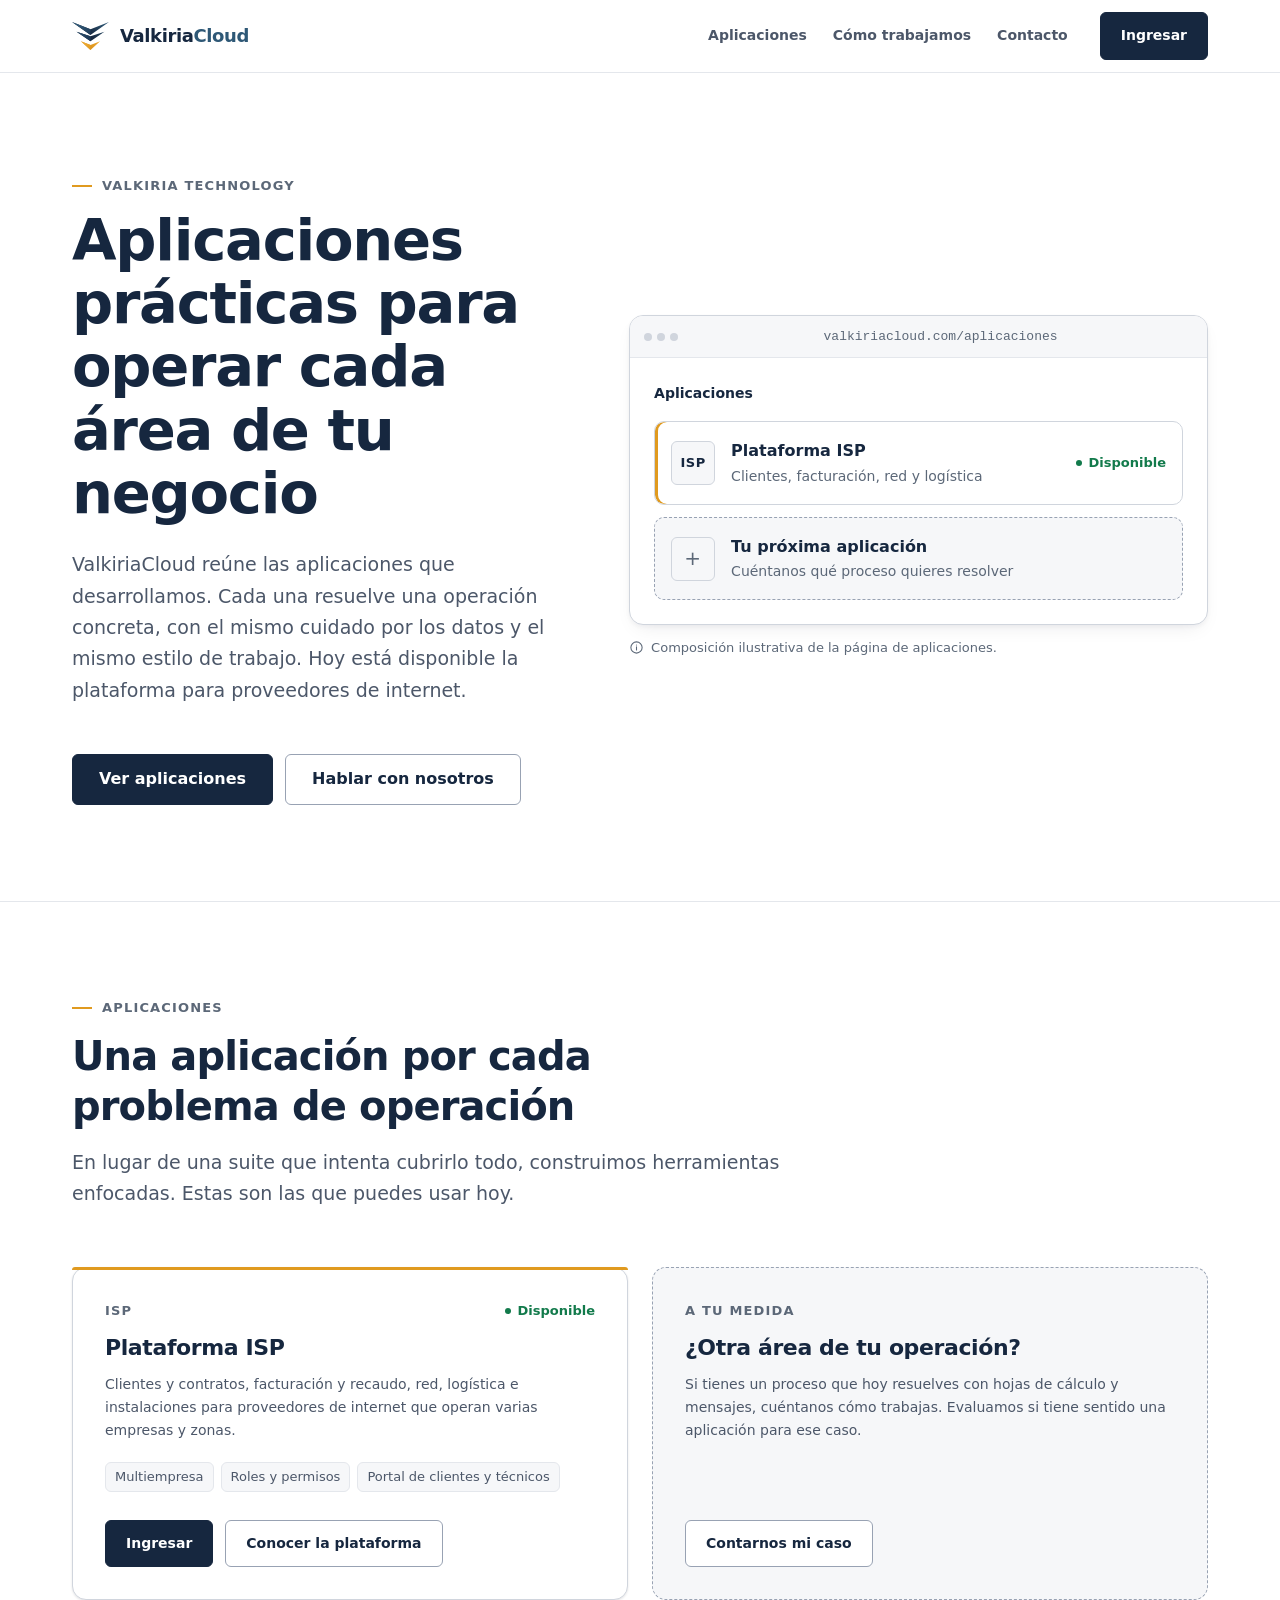
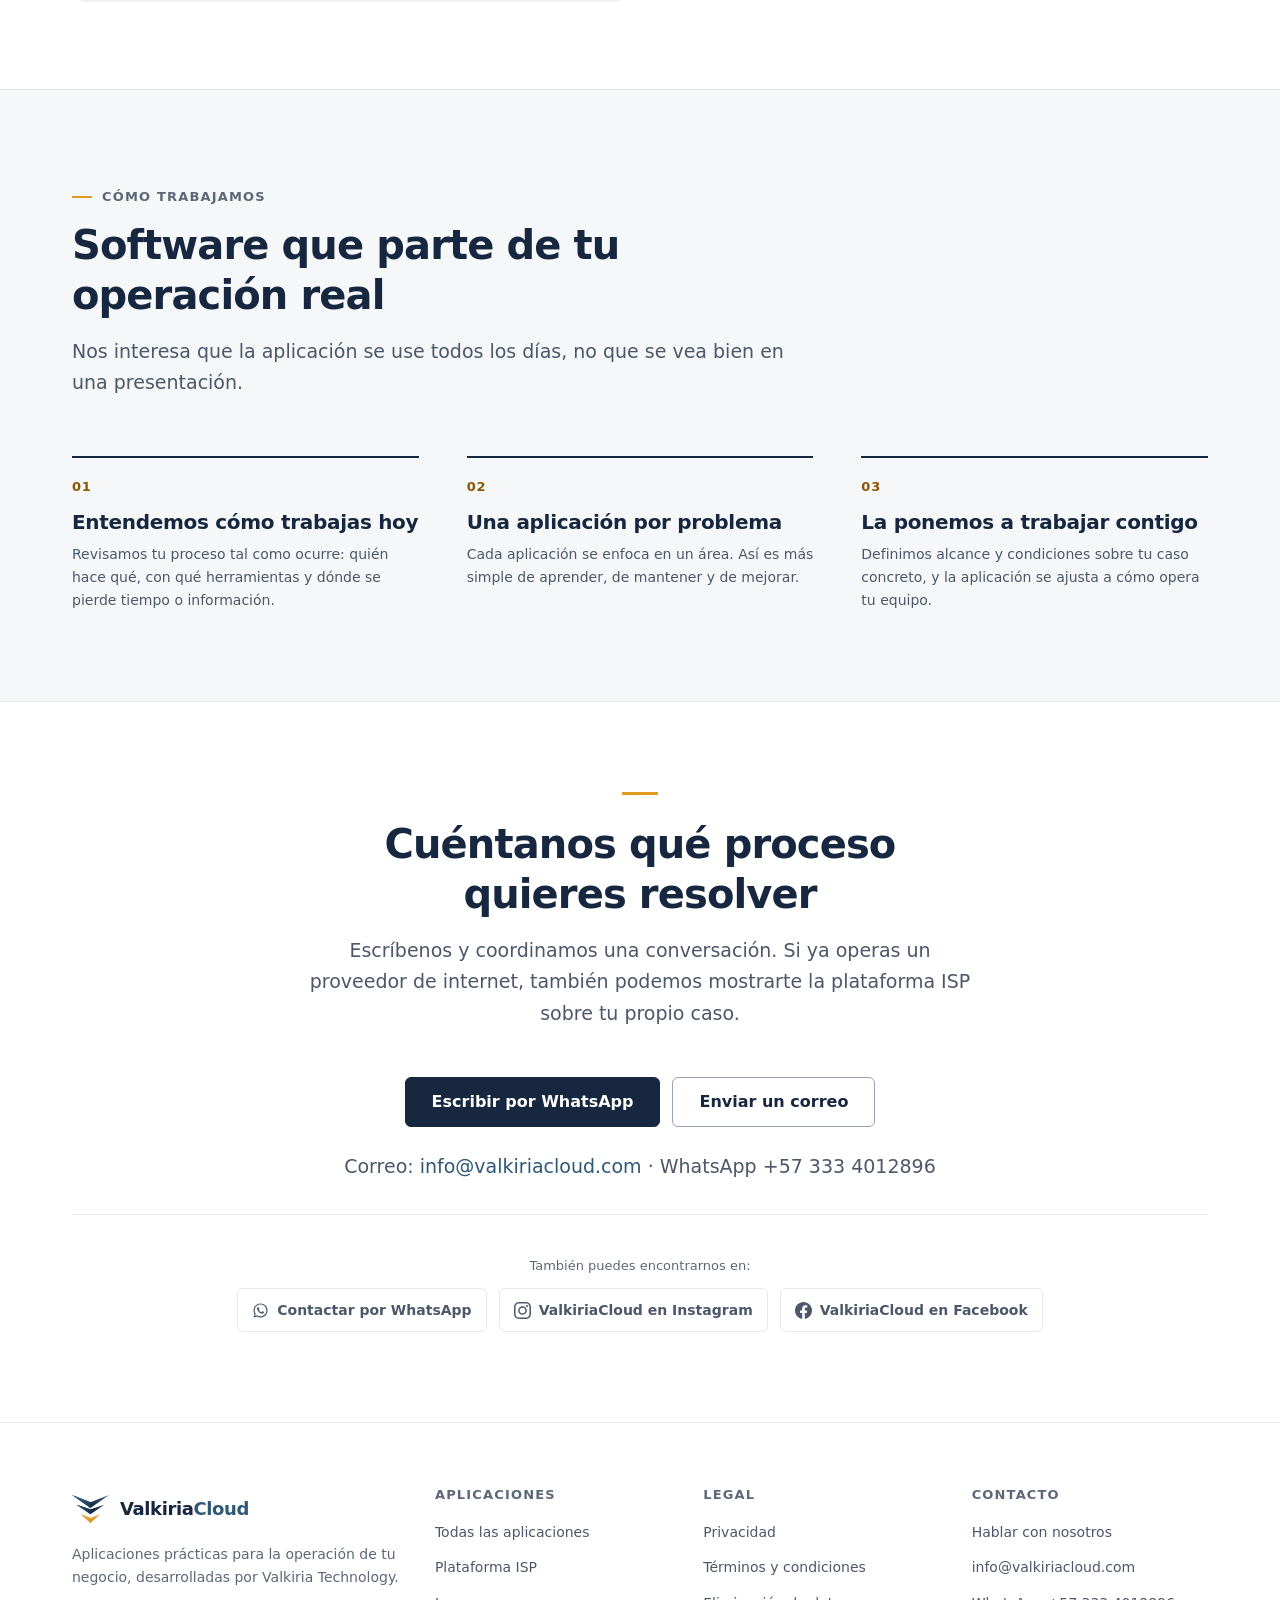
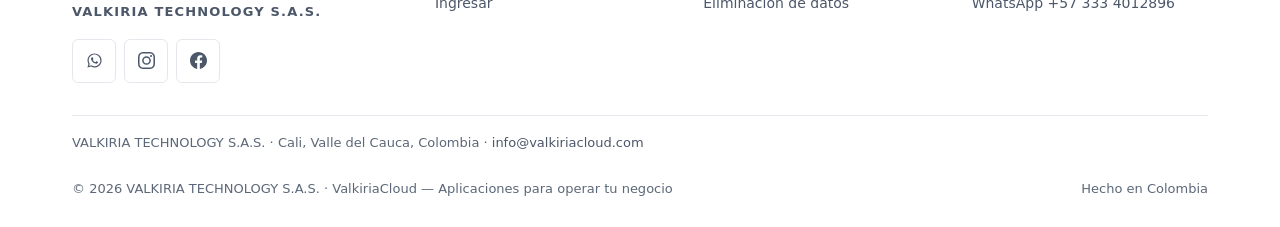
<file: index.html>
<!DOCTYPE html>
<html lang="es">
<head>
<meta charset="UTF-8">
<meta name="viewport" content="width=device-width, initial-scale=1">
<title>ValkiriaCloud — Aplicaciones prácticas para operar tu negocio</title>
<meta name="description" content="ValkiriaCloud reúne las aplicaciones de Valkiria Technology para operar distintas áreas de un negocio. Hoy: la plataforma ISP para proveedores de internet.">
<meta name="robots" content="index, follow">
<meta name="theme-color" content="#FFFFFF">
<link rel="canonical" href="https://valkiriacloud.com/">

<meta property="og:type" content="website">
<meta property="og:site_name" content="ValkiriaCloud">
<meta property="og:locale" content="es_CO">
<meta property="og:url" content="https://valkiriacloud.com/">
<meta property="og:title" content="ValkiriaCloud — Aplicaciones prácticas para operar tu negocio">
<meta property="og:description" content="Las aplicaciones de Valkiria Technology para operar distintas áreas de un negocio. Hoy disponible: la plataforma ISP.">

<meta name="twitter:card" content="summary">
<meta name="twitter:title" content="ValkiriaCloud — Aplicaciones prácticas para operar tu negocio">
<meta name="twitter:description" content="Las aplicaciones de Valkiria Technology para operar distintas áreas de un negocio.">

<link rel="icon" type="image/svg+xml" href="/assets/img/favicon.svg?v=20261029-001">
<link rel="shortcut icon" href="/assets/img/favicon.svg?v=20261029-001">
<link rel="stylesheet" href="/assets/css/site.css?v=20261029-001">

<script type="application/ld+json">
{
  "@context": "https://schema.org",
  "@type": "Organization",
  "name": "Valkiria Technology S.A.S.",
  "alternateName": "ValkiriaCloud",
  "url": "https://valkiriacloud.com/",
  "email": "info@valkiriacloud.com",
  "description": "Valkiria Technology desarrolla aplicaciones web para operar distintas áreas de un negocio. ValkiriaCloud reúne esas aplicaciones.",
  "address": { "@type": "PostalAddress", "addressLocality": "Cali", "addressRegion": "Valle del Cauca", "addressCountry": "CO" },
  "sameAs": [
    "https://www.instagram.com/valkiriacloud/",
    "https://www.facebook.com/valkiriacloud"
  ]
}
</script>
</head>
<body>

<a class="skip-link" href="#contenido">Saltar al contenido principal</a>

<header class="site-header" data-header>
  <div class="container header-inner">
    <a class="brand" href="/" aria-label="ValkiriaCloud, ir al inicio">
      <img class="brand-mark" src="/assets/img/valkiria-isotipo.svg?v=20261029-001" alt="" width="37" height="28">
      <span>Valkiria<span class="brand-word">Cloud</span></span>
    </a>
    <nav class="primary-nav" aria-label="Navegación principal">
      <ul>
        <li><a href="/aplicaciones/">Aplicaciones</a></li>
        <li><a href="/#como">Cómo trabajamos</a></li>
        <li><a href="/#contacto">Contacto</a></li>
      </ul>
    </nav>
    <div class="header-actions">
      <a class="btn btn--primary" href="/aplicaciones/">Ingresar</a>
    </div>
    <button class="nav-toggle" type="button" data-nav-toggle aria-expanded="false" aria-controls="mobile-nav" aria-label="Abrir menú de navegación">
      <svg class="icon-open" viewBox="0 0 24 24" fill="none" stroke="currentColor" stroke-width="1.8" stroke-linecap="round" aria-hidden="true" focusable="false"><path d="M4 7h16M4 12h16M4 17h16"/></svg>
      <svg class="icon-close" viewBox="0 0 24 24" fill="none" stroke="currentColor" stroke-width="1.8" stroke-linecap="round" aria-hidden="true" focusable="false"><path d="M6 6l12 12M18 6L6 18"/></svg>
    </button>
  </div>
  <nav class="mobile-nav" id="mobile-nav" aria-label="Navegación móvil" hidden>
    <ul>
      <li><a href="/aplicaciones/">Aplicaciones</a></li>
      <li><a href="/#como">Cómo trabajamos</a></li>
      <li><a href="/#contacto">Contacto</a></li>
    </ul>
    <div class="mobile-actions">
      <a class="btn btn--primary" href="/aplicaciones/">Ingresar</a>
    </div>
  </nav>
</header>

<main id="contenido">

  <!-- ============================ HERO ============================ -->
  <section class="hero" id="inicio">
    <div class="container hero-grid">
      <div>
        <span class="eyebrow">Valkiria Technology</span>
        <h1>Aplicaciones prácticas para operar cada área de tu negocio</h1>
        <p class="hero-lead">
          ValkiriaCloud reúne las aplicaciones que desarrollamos. Cada una resuelve una
          operación concreta, con el mismo cuidado por los datos y el mismo estilo de trabajo.
          Hoy está disponible la plataforma para proveedores de internet.
        </p>
        <div class="hero-actions">
          <a class="btn btn--primary btn--lg" href="/aplicaciones/">Ver aplicaciones</a>
          <a class="btn btn--secondary btn--lg" href="#contacto">Hablar con nosotros</a>
        </div>
      </div>

      <div>
        <div class="product" aria-hidden="true">
          <div class="product-bar">
            <div class="product-dots"><span></span><span></span><span></span></div>
            <p class="product-url">valkiriacloud.com/aplicaciones</p>
          </div>
          <div class="product-main launcher">
            <p class="product-title">Aplicaciones</p>
            <div class="launcher-row launcher-row--active">
              <span class="launcher-mark">ISP</span>
              <span class="launcher-text">
                <b>Plataforma ISP</b>
                <span>Clientes, facturación, red y logística</span>
              </span>
              <span class="status status--ok">Disponible</span>
            </div>
            <div class="launcher-row launcher-row--empty">
              <span class="launcher-mark">+</span>
              <span class="launcher-text">
                <b>Tu próxima aplicación</b>
                <span>Cuéntanos qué proceso quieres resolver</span>
              </span>
            </div>
          </div>
        </div>
        <p class="product-caption">
          <svg viewBox="0 0 24 24" fill="none" stroke="currentColor" stroke-width="1.7" stroke-linecap="round" stroke-linejoin="round" aria-hidden="true" focusable="false"><circle cx="12" cy="12" r="9"></circle><path d="M12 11v5M12 8h.01"></path></svg>
          <span>Composición ilustrativa de la página de aplicaciones.</span>
        </p>
      </div>
    </div>
  </section>

  <!-- ==================== APLICACIONES ==================== -->
  <section class="section" id="aplicaciones">
    <div class="container">
      <div class="section-head">
        <span class="eyebrow">Aplicaciones</span>
        <h2>Una aplicación por cada problema de operación</h2>
        <p>
          En lugar de una suite que intenta cubrirlo todo, construimos herramientas
          enfocadas. Estas son las que puedes usar hoy.
        </p>
      </div>

      <div class="apps">
        <article class="app">
          <div class="app-head">
            <span class="app-tag">ISP</span>
            <span class="status status--ok">Disponible</span>
          </div>
          <h3>Plataforma ISP</h3>
          <p>
            Clientes y contratos, facturación y recaudo, red, logística e instalaciones
            para proveedores de internet que operan varias empresas y zonas.
          </p>
          <ul class="app-meta" aria-label="Alcance de la aplicación">
            <li class="product-chip">Multiempresa</li>
            <li class="product-chip">Roles y permisos</li>
            <li class="product-chip">Portal de clientes y técnicos</li>
          </ul>
          <div class="app-actions">
            <a class="btn btn--primary" href="https://isp.valkiriacloud.com/">Ingresar</a>
            <a class="btn btn--secondary" href="/isp/">Conocer la plataforma</a>
          </div>
        </article>

        <article class="app app--custom">
          <div class="app-head">
            <span class="app-tag">A tu medida</span>
          </div>
          <h3>¿Otra área de tu operación?</h3>
          <p>
            Si tienes un proceso que hoy resuelves con hojas de cálculo y mensajes, cuéntanos
            cómo trabajas. Evaluamos si tiene sentido una aplicación para ese caso.
          </p>
          <div class="app-actions">
            <a class="btn btn--secondary" href="#contacto">Contarnos mi caso</a>
          </div>
        </article>
      </div>
    </div>
  </section>

  <!-- ==================== CÓMO TRABAJAMOS ==================== -->
  <section class="section section--muted" id="como">
    <div class="container">
      <div class="section-head">
        <span class="eyebrow">Cómo trabajamos</span>
        <h2>Software que parte de tu operación real</h2>
        <p>
          Nos interesa que la aplicación se use todos los días, no que se vea bien en una
          presentación.
        </p>
      </div>

      <ol class="method">
        <li>
          <span class="flow-num" aria-hidden="true">01</span>
          <h3>Entendemos cómo trabajas hoy</h3>
          <p>Revisamos tu proceso tal como ocurre: quién hace qué, con qué herramientas y dónde se pierde tiempo o información.</p>
        </li>
        <li>
          <span class="flow-num" aria-hidden="true">02</span>
          <h3>Una aplicación por problema</h3>
          <p>Cada aplicación se enfoca en un área. Así es más simple de aprender, de mantener y de mejorar.</p>
        </li>
        <li>
          <span class="flow-num" aria-hidden="true">03</span>
          <h3>La ponemos a trabajar contigo</h3>
          <p>Definimos alcance y condiciones sobre tu caso concreto, y la aplicación se ajusta a cómo opera tu equipo.</p>
        </li>
      </ol>
    </div>
  </section>

  <!-- ==================== CONTACTO ==================== -->
  <section class="section" id="contacto">
    <div class="container cta">
      <h2>Cuéntanos qué proceso quieres resolver</h2>
      <p>
        Escríbenos y coordinamos una conversación. Si ya operas un proveedor de internet,
        también podemos mostrarte la plataforma ISP sobre tu propio caso.
      </p>
      <div class="cta-actions">
        <a class="btn btn--primary btn--lg" href="https://wa.me/573334012896" target="_blank" rel="noopener noreferrer">Escribir por WhatsApp</a>
        <a class="btn btn--secondary btn--lg" href="mailto:info@valkiriacloud.com?subject=Contacto%20desde%20ValkiriaCloud">Enviar un correo</a>
      </div>
      <p class="note">Correo: <a href="mailto:info@valkiriacloud.com">info@valkiriacloud.com</a> · WhatsApp +57 333 4012896</p>
      <div class="social-note">
        <p>También puedes encontrarnos en:</p>
        <div class="social">
          <a href="https://wa.me/573334012896" target="_blank" rel="noopener noreferrer"><svg viewBox="0 0 24 24" fill="currentColor" aria-hidden="true" focusable="false"><path d="M12.04 2C6.58 2 2.13 6.45 2.13 11.91c0 1.75.46 3.45 1.32 4.95L2 22l5.25-1.38a9.87 9.87 0 0 0 4.79 1.22h.01c5.46 0 9.91-4.45 9.91-9.91 0-2.65-1.03-5.14-2.9-7.01A9.82 9.82 0 0 0 12.04 2zm0 18.15h-.01a8.2 8.2 0 0 1-4.18-1.15l-.3-.18-3.11.82.83-3.04-.2-.31a8.19 8.19 0 0 1-1.26-4.38c0-4.54 3.7-8.23 8.24-8.23 2.2 0 4.27.86 5.82 2.42a8.18 8.18 0 0 1 2.41 5.82c0 4.54-3.7 8.23-8.24 8.23zm4.52-6.16c-.25-.12-1.47-.72-1.69-.81-.23-.08-.39-.12-.56.13-.16.24-.64.8-.78.97-.15.16-.29.18-.54.06-.25-.12-1.05-.39-1.99-1.23-.74-.66-1.24-1.47-1.38-1.72-.15-.25-.02-.38.11-.5.11-.11.25-.29.37-.44.13-.15.17-.25.25-.41.08-.17.04-.31-.02-.43-.06-.12-.56-1.35-.77-1.84-.2-.49-.4-.42-.55-.43h-.47c-.16 0-.43.06-.65.31-.22.25-.85.83-.85 2.03s.87 2.35.99 2.51c.12.16 1.71 2.61 4.15 3.66.58.25 1.03.4 1.39.51.58.19 1.11.16 1.53.1.47-.07 1.44-.59 1.64-1.16.2-.57.2-1.06.14-1.16-.06-.1-.22-.16-.47-.28z"/></svg>Contactar por WhatsApp</a>
          <a href="https://www.instagram.com/valkiriacloud/" target="_blank" rel="noopener noreferrer"><svg viewBox="0 0 24 24" fill="currentColor" aria-hidden="true" focusable="false"><path d="M12 2.16c3.2 0 3.58.01 4.85.07 1.17.05 1.8.25 2.23.41.56.22.96.48 1.38.9.42.42.68.82.9 1.38.16.42.36 1.06.41 2.23.06 1.27.07 1.65.07 4.85s-.01 3.58-.07 4.85c-.05 1.17-.25 1.8-.41 2.23-.22.56-.48.96-.9 1.38-.42.42-.82.68-1.38.9-.42.16-1.06.36-2.23.41-1.27.06-1.65.07-4.85.07s-3.58-.01-4.85-.07c-1.17-.05-1.8-.25-2.23-.41-.56-.22-.96-.48-1.38-.9-.42-.42-.68-.82-.9-1.38-.16-.42-.36-1.06-.41-2.23C2.17 15.58 2.16 15.2 2.16 12s.01-3.58.07-4.85c.05-1.17.25-1.8.41-2.23.22-.56.48-.96.9-1.38.42-.42.82-.68 1.38-.9.42-.16 1.06-.36 2.23-.41C8.42 2.17 8.8 2.16 12 2.16M12 0C8.74 0 8.33.01 7.05.07 5.78.13 4.9.33 4.14.63c-.79.3-1.46.72-2.13 1.38C1.35 2.68.93 3.35.63 4.14.33 4.9.13 5.78.07 7.05.01 8.33 0 8.74 0 12s.01 3.67.07 4.95c.06 1.27.26 2.15.56 2.91.3.79.72 1.46 1.38 2.13.67.66 1.34 1.08 2.13 1.38.76.3 1.64.5 2.91.56C8.33 23.99 8.74 24 12 24s3.67-.01 4.95-.07c1.27-.06 2.15-.26 2.91-.56.79-.3 1.46-.72 2.13-1.38.66-.67 1.08-1.34 1.38-2.13.3-.76.5-1.64.56-2.91.06-1.28.07-1.69.07-4.95s-.01-3.67-.07-4.95c-.06-1.27-.26-2.15-.56-2.91-.3-.79-.72-1.46-1.38-2.13C21.32 1.35 20.65.93 19.86.63c-.76-.3-1.64-.5-2.91-.56C15.67.01 15.26 0 12 0zm0 5.84a6.16 6.16 0 1 0 0 12.32 6.16 6.16 0 0 0 0-12.32zM12 16a4 4 0 1 1 0-8 4 4 0 0 1 0 8zm7.85-10.4a1.44 1.44 0 1 1-2.88 0 1.44 1.44 0 0 1 2.88 0z"/></svg>ValkiriaCloud en Instagram</a>
          <a href="https://www.facebook.com/valkiriacloud" target="_blank" rel="noopener noreferrer"><svg viewBox="0 0 24 24" fill="currentColor" aria-hidden="true" focusable="false"><path d="M24 12.07C24 5.4 18.63 0 12 0S0 5.4 0 12.07C0 18.1 4.39 23.09 10.13 24v-8.44H7.08v-3.49h3.05V9.41c0-3.02 1.79-4.69 4.53-4.69 1.31 0 2.68.24 2.68.24v2.96h-1.51c-1.49 0-1.96.93-1.96 1.89v2.26h3.33l-.53 3.49h-2.8V24C19.61 23.09 24 18.1 24 12.07z"/></svg>ValkiriaCloud en Facebook</a>
        </div>
      </div>
    </div>
  </section>

</main>

<footer class="site-footer">
  <div class="container">
    <div class="footer-grid">
      <div class="footer-brand">
        <a class="brand" href="/">
          <img class="brand-mark" src="/assets/img/valkiria-isotipo.svg?v=20261029-001" alt="" width="37" height="28">
          <span>Valkiria<span class="brand-word">Cloud</span></span>
        </a>
        <p>
          Aplicaciones prácticas para la operación de tu negocio, desarrolladas por
          Valkiria Technology.
        </p>
        <span class="footer-org">Valkiria Technology S.A.S.</span>
        <div class="footer-social">
          <a href="https://wa.me/573334012896" target="_blank" rel="noopener noreferrer" aria-label="Contactar por WhatsApp">
            <svg viewBox="0 0 24 24" fill="currentColor" aria-hidden="true" focusable="false"><path d="M12.04 2C6.58 2 2.13 6.45 2.13 11.91c0 1.75.46 3.45 1.32 4.95L2 22l5.25-1.38a9.87 9.87 0 0 0 4.79 1.22h.01c5.46 0 9.91-4.45 9.91-9.91 0-2.65-1.03-5.14-2.9-7.01A9.82 9.82 0 0 0 12.04 2zm0 18.15h-.01a8.2 8.2 0 0 1-4.18-1.15l-.3-.18-3.11.82.83-3.04-.2-.31a8.19 8.19 0 0 1-1.26-4.38c0-4.54 3.7-8.23 8.24-8.23 2.2 0 4.27.86 5.82 2.42a8.18 8.18 0 0 1 2.41 5.82c0 4.54-3.7 8.23-8.24 8.23zm4.52-6.16c-.25-.12-1.47-.72-1.69-.81-.23-.08-.39-.12-.56.13-.16.24-.64.8-.78.97-.15.16-.29.18-.54.06-.25-.12-1.05-.39-1.99-1.23-.74-.66-1.24-1.47-1.38-1.72-.15-.25-.02-.38.11-.5.11-.11.25-.29.37-.44.13-.15.17-.25.25-.41.08-.17.04-.31-.02-.43-.06-.12-.56-1.35-.77-1.84-.2-.49-.4-.42-.55-.43h-.47c-.16 0-.43.06-.65.31-.22.25-.85.83-.85 2.03s.87 2.35.99 2.51c.12.16 1.71 2.61 4.15 3.66.58.25 1.03.4 1.39.51.58.19 1.11.16 1.53.1.47-.07 1.44-.59 1.64-1.16.2-.57.2-1.06.14-1.16-.06-.1-.22-.16-.47-.28z"/></svg>
          </a>
          <a href="https://www.instagram.com/valkiriacloud/" target="_blank" rel="noopener noreferrer" aria-label="ValkiriaCloud en Instagram">
            <svg viewBox="0 0 24 24" fill="currentColor" aria-hidden="true" focusable="false"><path d="M12 2.16c3.2 0 3.58.01 4.85.07 1.17.05 1.8.25 2.23.41.56.22.96.48 1.38.9.42.42.68.82.9 1.38.16.42.36 1.06.41 2.23.06 1.27.07 1.65.07 4.85s-.01 3.58-.07 4.85c-.05 1.17-.25 1.8-.41 2.23-.22.56-.48.96-.9 1.38-.42.42-.82.68-1.38.9-.42.16-1.06.36-2.23.41-1.27.06-1.65.07-4.85.07s-3.58-.01-4.85-.07c-1.17-.05-1.8-.25-2.23-.41-.56-.22-.96-.48-1.38-.9-.42-.42-.68-.82-.9-1.38-.16-.42-.36-1.06-.41-2.23C2.17 15.58 2.16 15.2 2.16 12s.01-3.58.07-4.85c.05-1.17.25-1.8.41-2.23.22-.56.48-.96.9-1.38.42-.42.82-.68 1.38-.9.42-.16 1.06-.36 2.23-.41C8.42 2.17 8.8 2.16 12 2.16M12 0C8.74 0 8.33.01 7.05.07 5.78.13 4.9.33 4.14.63c-.79.3-1.46.72-2.13 1.38C1.35 2.68.93 3.35.63 4.14.33 4.9.13 5.78.07 7.05.01 8.33 0 8.74 0 12s.01 3.67.07 4.95c.06 1.27.26 2.15.56 2.91.3.79.72 1.46 1.38 2.13.67.66 1.34 1.08 2.13 1.38.76.3 1.64.5 2.91.56C8.33 23.99 8.74 24 12 24s3.67-.01 4.95-.07c1.27-.06 2.15-.26 2.91-.56.79-.3 1.46-.72 2.13-1.38.66-.67 1.08-1.34 1.38-2.13.3-.76.5-1.64.56-2.91.06-1.28.07-1.69.07-4.95s-.01-3.67-.07-4.95c-.06-1.27-.26-2.15-.56-2.91-.3-.79-.72-1.46-1.38-2.13C21.32 1.35 20.65.93 19.86.63c-.76-.3-1.64-.5-2.91-.56C15.67.01 15.26 0 12 0zm0 5.84a6.16 6.16 0 1 0 0 12.32 6.16 6.16 0 0 0 0-12.32zM12 16a4 4 0 1 1 0-8 4 4 0 0 1 0 8zm7.85-10.4a1.44 1.44 0 1 1-2.88 0 1.44 1.44 0 0 1 2.88 0z"/></svg>
          </a>
          <a href="https://www.facebook.com/valkiriacloud" target="_blank" rel="noopener noreferrer" aria-label="ValkiriaCloud en Facebook">
            <svg viewBox="0 0 24 24" fill="currentColor" aria-hidden="true" focusable="false"><path d="M24 12.07C24 5.4 18.63 0 12 0S0 5.4 0 12.07C0 18.1 4.39 23.09 10.13 24v-8.44H7.08v-3.49h3.05V9.41c0-3.02 1.79-4.69 4.53-4.69 1.31 0 2.68.24 2.68.24v2.96h-1.51c-1.49 0-1.96.93-1.96 1.89v2.26h3.33l-.53 3.49h-2.8V24C19.61 23.09 24 18.1 24 12.07z"/></svg>
          </a>
        </div>
      </div>

      <nav class="footer-col" aria-label="Enlaces de aplicaciones">
        <h3>Aplicaciones</h3>
        <ul>
          <li><a href="/aplicaciones/">Todas las aplicaciones</a></li>
          <li><a href="/isp/">Plataforma ISP</a></li>
          <li><a href="/aplicaciones/">Ingresar</a></li>
        </ul>
      </nav>

      <nav class="footer-col" aria-label="Enlaces legales">
        <h3>Legal</h3>
        <ul>
          <li><a href="/privacidad/">Privacidad</a></li>
          <li><a href="/terminos/">Términos y condiciones</a></li>
          <li><a href="/eliminacion-datos/">Eliminación de datos</a></li>
        </ul>
      </nav>

      <nav class="footer-col" aria-label="Enlaces de contacto">
        <h3>Contacto</h3>
        <ul>
          <li><a href="/#contacto">Hablar con nosotros</a></li>
          <li><a href="mailto:info@valkiriacloud.com">info@valkiriacloud.com</a></li>
          <li><a href="https://wa.me/573334012896" target="_blank" rel="noopener noreferrer">WhatsApp +57 333 4012896</a></li>
        </ul>
      </nav>
    </div>

    <p class="footer-legal">
      VALKIRIA TECHNOLOGY S.A.S. &middot; Cali, Valle del Cauca, Colombia &middot;
      <a href="mailto:info@valkiriacloud.com">info@valkiriacloud.com</a>
    </p>

    <div class="footer-bottom">
      <p>&copy; <span data-year>2026</span> VALKIRIA TECHNOLOGY S.A.S. &middot; ValkiriaCloud &mdash; Aplicaciones para operar tu negocio</p>
      <p>Hecho en Colombia</p>
    </div>
  </div>
</footer>

<script src="/assets/js/site.js?v=20261029-001" defer></script>
</body>
</html>
</file>
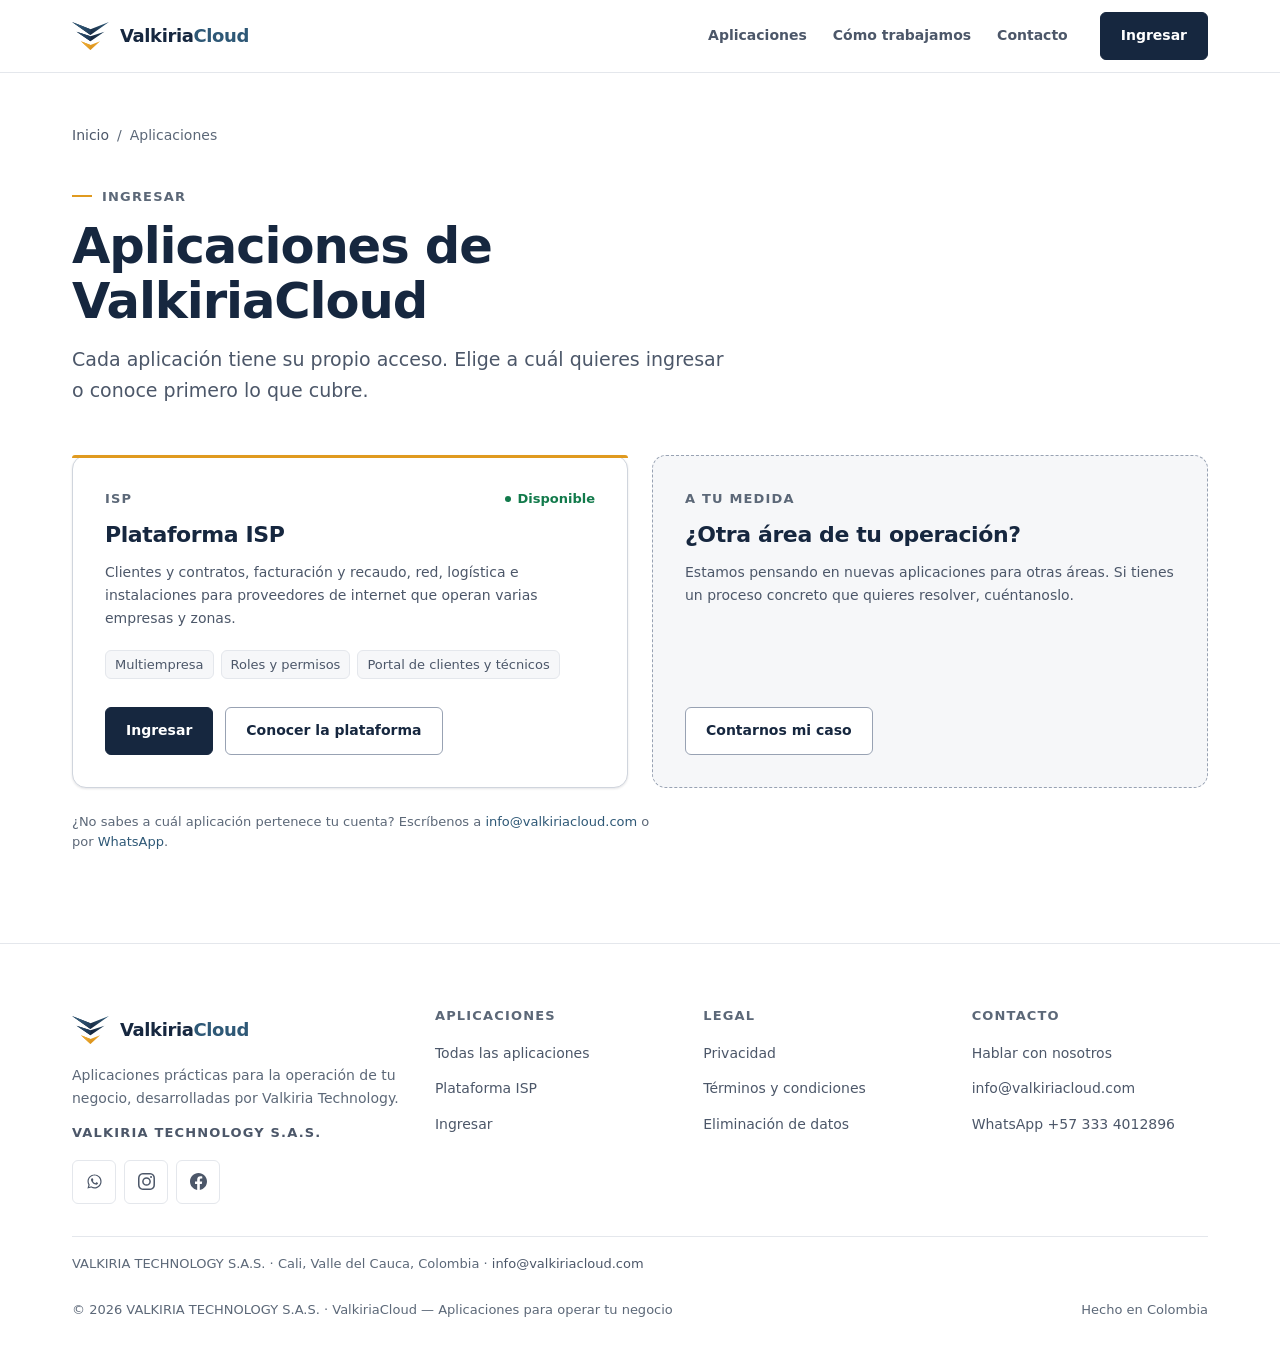
<file: aplicaciones/index.html>
<!DOCTYPE html>
<html lang="es">
<head>
<meta charset="UTF-8">
<meta name="viewport" content="width=device-width, initial-scale=1">
<title>Aplicaciones — ValkiriaCloud</title>
<meta name="description" content="Aplicaciones de ValkiriaCloud: elige a cuál ingresar o conoce lo que cubre cada una. Hoy disponible: la plataforma ISP.">
<meta name="robots" content="index, follow">
<meta name="theme-color" content="#FFFFFF">
<link rel="canonical" href="https://valkiriacloud.com/aplicaciones/">

<meta property="og:type" content="website">
<meta property="og:site_name" content="ValkiriaCloud">
<meta property="og:locale" content="es_CO">
<meta property="og:url" content="https://valkiriacloud.com/aplicaciones/">
<meta property="og:title" content="Aplicaciones — ValkiriaCloud">
<meta property="og:description" content="Elige la aplicación de ValkiriaCloud a la que quieres ingresar.">

<meta name="twitter:card" content="summary">
<meta name="twitter:title" content="Aplicaciones — ValkiriaCloud">
<meta name="twitter:description" content="Elige la aplicación de ValkiriaCloud a la que quieres ingresar.">

<link rel="icon" type="image/svg+xml" href="/assets/img/favicon.svg?v=20261029-001">
<link rel="shortcut icon" href="/assets/img/favicon.svg?v=20261029-001">
<link rel="stylesheet" href="/assets/css/site.css?v=20261029-001">
</head>
<body>

<a class="skip-link" href="#contenido">Saltar al contenido principal</a>

<header class="site-header" data-header>
  <div class="container header-inner">
    <a class="brand" href="/" aria-label="ValkiriaCloud, ir al inicio">
      <img class="brand-mark" src="/assets/img/valkiria-isotipo.svg?v=20261029-001" alt="" width="37" height="28">
      <span>Valkiria<span class="brand-word">Cloud</span></span>
    </a>
    <nav class="primary-nav" aria-label="Navegación principal">
      <ul>
        <li><a href="/aplicaciones/">Aplicaciones</a></li>
        <li><a href="/#como">Cómo trabajamos</a></li>
        <li><a href="/#contacto">Contacto</a></li>
      </ul>
    </nav>
    <div class="header-actions">
      <a class="btn btn--primary" href="/aplicaciones/">Ingresar</a>
    </div>
    <button class="nav-toggle" type="button" data-nav-toggle aria-expanded="false" aria-controls="mobile-nav" aria-label="Abrir menú de navegación">
      <svg class="icon-open" viewBox="0 0 24 24" fill="none" stroke="currentColor" stroke-width="1.8" stroke-linecap="round" aria-hidden="true" focusable="false"><path d="M4 7h16M4 12h16M4 17h16"/></svg>
      <svg class="icon-close" viewBox="0 0 24 24" fill="none" stroke="currentColor" stroke-width="1.8" stroke-linecap="round" aria-hidden="true" focusable="false"><path d="M6 6l12 12M18 6L6 18"/></svg>
    </button>
  </div>
  <nav class="mobile-nav" id="mobile-nav" aria-label="Navegación móvil" hidden>
    <ul>
      <li><a href="/aplicaciones/">Aplicaciones</a></li>
      <li><a href="/#como">Cómo trabajamos</a></li>
      <li><a href="/#contacto">Contacto</a></li>
    </ul>
    <div class="mobile-actions">
      <a class="btn btn--primary" href="/aplicaciones/">Ingresar</a>
    </div>
  </nav>
</header>

<main id="contenido">
  <section class="page-head">
    <div class="container">
      <nav class="crumbs" aria-label="Ruta de navegación">
        <a href="/">Inicio</a><span aria-hidden="true">/</span><span aria-current="page">Aplicaciones</span>
      </nav>
      <span class="eyebrow">Ingresar</span>
      <h1>Aplicaciones de ValkiriaCloud</h1>
      <p class="page-lead">
        Cada aplicación tiene su propio acceso. Elige a cuál quieres ingresar o conoce
        primero lo que cubre.
      </p>
    </div>
  </section>

  <section class="section section--plain apps-section">
    <div class="container">
      <div class="apps">
        <article class="app">
          <div class="app-head">
            <span class="app-tag">ISP</span>
            <span class="status status--ok">Disponible</span>
          </div>
          <h2 class="app-title">Plataforma ISP</h2>
          <p>
            Clientes y contratos, facturación y recaudo, red, logística e instalaciones
            para proveedores de internet que operan varias empresas y zonas.
          </p>
          <ul class="app-meta" aria-label="Alcance de la aplicación">
            <li class="product-chip">Multiempresa</li>
            <li class="product-chip">Roles y permisos</li>
            <li class="product-chip">Portal de clientes y técnicos</li>
          </ul>
          <div class="app-actions">
            <a class="btn btn--primary" href="https://isp.valkiriacloud.com/">Ingresar</a>
            <a class="btn btn--secondary" href="/isp/">Conocer la plataforma</a>
          </div>
        </article>

        <article class="app app--custom">
          <div class="app-head">
            <span class="app-tag">A tu medida</span>
          </div>
          <h2 class="app-title">¿Otra área de tu operación?</h2>
          <p>
            Estamos pensando en nuevas aplicaciones para otras áreas. Si tienes un proceso
            concreto que quieres resolver, cuéntanoslo.
          </p>
          <div class="app-actions">
            <a class="btn btn--secondary" href="/#contacto">Contarnos mi caso</a>
          </div>
        </article>
      </div>

      <p class="note note--spaced">
        ¿No sabes a cuál aplicación pertenece tu cuenta? Escríbenos a
        <a href="mailto:info@valkiriacloud.com">info@valkiriacloud.com</a> o por
        <a href="https://wa.me/573334012896" target="_blank" rel="noopener noreferrer">WhatsApp</a>.
      </p>
    </div>
  </section>
</main>

<footer class="site-footer">
  <div class="container">
    <div class="footer-grid">
      <div class="footer-brand">
        <a class="brand" href="/">
          <img class="brand-mark" src="/assets/img/valkiria-isotipo.svg?v=20261029-001" alt="" width="37" height="28">
          <span>Valkiria<span class="brand-word">Cloud</span></span>
        </a>
        <p>
          Aplicaciones prácticas para la operación de tu negocio, desarrolladas por
          Valkiria Technology.
        </p>
        <span class="footer-org">Valkiria Technology S.A.S.</span>
        <div class="footer-social">
          <a href="https://wa.me/573334012896" target="_blank" rel="noopener noreferrer" aria-label="Contactar por WhatsApp">
            <svg viewBox="0 0 24 24" fill="currentColor" aria-hidden="true" focusable="false"><path d="M12.04 2C6.58 2 2.13 6.45 2.13 11.91c0 1.75.46 3.45 1.32 4.95L2 22l5.25-1.38a9.87 9.87 0 0 0 4.79 1.22h.01c5.46 0 9.91-4.45 9.91-9.91 0-2.65-1.03-5.14-2.9-7.01A9.82 9.82 0 0 0 12.04 2zm0 18.15h-.01a8.2 8.2 0 0 1-4.18-1.15l-.3-.18-3.11.82.83-3.04-.2-.31a8.19 8.19 0 0 1-1.26-4.38c0-4.54 3.7-8.23 8.24-8.23 2.2 0 4.27.86 5.82 2.42a8.18 8.18 0 0 1 2.41 5.82c0 4.54-3.7 8.23-8.24 8.23zm4.52-6.16c-.25-.12-1.47-.72-1.69-.81-.23-.08-.39-.12-.56.13-.16.24-.64.8-.78.97-.15.16-.29.18-.54.06-.25-.12-1.05-.39-1.99-1.23-.74-.66-1.24-1.47-1.38-1.72-.15-.25-.02-.38.11-.5.11-.11.25-.29.37-.44.13-.15.17-.25.25-.41.08-.17.04-.31-.02-.43-.06-.12-.56-1.35-.77-1.84-.2-.49-.4-.42-.55-.43h-.47c-.16 0-.43.06-.65.31-.22.25-.85.83-.85 2.03s.87 2.35.99 2.51c.12.16 1.71 2.61 4.15 3.66.58.25 1.03.4 1.39.51.58.19 1.11.16 1.53.1.47-.07 1.44-.59 1.64-1.16.2-.57.2-1.06.14-1.16-.06-.1-.22-.16-.47-.28z"/></svg>
          </a>
          <a href="https://www.instagram.com/valkiriacloud/" target="_blank" rel="noopener noreferrer" aria-label="ValkiriaCloud en Instagram">
            <svg viewBox="0 0 24 24" fill="currentColor" aria-hidden="true" focusable="false"><path d="M12 2.16c3.2 0 3.58.01 4.85.07 1.17.05 1.8.25 2.23.41.56.22.96.48 1.38.9.42.42.68.82.9 1.38.16.42.36 1.06.41 2.23.06 1.27.07 1.65.07 4.85s-.01 3.58-.07 4.85c-.05 1.17-.25 1.8-.41 2.23-.22.56-.48.96-.9 1.38-.42.42-.82.68-1.38.9-.42.16-1.06.36-2.23.41-1.27.06-1.65.07-4.85.07s-3.58-.01-4.85-.07c-1.17-.05-1.8-.25-2.23-.41-.56-.22-.96-.48-1.38-.9-.42-.42-.68-.82-.9-1.38-.16-.42-.36-1.06-.41-2.23C2.17 15.58 2.16 15.2 2.16 12s.01-3.58.07-4.85c.05-1.17.25-1.8.41-2.23.22-.56.48-.96.9-1.38.42-.42.82-.68 1.38-.9.42-.16 1.06-.36 2.23-.41C8.42 2.17 8.8 2.16 12 2.16M12 0C8.74 0 8.33.01 7.05.07 5.78.13 4.9.33 4.14.63c-.79.3-1.46.72-2.13 1.38C1.35 2.68.93 3.35.63 4.14.33 4.9.13 5.78.07 7.05.01 8.33 0 8.74 0 12s.01 3.67.07 4.95c.06 1.27.26 2.15.56 2.91.3.79.72 1.46 1.38 2.13.67.66 1.34 1.08 2.13 1.38.76.3 1.64.5 2.91.56C8.33 23.99 8.74 24 12 24s3.67-.01 4.95-.07c1.27-.06 2.15-.26 2.91-.56.79-.3 1.46-.72 2.13-1.38.66-.67 1.08-1.34 1.38-2.13.3-.76.5-1.64.56-2.91.06-1.28.07-1.69.07-4.95s-.01-3.67-.07-4.95c-.06-1.27-.26-2.15-.56-2.91-.3-.79-.72-1.46-1.38-2.13C21.32 1.35 20.65.93 19.86.63c-.76-.3-1.64-.5-2.91-.56C15.67.01 15.26 0 12 0zm0 5.84a6.16 6.16 0 1 0 0 12.32 6.16 6.16 0 0 0 0-12.32zM12 16a4 4 0 1 1 0-8 4 4 0 0 1 0 8zm7.85-10.4a1.44 1.44 0 1 1-2.88 0 1.44 1.44 0 0 1 2.88 0z"/></svg>
          </a>
          <a href="https://www.facebook.com/valkiriacloud" target="_blank" rel="noopener noreferrer" aria-label="ValkiriaCloud en Facebook">
            <svg viewBox="0 0 24 24" fill="currentColor" aria-hidden="true" focusable="false"><path d="M24 12.07C24 5.4 18.63 0 12 0S0 5.4 0 12.07C0 18.1 4.39 23.09 10.13 24v-8.44H7.08v-3.49h3.05V9.41c0-3.02 1.79-4.69 4.53-4.69 1.31 0 2.68.24 2.68.24v2.96h-1.51c-1.49 0-1.96.93-1.96 1.89v2.26h3.33l-.53 3.49h-2.8V24C19.61 23.09 24 18.1 24 12.07z"/></svg>
          </a>
        </div>
      </div>

      <nav class="footer-col" aria-label="Enlaces de aplicaciones">
        <h3>Aplicaciones</h3>
        <ul>
          <li><a href="/aplicaciones/">Todas las aplicaciones</a></li>
          <li><a href="/isp/">Plataforma ISP</a></li>
          <li><a href="/aplicaciones/">Ingresar</a></li>
        </ul>
      </nav>

      <nav class="footer-col" aria-label="Enlaces legales">
        <h3>Legal</h3>
        <ul>
          <li><a href="/privacidad/">Privacidad</a></li>
          <li><a href="/terminos/">Términos y condiciones</a></li>
          <li><a href="/eliminacion-datos/">Eliminación de datos</a></li>
        </ul>
      </nav>

      <nav class="footer-col" aria-label="Enlaces de contacto">
        <h3>Contacto</h3>
        <ul>
          <li><a href="/#contacto">Hablar con nosotros</a></li>
          <li><a href="mailto:info@valkiriacloud.com">info@valkiriacloud.com</a></li>
          <li><a href="https://wa.me/573334012896" target="_blank" rel="noopener noreferrer">WhatsApp +57 333 4012896</a></li>
        </ul>
      </nav>
    </div>

    <p class="footer-legal">
      VALKIRIA TECHNOLOGY S.A.S. &middot; Cali, Valle del Cauca, Colombia &middot;
      <a href="mailto:info@valkiriacloud.com">info@valkiriacloud.com</a>
    </p>

    <div class="footer-bottom">
      <p>&copy; <span data-year>2026</span> VALKIRIA TECHNOLOGY S.A.S. &middot; ValkiriaCloud &mdash; Aplicaciones para operar tu negocio</p>
      <p>Hecho en Colombia</p>
    </div>
  </div>
</footer>

<script src="/assets/js/site.js?v=20261029-001" defer></script>
</body>
</html>
</file>
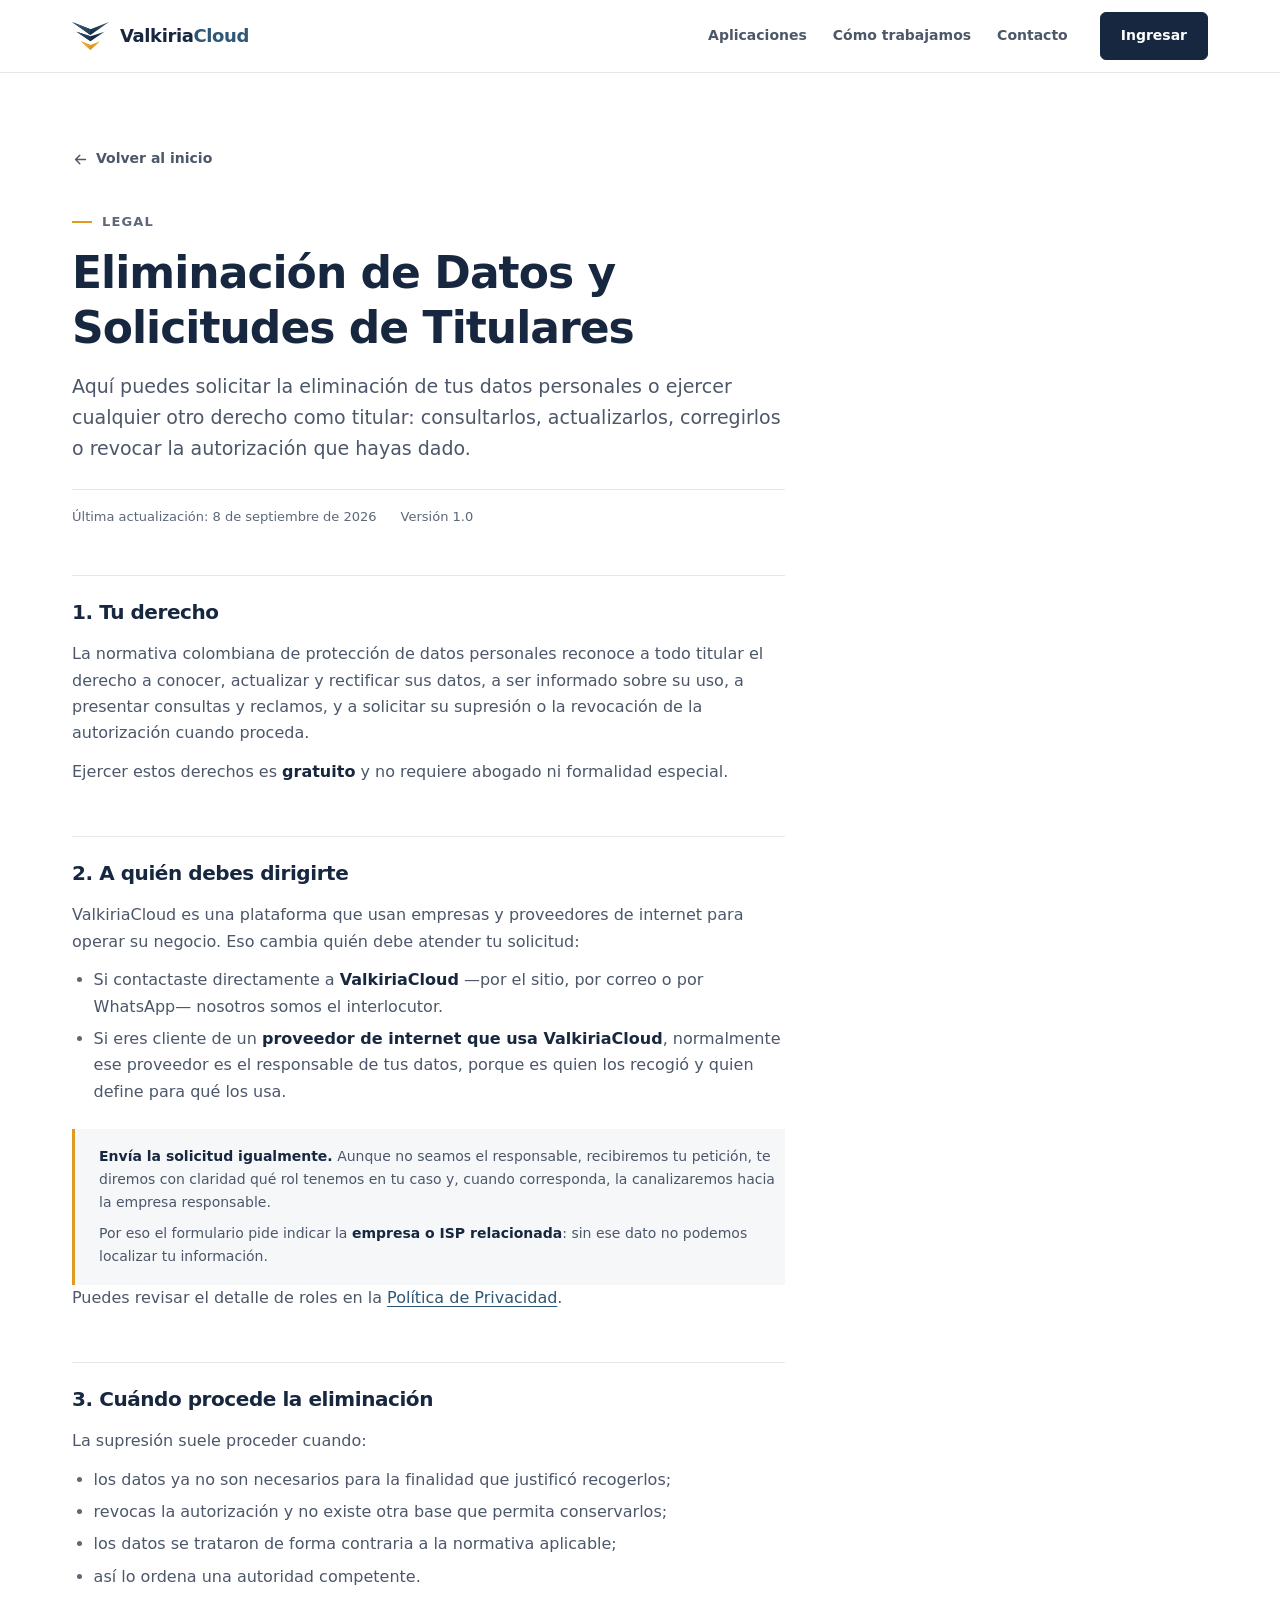
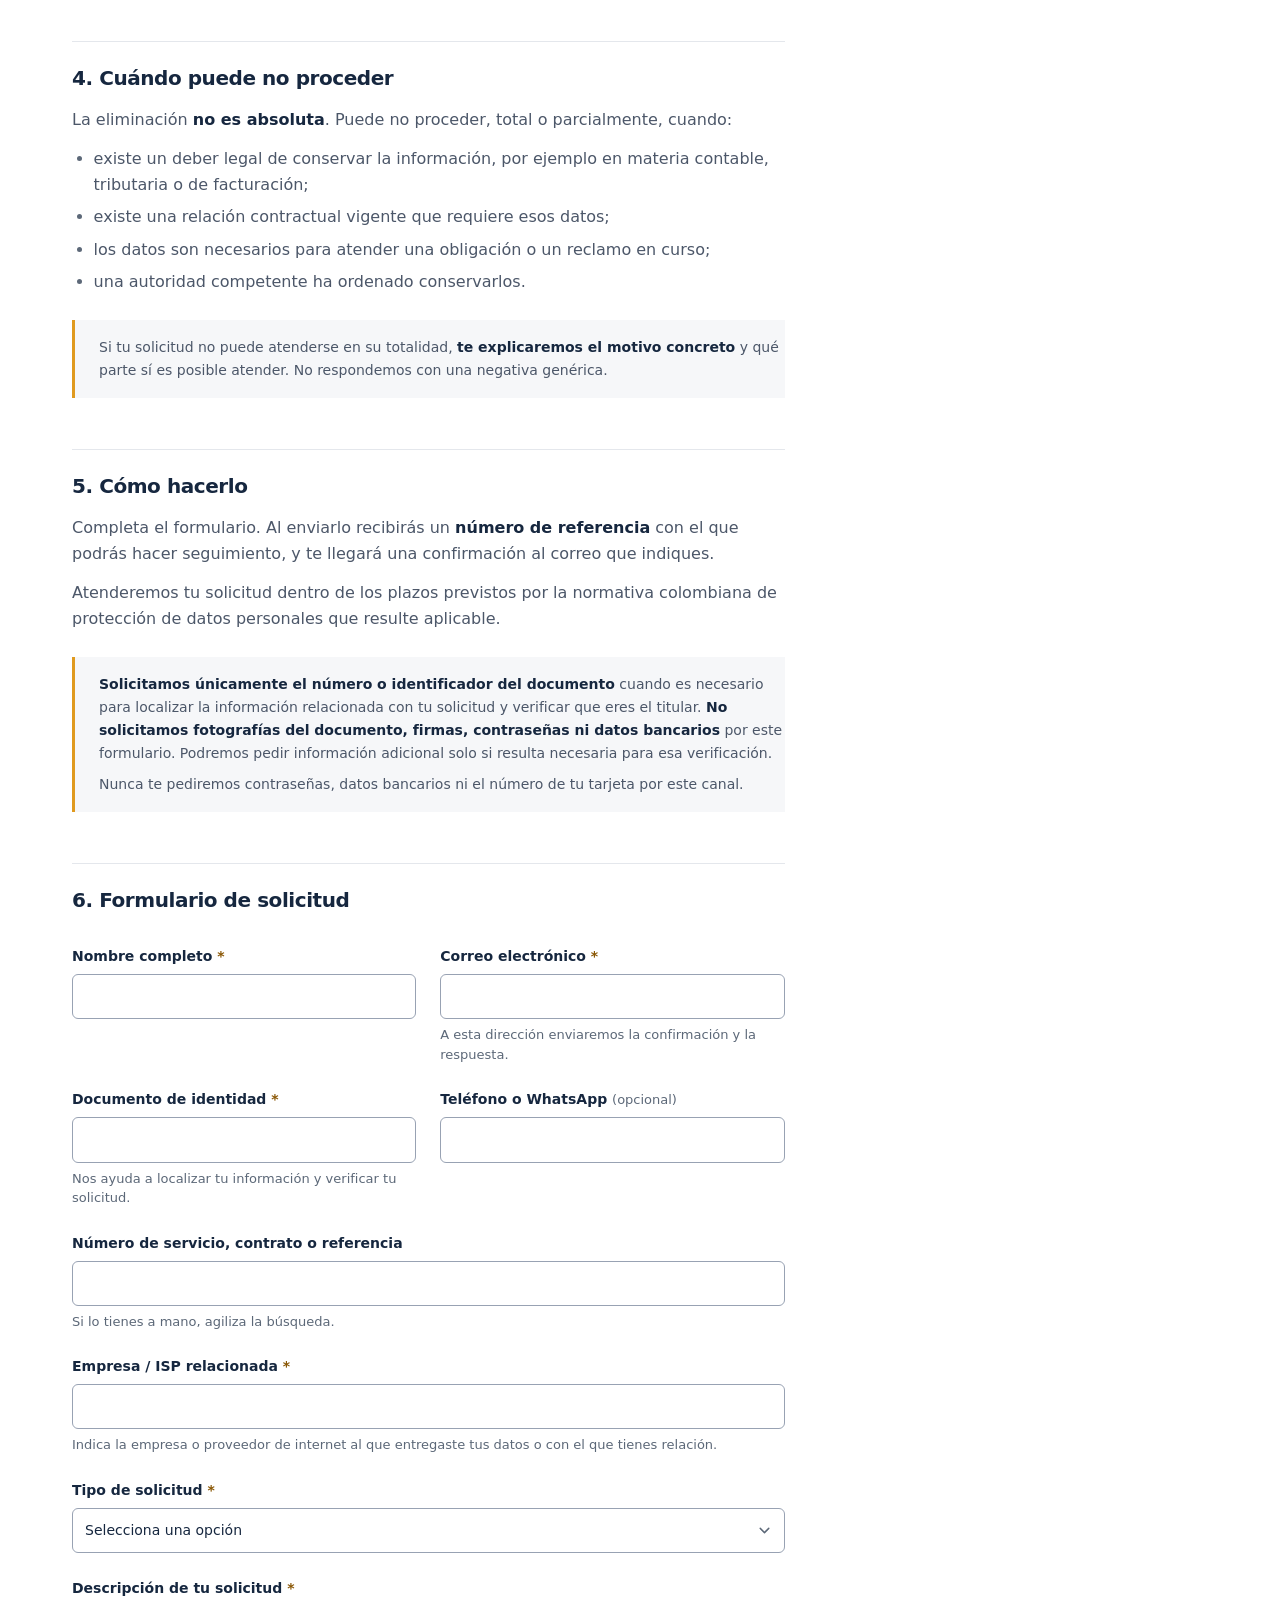
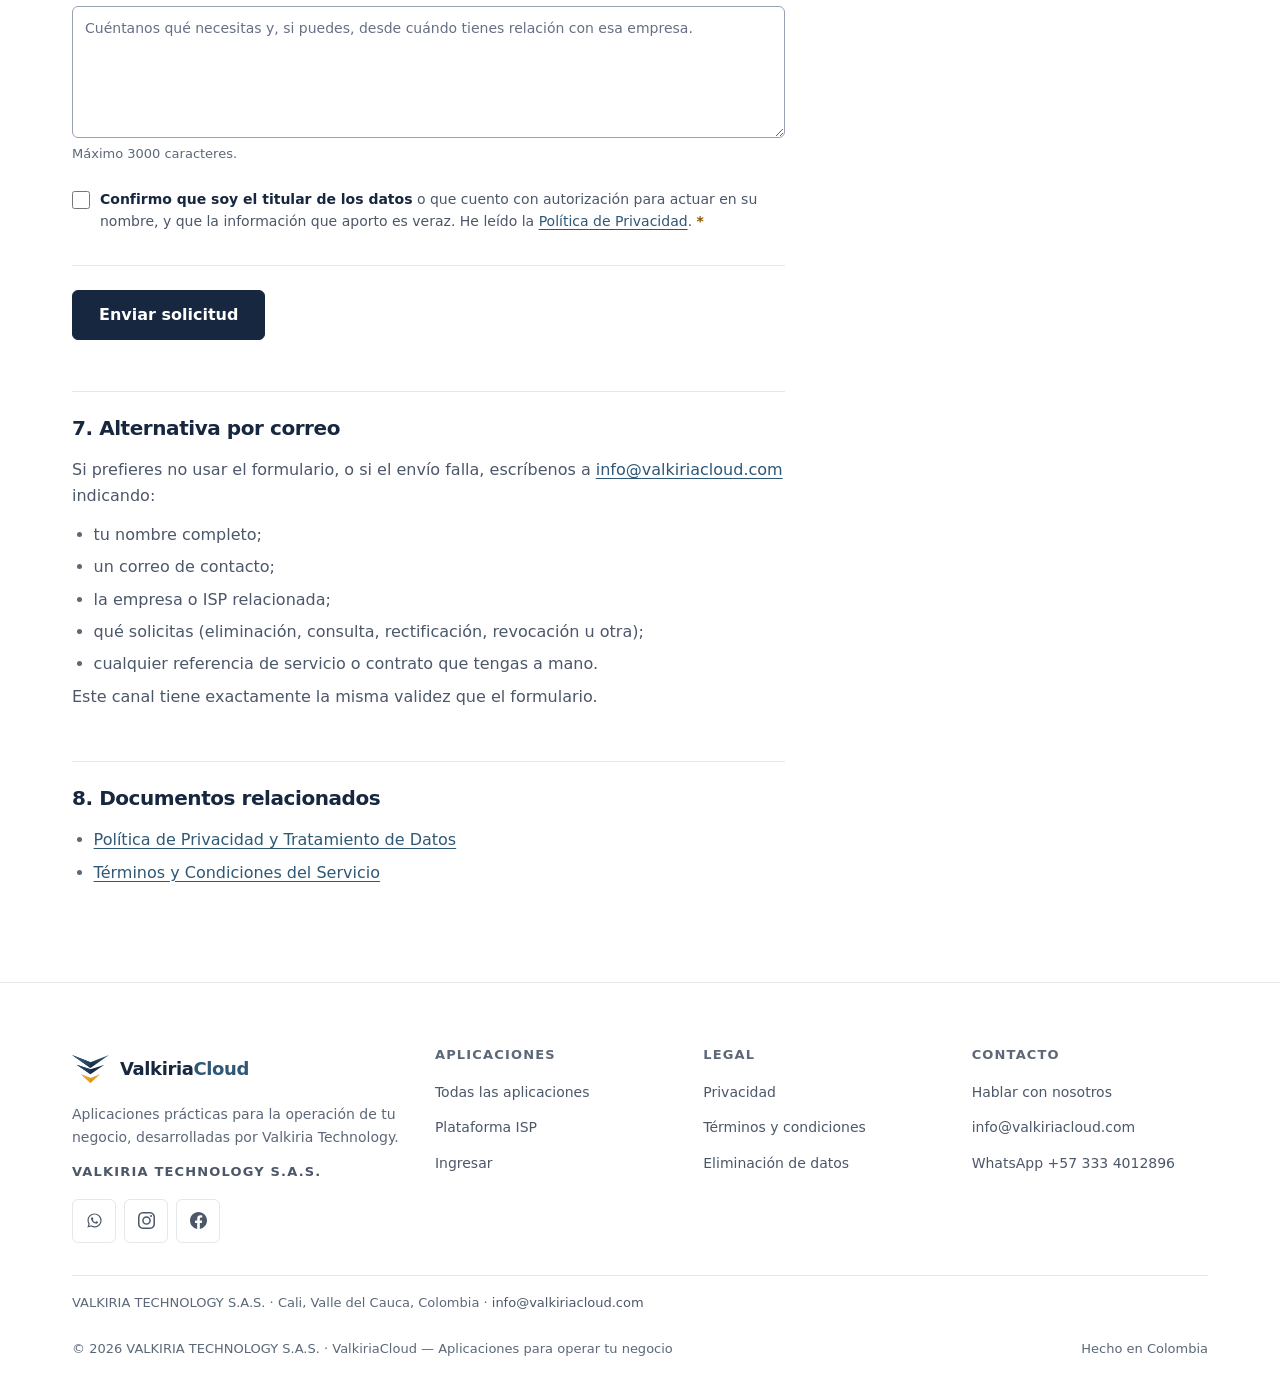
<file: eliminacion-datos/index.html>
<!DOCTYPE html>
<html lang="es">
<head>
<meta charset="UTF-8">
<meta name="viewport" content="width=device-width, initial-scale=1">
<title>Eliminación de Datos y Solicitudes de Titulares — ValkiriaCloud</title>
<meta name="description" content="Solicita la eliminación de tus datos personales o ejerce tus derechos como titular ante VALKIRIA TECHNOLOGY S.A.S. Formulario en línea con número de referencia y alternativa por correo.">
<meta name="robots" content="index, follow">
<meta name="theme-color" content="#FFFFFF">
<link rel="canonical" href="https://valkiriacloud.com/eliminacion-datos/">

<meta property="og:type" content="article">
<meta property="og:site_name" content="ValkiriaCloud">
<meta property="og:locale" content="es_CO">
<meta property="og:url" content="https://valkiriacloud.com/eliminacion-datos/">
<meta property="og:title" content="Eliminación de Datos y Solicitudes de Titulares — ValkiriaCloud">
<meta property="og:description" content="Formulario para solicitar eliminación, consulta, rectificación o revocación de autorización sobre tus datos personales.">

<meta name="twitter:card" content="summary">
<meta name="twitter:title" content="Eliminación de Datos — ValkiriaCloud">
<meta name="twitter:description" content="Ejerce tus derechos como titular de datos personales.">

<link rel="icon" type="image/svg+xml" href="/assets/img/favicon.svg?v=20261029-001">
<link rel="shortcut icon" href="/assets/img/favicon.svg?v=20261029-001">
<link rel="stylesheet" href="/assets/css/site.css?v=20261029-001">
</head>
<body>

<a class="skip-link" href="#contenido">Saltar al contenido principal</a>

<header class="site-header" data-header>
  <div class="container header-inner">
    <a class="brand" href="/" aria-label="ValkiriaCloud, ir al inicio">
      <img class="brand-mark" src="/assets/img/valkiria-isotipo.svg?v=20261029-001" alt="" width="37" height="28">
      <span>Valkiria<span class="brand-word">Cloud</span></span>
    </a>
    <nav class="primary-nav" aria-label="Navegación principal">
      <ul>
        <li><a href="/aplicaciones/">Aplicaciones</a></li>
        <li><a href="/#como">Cómo trabajamos</a></li>
        <li><a href="/#contacto">Contacto</a></li>
      </ul>
    </nav>
    <div class="header-actions">
      <a class="btn btn--primary" href="/aplicaciones/">Ingresar</a>
    </div>
    <button class="nav-toggle" type="button" data-nav-toggle aria-expanded="false" aria-controls="mobile-nav" aria-label="Abrir menú de navegación">
      <svg class="icon-open" viewBox="0 0 24 24" fill="none" stroke="currentColor" stroke-width="1.8" stroke-linecap="round" aria-hidden="true" focusable="false"><path d="M4 7h16M4 12h16M4 17h16"/></svg>
      <svg class="icon-close" viewBox="0 0 24 24" fill="none" stroke="currentColor" stroke-width="1.8" stroke-linecap="round" aria-hidden="true" focusable="false"><path d="M6 6l12 12M18 6L6 18"/></svg>
    </button>
  </div>
  <nav class="mobile-nav" id="mobile-nav" aria-label="Navegación móvil" hidden>
    <ul>
      <li><a href="/aplicaciones/">Aplicaciones</a></li>
      <li><a href="/#como">Cómo trabajamos</a></li>
      <li><a href="/#contacto">Contacto</a></li>
    </ul>
    <div class="mobile-actions">
      <a class="btn btn--primary" href="/aplicaciones/">Ingresar</a>
    </div>
  </nav>
</header>

<main id="contenido">
  <div class="container legal">

    <a class="back-link" href="/">
      <svg viewBox="0 0 24 24" fill="none" stroke="currentColor" stroke-width="2" stroke-linecap="round" stroke-linejoin="round" aria-hidden="true" focusable="false"><path d="M19 12H5M11 18l-6-6 6-6"/></svg>
      Volver al inicio
    </a>

    <div class="legal-head">
      <span class="eyebrow">Legal</span>
      <h1>Eliminación de Datos y Solicitudes de Titulares</h1>
      <p class="legal-lead">
        Aquí puedes solicitar la eliminación de tus datos personales o ejercer cualquier
        otro derecho como titular: consultarlos, actualizarlos, corregirlos o revocar la
        autorización que hayas dado.
      </p>
      <div class="legal-meta">
        <span>Última actualización: 8 de septiembre de 2026</span>
        <span>Versión 1.0</span>
      </div>
    </div>

    <article class="prose">

      <section id="derecho">
        <h2>1. Tu derecho</h2>
        <p>
          La normativa colombiana de protección de datos personales reconoce a todo titular
          el derecho a conocer, actualizar y rectificar sus datos, a ser informado sobre su
          uso, a presentar consultas y reclamos, y a solicitar su supresión o la revocación
          de la autorización cuando proceda.
        </p>
        <p>
          Ejercer estos derechos es <strong>gratuito</strong> y no requiere abogado ni
          formalidad especial.
        </p>
      </section>

      <section id="quien">
        <h2>2. A quién debes dirigirte</h2>
        <p>
          ValkiriaCloud es una plataforma que usan empresas y proveedores de internet para
          operar su negocio. Eso cambia quién debe atender tu solicitud:
        </p>
        <ul>
          <li>
            Si contactaste directamente a <strong>ValkiriaCloud</strong> —por el sitio, por
            correo o por WhatsApp— nosotros somos el interlocutor.
          </li>
          <li>
            Si eres cliente de un <strong>proveedor de internet que usa ValkiriaCloud</strong>,
            normalmente ese proveedor es el responsable de tus datos, porque es quien los
            recogió y quien define para qué los usa.
          </li>
        </ul>
        <div class="callout">
          <p>
            <strong>Envía la solicitud igualmente.</strong> Aunque no seamos el responsable,
            recibiremos tu petición, te diremos con claridad qué rol tenemos en tu caso y,
            cuando corresponda, la canalizaremos hacia la empresa responsable.
          </p>
          <p>
            Por eso el formulario pide indicar la <strong>empresa o ISP relacionada</strong>:
            sin ese dato no podemos localizar tu información.
          </p>
        </div>
        <p>
          Puedes revisar el detalle de roles en la
          <a href="/privacidad/">Política de Privacidad</a>.
        </p>
      </section>

      <section id="procede">
        <h2>3. Cuándo procede la eliminación</h2>
        <p>La supresión suele proceder cuando:</p>
        <ul>
          <li>los datos ya no son necesarios para la finalidad que justificó recogerlos;</li>
          <li>revocas la autorización y no existe otra base que permita conservarlos;</li>
          <li>los datos se trataron de forma contraria a la normativa aplicable;</li>
          <li>así lo ordena una autoridad competente.</li>
        </ul>
      </section>

      <section id="conservacion">
        <h2>4. Cuándo puede no proceder</h2>
        <p>
          La eliminación <strong>no es absoluta</strong>. Puede no proceder, total o
          parcialmente, cuando:
        </p>
        <ul>
          <li>existe un deber legal de conservar la información, por ejemplo en materia contable, tributaria o de facturación;</li>
          <li>existe una relación contractual vigente que requiere esos datos;</li>
          <li>los datos son necesarios para atender una obligación o un reclamo en curso;</li>
          <li>una autoridad competente ha ordenado conservarlos.</li>
        </ul>
        <div class="callout">
          <p>
            Si tu solicitud no puede atenderse en su totalidad, <strong>te explicaremos el
            motivo concreto</strong> y qué parte sí es posible atender. No respondemos con
            una negativa genérica.
          </p>
        </div>
      </section>

      <section id="como">
        <h2>5. Cómo hacerlo</h2>
        <p>
          Completa el formulario. Al enviarlo recibirás un <strong>número de
          referencia</strong> con el que podrás hacer seguimiento, y te llegará una
          confirmación al correo que indiques.
        </p>
        <p>
          Atenderemos tu solicitud dentro de los plazos previstos por la normativa colombiana
          de protección de datos personales que resulte aplicable.
        </p>

        <div class="callout">
          <p>
            <strong>Solicitamos únicamente el número o identificador del documento</strong>
            cuando es necesario para localizar la información relacionada con tu solicitud y
            verificar que eres el titular. <strong>No solicitamos fotografías del documento,
            firmas, contraseñas ni datos bancarios</strong> por este formulario. Podremos
            pedir información adicional solo si resulta necesaria para esa verificación.
          </p>
          <p>
            Nunca te pediremos contraseñas, datos bancarios ni el número de tu tarjeta por
            este canal.
          </p>
        </div>
      </section>

      <section id="formulario">
        <h2>6. Formulario de solicitud</h2>

        <form class="form" data-privacy-form novalidate>
          <div class="form-grid">

            <div class="field">
              <label for="nombre">Nombre completo <span class="req" aria-hidden="true">*</span></label>
              <input type="text" id="nombre" name="nombre" maxlength="120" required autocomplete="name">
            </div>

            <div class="field">
              <label for="correo">Correo electrónico <span class="req" aria-hidden="true">*</span></label>
              <input type="email" id="correo" name="correo" maxlength="200" required autocomplete="email"
                     aria-describedby="correo-hint">
              <span class="hint" id="correo-hint">A esta dirección enviaremos la confirmación y la respuesta.</span>
            </div>

            <div class="field">
              <label for="documento">Documento de identidad <span class="req" aria-hidden="true">*</span></label>
              <input type="text" id="documento" name="documento" maxlength="50" required
                     aria-describedby="documento-hint">
              <span class="hint" id="documento-hint">Nos ayuda a localizar tu información y verificar tu solicitud.</span>
            </div>

            <div class="field">
              <label for="telefono">Teléfono o WhatsApp <span class="hint" style="font-weight:400">(opcional)</span></label>
              <input type="tel" id="telefono" name="telefono" maxlength="40" autocomplete="tel">
            </div>

            <div class="field field--full">
              <label for="referencia">Número de servicio, contrato o referencia</label>
              <input type="text" id="referencia" name="referencia" maxlength="100"
                     aria-describedby="referencia-hint">
              <span class="hint" id="referencia-hint">Si lo tienes a mano, agiliza la búsqueda.</span>
            </div>

            <div class="field field--full">
              <label for="empresa">Empresa / ISP relacionada <span class="req" aria-hidden="true">*</span></label>
              <input type="text" id="empresa" name="empresa" maxlength="200" required
                     aria-describedby="empresa-hint">
              <span class="hint" id="empresa-hint">
                Indica la empresa o proveedor de internet al que entregaste tus datos o con el
                que tienes relación.
              </span>
            </div>

            <div class="field field--full">
              <label for="tipo">Tipo de solicitud <span class="req" aria-hidden="true">*</span></label>
              <select id="tipo" name="tipo" required>
                <option value="">Selecciona una opción</option>
                <option>Eliminación / supresión de datos</option>
                <option>Consulta de datos</option>
                <option>Actualización o rectificación</option>
                <option>Revocación de autorización</option>
                <option>Información sobre el uso de mis datos</option>
                <option>Otra solicitud de privacidad</option>
              </select>
            </div>

            <div class="field field--full">
              <label for="descripcion">Descripción de tu solicitud <span class="req" aria-hidden="true">*</span></label>
              <textarea id="descripcion" name="descripcion" maxlength="3000" required
                        aria-describedby="descripcion-hint"
                        placeholder="Cuéntanos qué necesitas y, si puedes, desde cuándo tienes relación con esa empresa."></textarea>
              <span class="hint" id="descripcion-hint">Máximo 3000 caracteres.</span>
            </div>

            <div class="field field--full check">
              <input type="checkbox" id="confirmacion" name="confirmacion" required>
              <label for="confirmacion">
                <strong>Confirmo que soy el titular de los datos</strong> o que cuento con
                autorización para actuar en su nombre, y que la información que aporto es
                veraz. He leído la <a href="/privacidad/">Política de Privacidad</a>.
                <span class="req" aria-hidden="true">*</span>
              </label>
            </div>

            <div class="hp" aria-hidden="true">
              <label for="website">No completes este campo</label>
              <input type="text" id="website" name="website" tabindex="-1" autocomplete="off">
            </div>

          </div>

          <div class="form-actions">
            <button class="btn btn--primary btn--lg" type="submit">Enviar solicitud</button>
            <p class="form-status" data-form-status role="status" aria-live="polite"></p>
          </div>
        </form>
      </section>

      <section id="correo">
        <h2>7. Alternativa por correo</h2>
        <p>
          Si prefieres no usar el formulario, o si el envío falla, escríbenos a
          <a href="mailto:info@valkiriacloud.com">info@valkiriacloud.com</a> indicando:
        </p>
        <ul>
          <li>tu nombre completo;</li>
          <li>un correo de contacto;</li>
          <li>la empresa o ISP relacionada;</li>
          <li>qué solicitas (eliminación, consulta, rectificación, revocación u otra);</li>
          <li>cualquier referencia de servicio o contrato que tengas a mano.</li>
        </ul>
        <p>
          Este canal tiene exactamente la misma validez que el formulario.
        </p>
      </section>

      <section id="mas">
        <h2>8. Documentos relacionados</h2>
        <ul>
          <li><a href="/privacidad/">Política de Privacidad y Tratamiento de Datos</a></li>
          <li><a href="/terminos/">Términos y Condiciones del Servicio</a></li>
        </ul>
      </section>

    </article>

  </div>
</main>

<footer class="site-footer">
  <div class="container">
    <div class="footer-grid">
      <div class="footer-brand">
        <a class="brand" href="/">
          <img class="brand-mark" src="/assets/img/valkiria-isotipo.svg?v=20261029-001" alt="" width="37" height="28">
          <span>Valkiria<span class="brand-word">Cloud</span></span>
        </a>
        <p>
          Aplicaciones prácticas para la operación de tu negocio, desarrolladas por
          Valkiria Technology.
        </p>
        <span class="footer-org">Valkiria Technology S.A.S.</span>
        <div class="footer-social">
          <a href="https://wa.me/573334012896" target="_blank" rel="noopener noreferrer" aria-label="Contactar por WhatsApp">
            <svg viewBox="0 0 24 24" fill="currentColor" aria-hidden="true" focusable="false"><path d="M12.04 2C6.58 2 2.13 6.45 2.13 11.91c0 1.75.46 3.45 1.32 4.95L2 22l5.25-1.38a9.87 9.87 0 0 0 4.79 1.22h.01c5.46 0 9.91-4.45 9.91-9.91 0-2.65-1.03-5.14-2.9-7.01A9.82 9.82 0 0 0 12.04 2zm0 18.15h-.01a8.2 8.2 0 0 1-4.18-1.15l-.3-.18-3.11.82.83-3.04-.2-.31a8.19 8.19 0 0 1-1.26-4.38c0-4.54 3.7-8.23 8.24-8.23 2.2 0 4.27.86 5.82 2.42a8.18 8.18 0 0 1 2.41 5.82c0 4.54-3.7 8.23-8.24 8.23zm4.52-6.16c-.25-.12-1.47-.72-1.69-.81-.23-.08-.39-.12-.56.13-.16.24-.64.8-.78.97-.15.16-.29.18-.54.06-.25-.12-1.05-.39-1.99-1.23-.74-.66-1.24-1.47-1.38-1.72-.15-.25-.02-.38.11-.5.11-.11.25-.29.37-.44.13-.15.17-.25.25-.41.08-.17.04-.31-.02-.43-.06-.12-.56-1.35-.77-1.84-.2-.49-.4-.42-.55-.43h-.47c-.16 0-.43.06-.65.31-.22.25-.85.83-.85 2.03s.87 2.35.99 2.51c.12.16 1.71 2.61 4.15 3.66.58.25 1.03.4 1.39.51.58.19 1.11.16 1.53.1.47-.07 1.44-.59 1.64-1.16.2-.57.2-1.06.14-1.16-.06-.1-.22-.16-.47-.28z"/></svg>
          </a>
          <a href="https://www.instagram.com/valkiriacloud/" target="_blank" rel="noopener noreferrer" aria-label="ValkiriaCloud en Instagram">
            <svg viewBox="0 0 24 24" fill="currentColor" aria-hidden="true" focusable="false"><path d="M12 2.16c3.2 0 3.58.01 4.85.07 1.17.05 1.8.25 2.23.41.56.22.96.48 1.38.9.42.42.68.82.9 1.38.16.42.36 1.06.41 2.23.06 1.27.07 1.65.07 4.85s-.01 3.58-.07 4.85c-.05 1.17-.25 1.8-.41 2.23-.22.56-.48.96-.9 1.38-.42.42-.82.68-1.38.9-.42.16-1.06.36-2.23.41-1.27.06-1.65.07-4.85.07s-3.58-.01-4.85-.07c-1.17-.05-1.8-.25-2.23-.41-.56-.22-.96-.48-1.38-.9-.42-.42-.68-.82-.9-1.38-.16-.42-.36-1.06-.41-2.23C2.17 15.58 2.16 15.2 2.16 12s.01-3.58.07-4.85c.05-1.17.25-1.8.41-2.23.22-.56.48-.96.9-1.38.42-.42.82-.68 1.38-.9.42-.16 1.06-.36 2.23-.41C8.42 2.17 8.8 2.16 12 2.16M12 0C8.74 0 8.33.01 7.05.07 5.78.13 4.9.33 4.14.63c-.79.3-1.46.72-2.13 1.38C1.35 2.68.93 3.35.63 4.14.33 4.9.13 5.78.07 7.05.01 8.33 0 8.74 0 12s.01 3.67.07 4.95c.06 1.27.26 2.15.56 2.91.3.79.72 1.46 1.38 2.13.67.66 1.34 1.08 2.13 1.38.76.3 1.64.5 2.91.56C8.33 23.99 8.74 24 12 24s3.67-.01 4.95-.07c1.27-.06 2.15-.26 2.91-.56.79-.3 1.46-.72 2.13-1.38.66-.67 1.08-1.34 1.38-2.13.3-.76.5-1.64.56-2.91.06-1.28.07-1.69.07-4.95s-.01-3.67-.07-4.95c-.06-1.27-.26-2.15-.56-2.91-.3-.79-.72-1.46-1.38-2.13C21.32 1.35 20.65.93 19.86.63c-.76-.3-1.64-.5-2.91-.56C15.67.01 15.26 0 12 0zm0 5.84a6.16 6.16 0 1 0 0 12.32 6.16 6.16 0 0 0 0-12.32zM12 16a4 4 0 1 1 0-8 4 4 0 0 1 0 8zm7.85-10.4a1.44 1.44 0 1 1-2.88 0 1.44 1.44 0 0 1 2.88 0z"/></svg>
          </a>
          <a href="https://www.facebook.com/valkiriacloud" target="_blank" rel="noopener noreferrer" aria-label="ValkiriaCloud en Facebook">
            <svg viewBox="0 0 24 24" fill="currentColor" aria-hidden="true" focusable="false"><path d="M24 12.07C24 5.4 18.63 0 12 0S0 5.4 0 12.07C0 18.1 4.39 23.09 10.13 24v-8.44H7.08v-3.49h3.05V9.41c0-3.02 1.79-4.69 4.53-4.69 1.31 0 2.68.24 2.68.24v2.96h-1.51c-1.49 0-1.96.93-1.96 1.89v2.26h3.33l-.53 3.49h-2.8V24C19.61 23.09 24 18.1 24 12.07z"/></svg>
          </a>
        </div>
      </div>

      <nav class="footer-col" aria-label="Enlaces de aplicaciones">
        <h3>Aplicaciones</h3>
        <ul>
          <li><a href="/aplicaciones/">Todas las aplicaciones</a></li>
          <li><a href="/isp/">Plataforma ISP</a></li>
          <li><a href="/aplicaciones/">Ingresar</a></li>
        </ul>
      </nav>

      <nav class="footer-col" aria-label="Enlaces legales">
        <h3>Legal</h3>
        <ul>
          <li><a href="/privacidad/">Privacidad</a></li>
          <li><a href="/terminos/">Términos y condiciones</a></li>
          <li><a href="/eliminacion-datos/">Eliminación de datos</a></li>
        </ul>
      </nav>

      <nav class="footer-col" aria-label="Enlaces de contacto">
        <h3>Contacto</h3>
        <ul>
          <li><a href="/#contacto">Hablar con nosotros</a></li>
          <li><a href="mailto:info@valkiriacloud.com">info@valkiriacloud.com</a></li>
          <li><a href="https://wa.me/573334012896" target="_blank" rel="noopener noreferrer">WhatsApp +57 333 4012896</a></li>
        </ul>
      </nav>
    </div>

    <p class="footer-legal">
      VALKIRIA TECHNOLOGY S.A.S. &middot; Cali, Valle del Cauca, Colombia &middot;
      <a href="mailto:info@valkiriacloud.com">info@valkiriacloud.com</a>
    </p>

    <div class="footer-bottom">
      <p>&copy; <span data-year>2026</span> VALKIRIA TECHNOLOGY S.A.S. &middot; ValkiriaCloud &mdash; Aplicaciones para operar tu negocio</p>
      <p>Hecho en Colombia</p>
    </div>
  </div>
</footer>

<script src="/assets/js/site.js?v=20261029-001" defer></script>
<script src="/assets/js/privacy-request.js?v=20261029-001" defer></script>
</body>
</html>
</file>
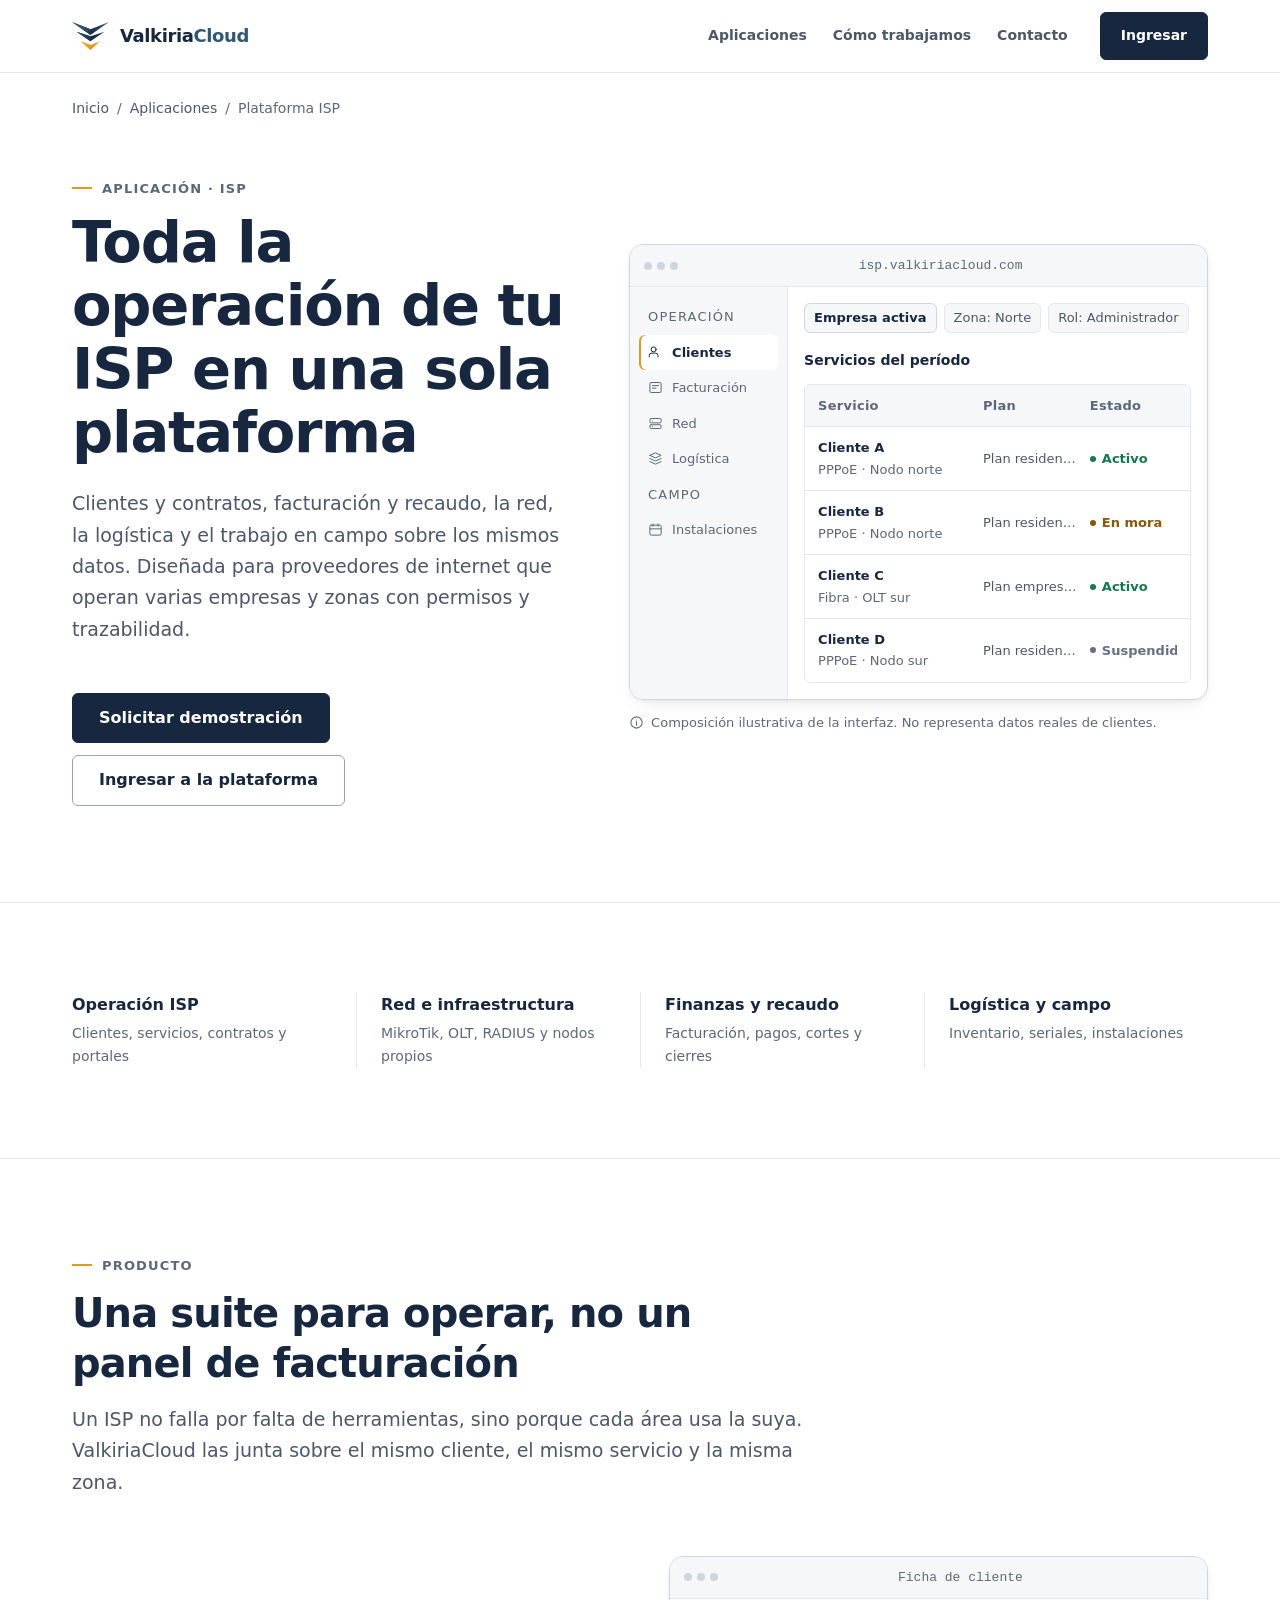
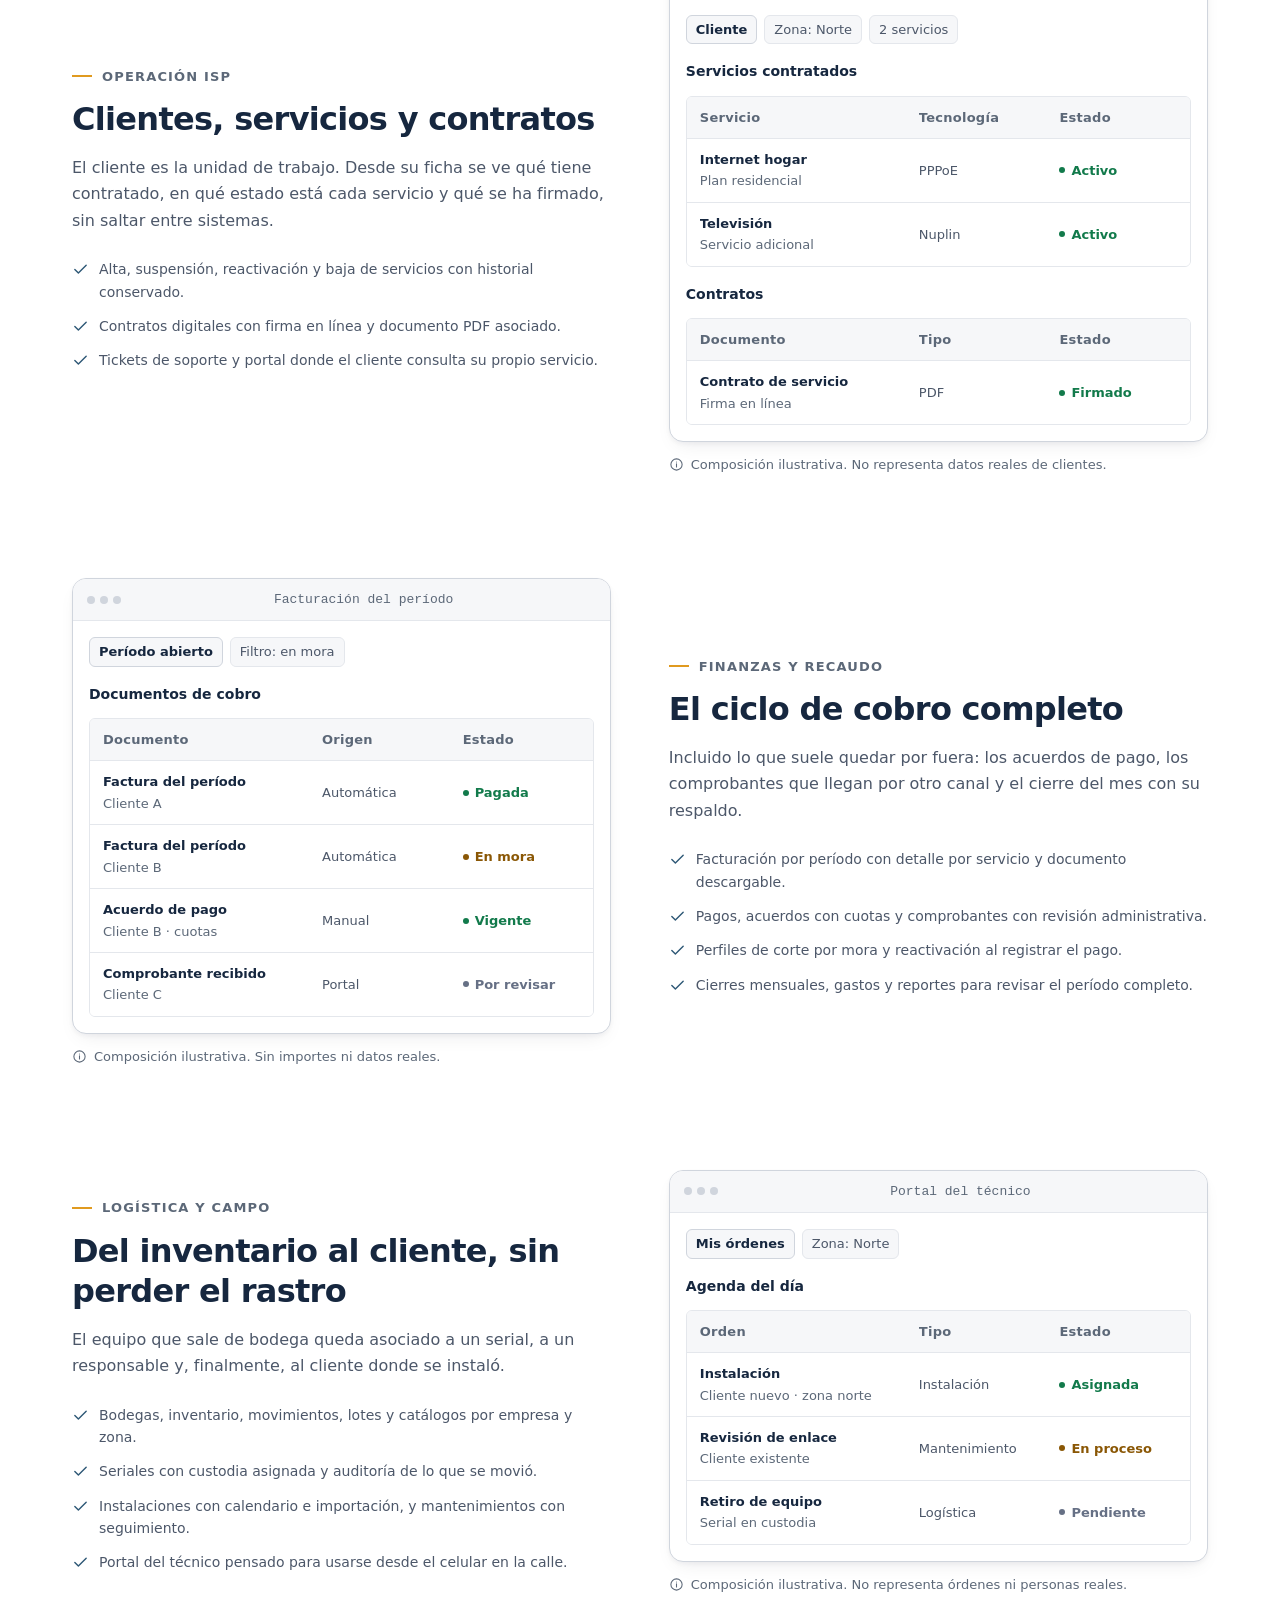
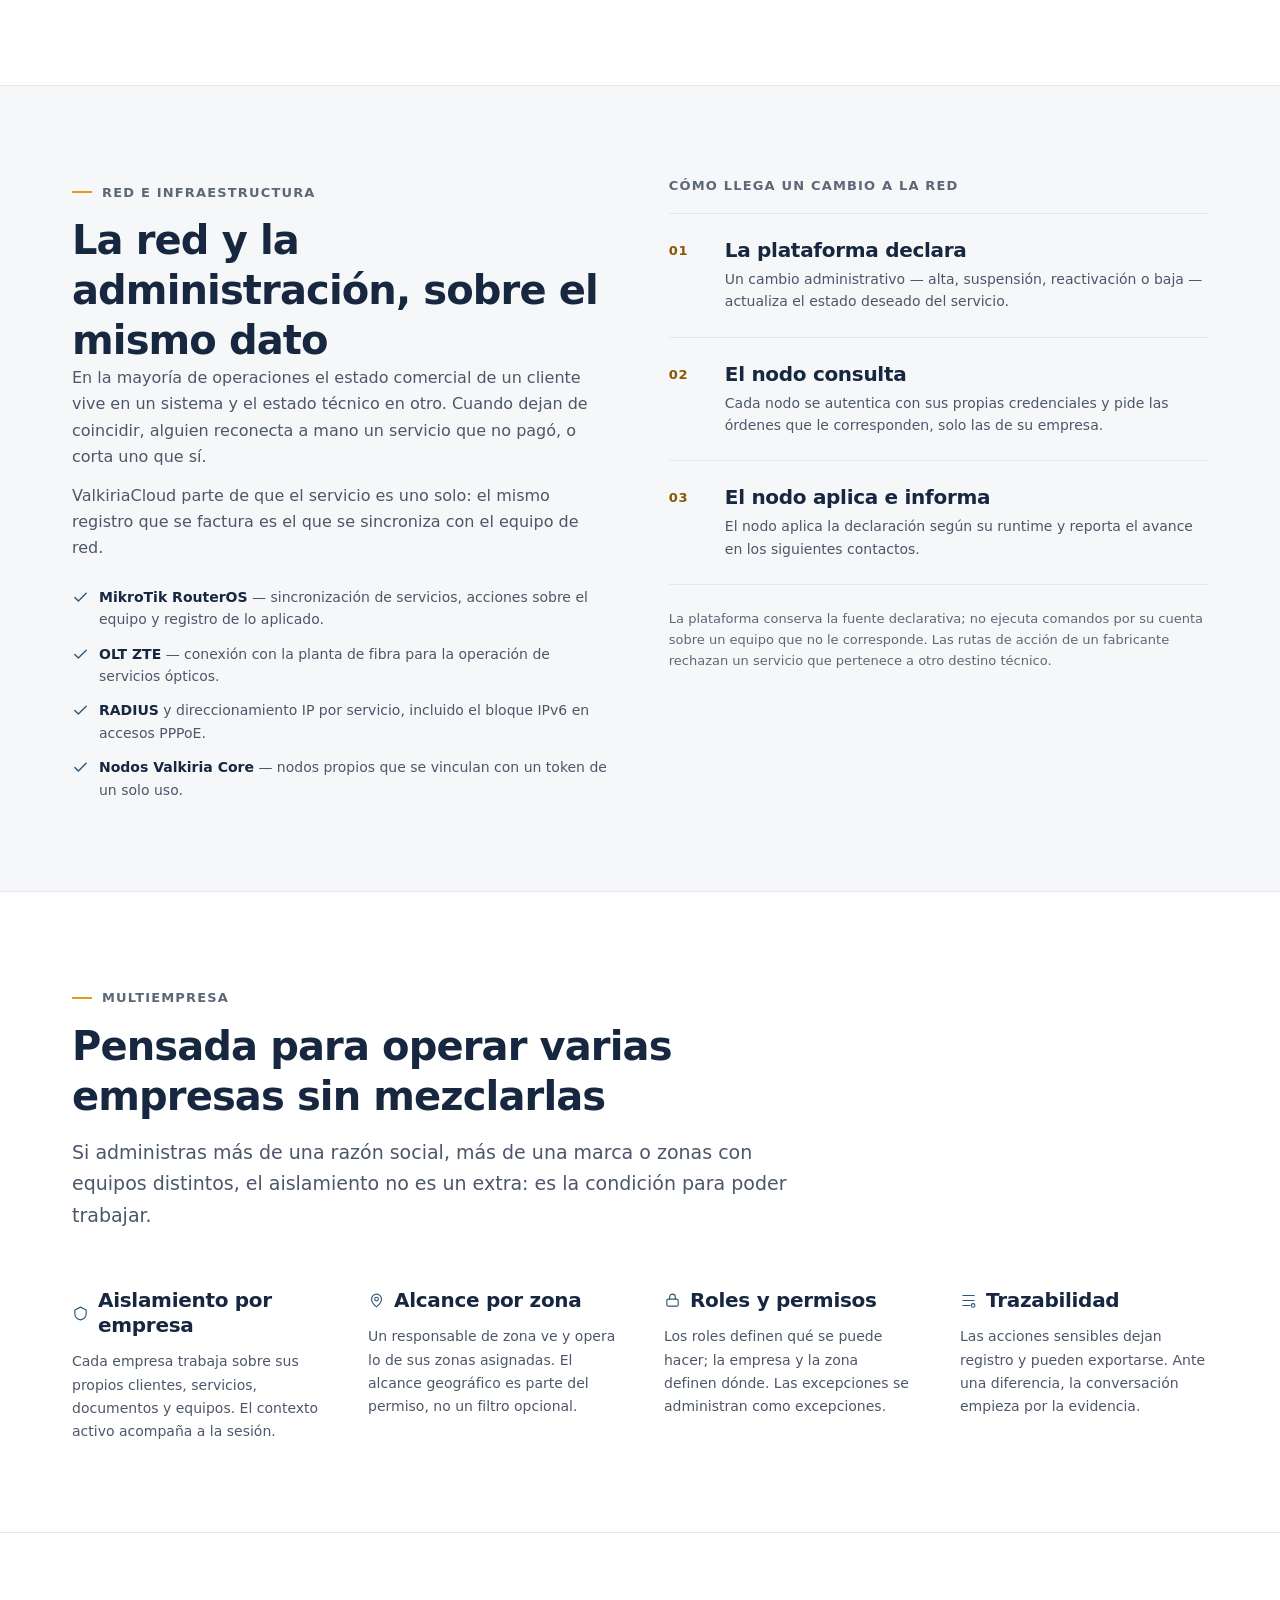
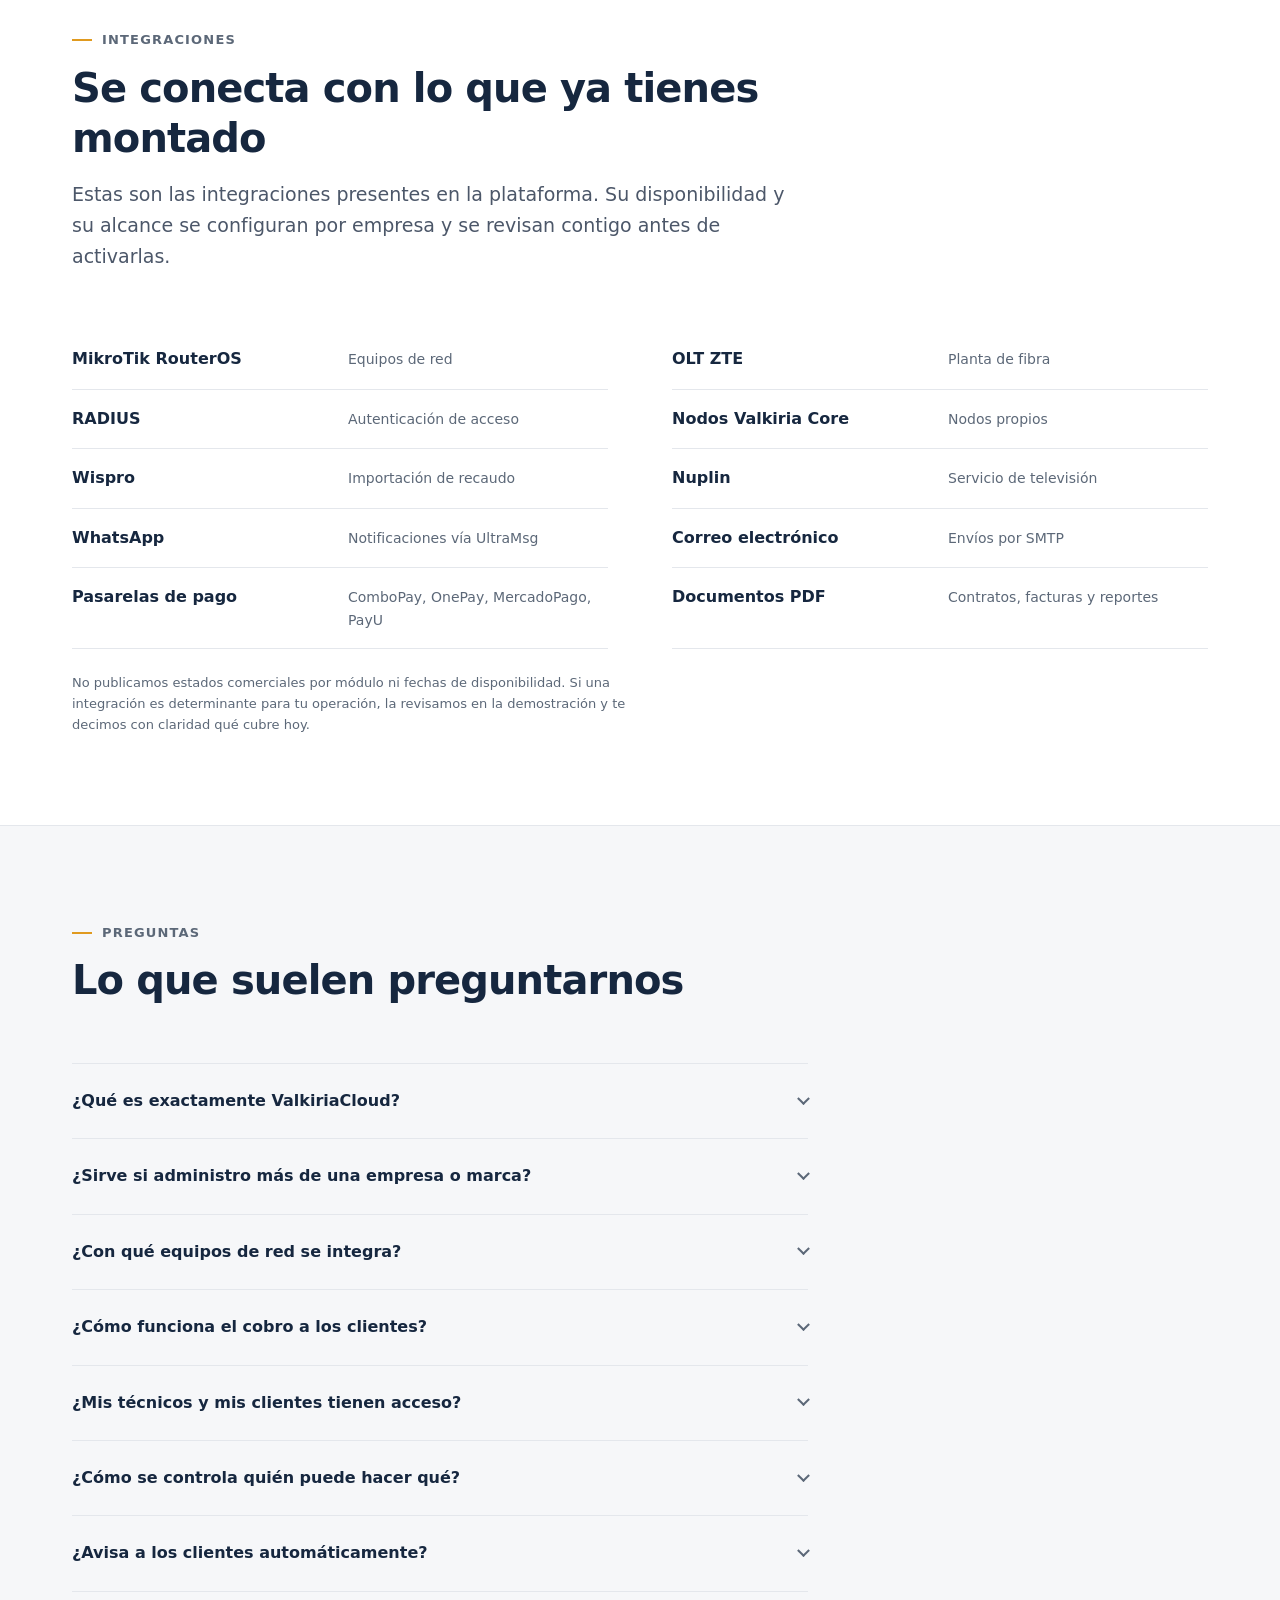
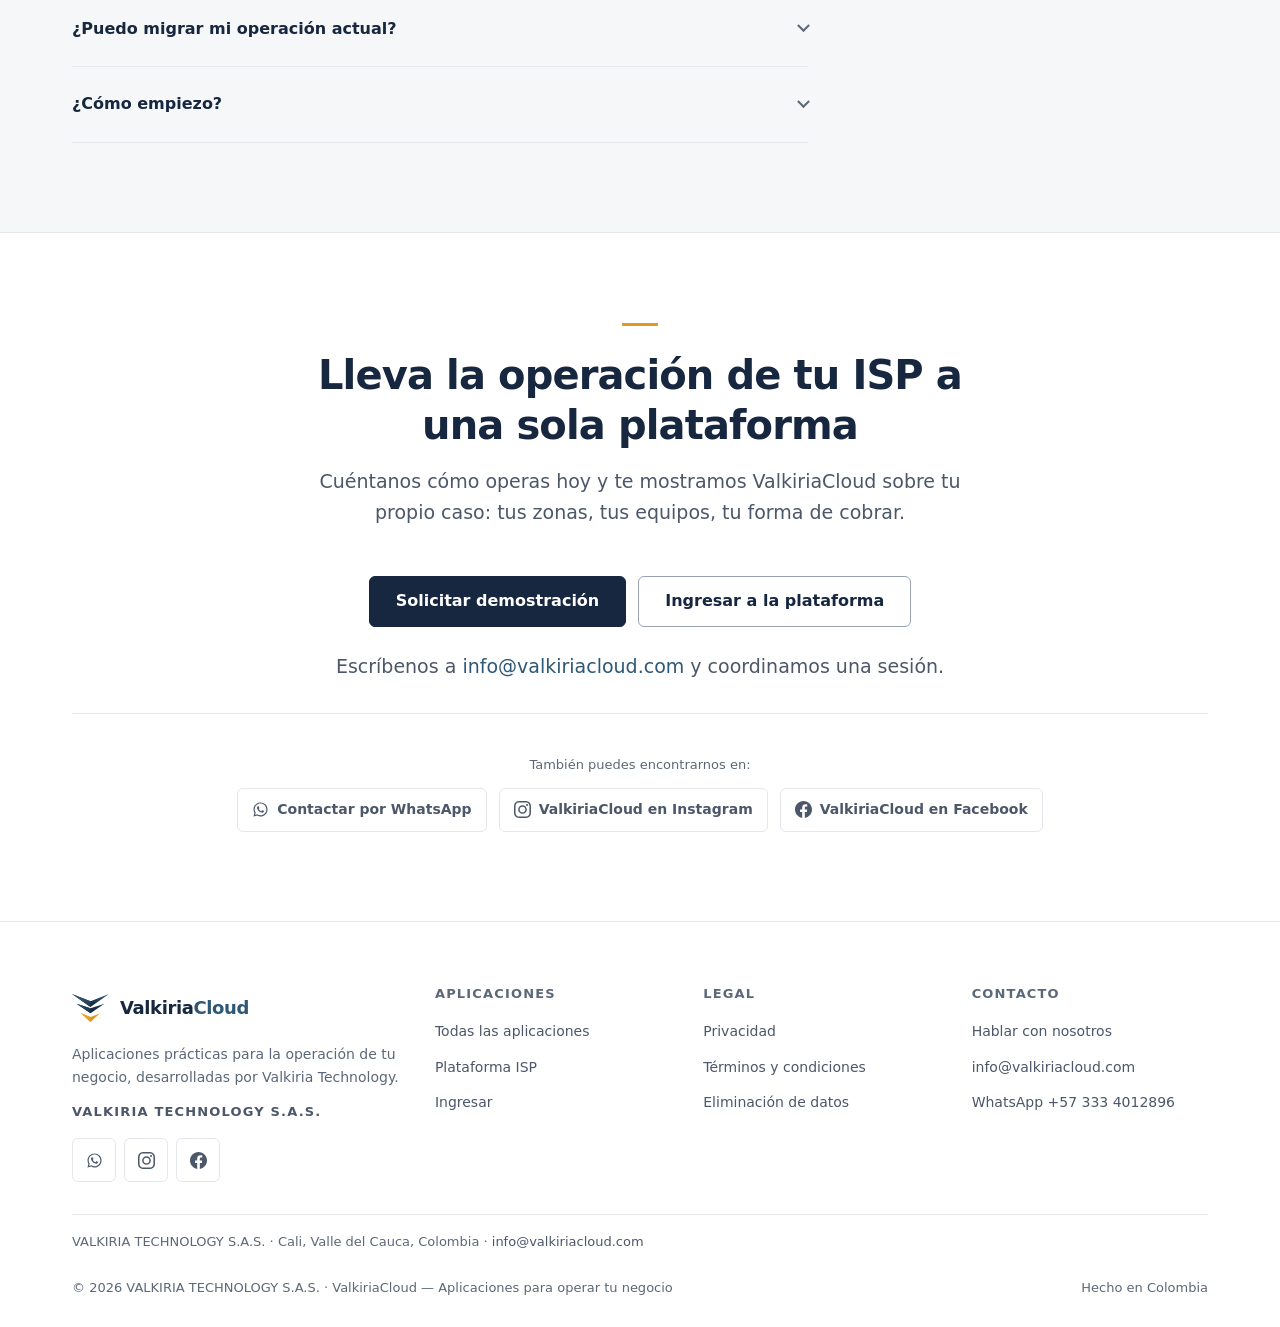
<file: isp/index.html>
<!DOCTYPE html>
<html lang="es">
<head>
<meta charset="UTF-8">
<meta name="viewport" content="width=device-width, initial-scale=1">
<title>Plataforma ISP — ValkiriaCloud</title>
<meta name="description" content="La plataforma ISP de ValkiriaCloud es una aplicación multiempresa: clientes, contratos, facturación y recaudo, red MikroTik y OLT, logística, instalaciones y portales para clientes y técnicos.">
<meta name="robots" content="index, follow">
<meta name="theme-color" content="#FFFFFF">
<link rel="canonical" href="https://valkiriacloud.com/isp/">

<meta property="og:type" content="website">
<meta property="og:site_name" content="ValkiriaCloud">
<meta property="og:locale" content="es_CO">
<meta property="og:url" content="https://valkiriacloud.com/isp/">
<meta property="og:title" content="Plataforma ISP — ValkiriaCloud">
<meta property="og:description" content="Clientes, contratos, facturación y recaudo, red MikroTik y OLT, logística e instalaciones, con portales para clientes y técnicos. Operación multiempresa con permisos y trazabilidad.">

<meta name="twitter:card" content="summary">
<meta name="twitter:title" content="Plataforma ISP — ValkiriaCloud">
<meta name="twitter:description" content="Una sola plataforma para la operación, la red, las finanzas y la logística de un proveedor de internet.">

<link rel="icon" type="image/svg+xml" href="/assets/img/favicon.svg?v=20261029-001">
<link rel="shortcut icon" href="/assets/img/favicon.svg?v=20261029-001">
<link rel="stylesheet" href="/assets/css/site.css?v=20261029-001">

<script type="application/ld+json">
{
  "@context": "https://schema.org",
  "@type": "SoftwareApplication",
  "name": "ValkiriaCloud ISP",
  "applicationCategory": "BusinessApplication",
  "operatingSystem": "Web",
  "url": "https://valkiriacloud.com/isp/",
  "inLanguage": "es",
  "description": "Aplicación multiempresa para gestionar clientes, contratos, servicios, facturación y recaudo, red MikroTik y OLT, logística, instalaciones y portales para clientes y técnicos.",
  "publisher": { "@type": "Organization", "name": "Valkiria Technology" }
}
</script>
</head>
<body>

<a class="skip-link" href="#contenido">Saltar al contenido principal</a>

<!-- ============================ CABECERA ============================ -->
<header class="site-header" data-header>
  <div class="container header-inner">
    <a class="brand" href="/" aria-label="ValkiriaCloud, ir al inicio">
      <img class="brand-mark" src="/assets/img/valkiria-isotipo.svg?v=20261029-001" alt="" width="37" height="28">
      <span>Valkiria<span class="brand-word">Cloud</span></span>
    </a>
    <nav class="primary-nav" aria-label="Navegación principal">
      <ul>
        <li><a href="/aplicaciones/">Aplicaciones</a></li>
        <li><a href="/#como">Cómo trabajamos</a></li>
        <li><a href="/#contacto">Contacto</a></li>
      </ul>
    </nav>
    <div class="header-actions">
      <a class="btn btn--primary" href="/aplicaciones/">Ingresar</a>
    </div>
    <button class="nav-toggle" type="button" data-nav-toggle aria-expanded="false" aria-controls="mobile-nav" aria-label="Abrir menú de navegación">
      <svg class="icon-open" viewBox="0 0 24 24" fill="none" stroke="currentColor" stroke-width="1.8" stroke-linecap="round" aria-hidden="true" focusable="false"><path d="M4 7h16M4 12h16M4 17h16"/></svg>
      <svg class="icon-close" viewBox="0 0 24 24" fill="none" stroke="currentColor" stroke-width="1.8" stroke-linecap="round" aria-hidden="true" focusable="false"><path d="M6 6l12 12M18 6L6 18"/></svg>
    </button>
  </div>
  <nav class="mobile-nav" id="mobile-nav" aria-label="Navegación móvil" hidden>
    <ul>
      <li><a href="/aplicaciones/">Aplicaciones</a></li>
      <li><a href="/#como">Cómo trabajamos</a></li>
      <li><a href="/#contacto">Contacto</a></li>
    </ul>
    <div class="mobile-actions">
      <a class="btn btn--primary" href="/aplicaciones/">Ingresar</a>
    </div>
  </nav>
</header>

<main id="contenido">

  <!-- ============================ HERO ============================ -->
  <div class="container crumbs-wrap">
    <nav class="crumbs" aria-label="Ruta de navegación">
      <a href="/">Inicio</a><span aria-hidden="true">/</span><a href="/aplicaciones/">Aplicaciones</a><span aria-hidden="true">/</span><span aria-current="page">Plataforma ISP</span>
    </nav>
  </div>

  <section class="hero" id="inicio">
    <div class="container hero-grid">
      <div>
        <span class="eyebrow">Aplicación · ISP</span>
        <h1>Toda la operación de tu ISP en una sola plataforma</h1>
        <p class="hero-lead">
          Clientes y contratos, facturación y recaudo, la red, la logística y el trabajo en
          campo sobre los mismos datos. Diseñada para proveedores de internet que operan
          varias empresas y zonas con permisos y trazabilidad.
        </p>
        <div class="hero-actions">
          <a class="btn btn--primary btn--lg" href="#demo">Solicitar demostración</a>
          <a class="btn btn--secondary btn--lg" href="https://isp.valkiriacloud.com/">Ingresar a la plataforma</a>
        </div>
      </div>

      <div>
        <div class="product">
          <div class="product-bar">
            <div class="product-dots" aria-hidden="true"><span></span><span></span><span></span></div>
            <p class="product-url">isp.valkiriacloud.com</p>
          </div>
          <div class="product-body">
            <ul class="product-side" aria-hidden="true">
              <li class="product-side-label">Operación</li>
              <li class="is-active">
                <svg viewBox="0 0 24 24" fill="none" stroke="currentColor" stroke-width="1.6" stroke-linecap="round" stroke-linejoin="round"><path d="M16 19v-2a4 4 0 0 0-4-4H6a4 4 0 0 0-4 4v2"/><circle cx="9" cy="7" r="4"/></svg>
                Clientes
              </li>
              <li>
                <svg viewBox="0 0 24 24" fill="none" stroke="currentColor" stroke-width="1.6" stroke-linecap="round" stroke-linejoin="round"><rect x="3" y="4" width="18" height="16" rx="2"/><path d="M7 9h10M7 13h6"/></svg>
                Facturación
              </li>
              <li>
                <svg viewBox="0 0 24 24" fill="none" stroke="currentColor" stroke-width="1.6" stroke-linecap="round" stroke-linejoin="round"><rect x="3" y="4" width="18" height="7" rx="2"/><rect x="3" y="14" width="18" height="6" rx="2"/><path d="M7 8h.01M7 17h.01"/></svg>
                Red
              </li>
              <li>
                <svg viewBox="0 0 24 24" fill="none" stroke="currentColor" stroke-width="1.6" stroke-linecap="round" stroke-linejoin="round"><path d="M3 7l9-4 9 4-9 4-9-4z"/><path d="M3 12l9 4 9-4M3 17l9 4 9-4"/></svg>
                Logística
              </li>
              <li class="product-side-label">Campo</li>
              <li>
                <svg viewBox="0 0 24 24" fill="none" stroke="currentColor" stroke-width="1.6" stroke-linecap="round" stroke-linejoin="round"><rect x="3" y="5" width="18" height="16" rx="2"/><path d="M8 3v4M16 3v4M3 11h18"/></svg>
                Instalaciones
              </li>
            </ul>
            <div class="product-main">
              <div class="product-context">
                <span class="product-chip product-chip--current">Empresa activa</span>
                <span class="product-chip">Zona: Norte</span>
                <span class="product-chip">Rol: Administrador</span>
              </div>
              <p class="product-title">Servicios del período</p>
              <div class="product-table">
                <div class="product-row product-row--head"><span>Servicio</span><span>Plan</span><span>Estado</span></div>
                <div class="product-row"><span class="cell-primary">Cliente A<span class="cell-sub">PPPoE · Nodo norte</span></span><span>Plan residencial</span><span class="status status--ok">Activo</span></div>
                <div class="product-row"><span class="cell-primary">Cliente B<span class="cell-sub">PPPoE · Nodo norte</span></span><span>Plan residencial</span><span class="status status--warn">En mora</span></div>
                <div class="product-row"><span class="cell-primary">Cliente C<span class="cell-sub">Fibra · OLT sur</span></span><span>Plan empresarial</span><span class="status status--ok">Activo</span></div>
                <div class="product-row"><span class="cell-primary">Cliente D<span class="cell-sub">PPPoE · Nodo sur</span></span><span>Plan residencial</span><span class="status status--idle">Suspendido</span></div>
              </div>
            </div>
          </div>
        </div>
        <p class="product-caption">
          <svg viewBox="0 0 24 24" fill="none" stroke="currentColor" stroke-width="1.7" stroke-linecap="round" stroke-linejoin="round" aria-hidden="true" focusable="false"><circle cx="12" cy="12" r="9"/><path d="M12 11v5M12 8h.01"/></svg>
          <span>Composición ilustrativa de la interfaz. No representa datos reales de clientes.</span>
        </p>
      </div>
    </div>
  </section>

  <!-- ==================== FRANJA DE COBERTURA ==================== -->
  <section class="section" aria-label="Alcance de la plataforma">
    <div class="container">
      <ul class="coverage">
        <li><b>Operación ISP</b><span>Clientes, servicios, contratos y portales</span></li>
        <li><b>Red e infraestructura</b><span>MikroTik, OLT, RADIUS y nodos propios</span></li>
        <li><b>Finanzas y recaudo</b><span>Facturación, pagos, cortes y cierres</span></li>
        <li><b>Logística y campo</b><span>Inventario, seriales, instalaciones</span></li>
      </ul>
    </div>
  </section>

  <!-- ==================== BLOQUES DE PRODUCTO ==================== -->
  <section class="section" id="producto">
    <div class="container">
      <div class="section-head">
        <span class="eyebrow">Producto</span>
        <h2>Una suite para operar, no un panel de facturación</h2>
        <p>
          Un ISP no falla por falta de herramientas, sino porque cada área usa la suya.
          ValkiriaCloud las junta sobre el mismo cliente, el mismo servicio y la misma zona.
        </p>
      </div>

      <!-- Fila 1 -->
      <div class="row" id="plataforma">
        <div class="row-copy">
          <span class="eyebrow">Operación ISP</span>
          <h2>Clientes, servicios y contratos</h2>
          <p>
            El cliente es la unidad de trabajo. Desde su ficha se ve qué tiene contratado,
            en qué estado está cada servicio y qué se ha firmado, sin saltar entre sistemas.
          </p>
          <ul class="points">
            <li><svg viewBox="0 0 24 24" fill="none" stroke="currentColor" stroke-width="2" stroke-linecap="round" stroke-linejoin="round" aria-hidden="true" focusable="false"><path d="M20 6L9 17l-5-5"/></svg><span>Alta, suspensión, reactivación y baja de servicios con historial conservado.</span></li>
            <li><svg viewBox="0 0 24 24" fill="none" stroke="currentColor" stroke-width="2" stroke-linecap="round" stroke-linejoin="round" aria-hidden="true" focusable="false"><path d="M20 6L9 17l-5-5"/></svg><span>Contratos digitales con firma en línea y documento PDF asociado.</span></li>
            <li><svg viewBox="0 0 24 24" fill="none" stroke="currentColor" stroke-width="2" stroke-linecap="round" stroke-linejoin="round" aria-hidden="true" focusable="false"><path d="M20 6L9 17l-5-5"/></svg><span>Tickets de soporte y portal donde el cliente consulta su propio servicio.</span></li>
          </ul>
        </div>
        <div>
          <div class="product">
            <div class="product-bar">
              <div class="product-dots" aria-hidden="true"><span></span><span></span><span></span></div>
              <p class="product-url">Ficha de cliente</p>
            </div>
            <div class="product-main">
              <div class="product-context">
                <span class="product-chip product-chip--current">Cliente</span>
                <span class="product-chip">Zona: Norte</span>
                <span class="product-chip">2 servicios</span>
              </div>
              <p class="product-title">Servicios contratados</p>
              <div class="product-table">
                <div class="product-row product-row--head"><span>Servicio</span><span>Tecnología</span><span>Estado</span></div>
                <div class="product-row"><span class="cell-primary">Internet hogar<span class="cell-sub">Plan residencial</span></span><span>PPPoE</span><span class="status status--ok">Activo</span></div>
                <div class="product-row"><span class="cell-primary">Televisión<span class="cell-sub">Servicio adicional</span></span><span>Nuplin</span><span class="status status--ok">Activo</span></div>
              </div>
              <p class="product-title product-title--stack">Contratos</p>
              <div class="product-table">
                <div class="product-row product-row--head"><span>Documento</span><span>Tipo</span><span>Estado</span></div>
                <div class="product-row"><span class="cell-primary">Contrato de servicio<span class="cell-sub">Firma en línea</span></span><span>PDF</span><span class="status status--ok">Firmado</span></div>
              </div>
            </div>
          </div>
          <p class="product-caption">
            <svg viewBox="0 0 24 24" fill="none" stroke="currentColor" stroke-width="1.7" stroke-linecap="round" stroke-linejoin="round" aria-hidden="true" focusable="false"><circle cx="12" cy="12" r="9"/><path d="M12 11v5M12 8h.01"/></svg>
            <span>Composición ilustrativa. No representa datos reales de clientes.</span>
          </p>
        </div>
      </div>

      <!-- Fila 2 -->
      <div class="row row--flip">
        <div class="row-copy">
          <span class="eyebrow">Finanzas y recaudo</span>
          <h2>El ciclo de cobro completo</h2>
          <p>
            Incluido lo que suele quedar por fuera: los acuerdos de pago, los comprobantes
            que llegan por otro canal y el cierre del mes con su respaldo.
          </p>
          <ul class="points">
            <li><svg viewBox="0 0 24 24" fill="none" stroke="currentColor" stroke-width="2" stroke-linecap="round" stroke-linejoin="round" aria-hidden="true" focusable="false"><path d="M20 6L9 17l-5-5"/></svg><span>Facturación por período con detalle por servicio y documento descargable.</span></li>
            <li><svg viewBox="0 0 24 24" fill="none" stroke="currentColor" stroke-width="2" stroke-linecap="round" stroke-linejoin="round" aria-hidden="true" focusable="false"><path d="M20 6L9 17l-5-5"/></svg><span>Pagos, acuerdos con cuotas y comprobantes con revisión administrativa.</span></li>
            <li><svg viewBox="0 0 24 24" fill="none" stroke="currentColor" stroke-width="2" stroke-linecap="round" stroke-linejoin="round" aria-hidden="true" focusable="false"><path d="M20 6L9 17l-5-5"/></svg><span>Perfiles de corte por mora y reactivación al registrar el pago.</span></li>
            <li><svg viewBox="0 0 24 24" fill="none" stroke="currentColor" stroke-width="2" stroke-linecap="round" stroke-linejoin="round" aria-hidden="true" focusable="false"><path d="M20 6L9 17l-5-5"/></svg><span>Cierres mensuales, gastos y reportes para revisar el período completo.</span></li>
          </ul>
        </div>
        <div>
          <div class="product">
            <div class="product-bar">
              <div class="product-dots" aria-hidden="true"><span></span><span></span><span></span></div>
              <p class="product-url">Facturación del período</p>
            </div>
            <div class="product-main">
              <div class="product-context">
                <span class="product-chip product-chip--current">Período abierto</span>
                <span class="product-chip">Filtro: en mora</span>
              </div>
              <p class="product-title">Documentos de cobro</p>
              <div class="product-table">
                <div class="product-row product-row--head"><span>Documento</span><span>Origen</span><span>Estado</span></div>
                <div class="product-row"><span class="cell-primary">Factura del período<span class="cell-sub">Cliente A</span></span><span>Automática</span><span class="status status--ok">Pagada</span></div>
                <div class="product-row"><span class="cell-primary">Factura del período<span class="cell-sub">Cliente B</span></span><span>Automática</span><span class="status status--warn">En mora</span></div>
                <div class="product-row"><span class="cell-primary">Acuerdo de pago<span class="cell-sub">Cliente B · cuotas</span></span><span>Manual</span><span class="status status--ok">Vigente</span></div>
                <div class="product-row"><span class="cell-primary">Comprobante recibido<span class="cell-sub">Cliente C</span></span><span>Portal</span><span class="status status--idle">Por revisar</span></div>
              </div>
            </div>
          </div>
          <p class="product-caption">
            <svg viewBox="0 0 24 24" fill="none" stroke="currentColor" stroke-width="1.7" stroke-linecap="round" stroke-linejoin="round" aria-hidden="true" focusable="false"><circle cx="12" cy="12" r="9"/><path d="M12 11v5M12 8h.01"/></svg>
            <span>Composición ilustrativa. Sin importes ni datos reales.</span>
          </p>
        </div>
      </div>

      <!-- Fila 3 -->
      <div class="row">
        <div class="row-copy">
          <span class="eyebrow">Logística y campo</span>
          <h2>Del inventario al cliente, sin perder el rastro</h2>
          <p>
            El equipo que sale de bodega queda asociado a un serial, a un responsable y,
            finalmente, al cliente donde se instaló.
          </p>
          <ul class="points">
            <li><svg viewBox="0 0 24 24" fill="none" stroke="currentColor" stroke-width="2" stroke-linecap="round" stroke-linejoin="round" aria-hidden="true" focusable="false"><path d="M20 6L9 17l-5-5"/></svg><span>Bodegas, inventario, movimientos, lotes y catálogos por empresa y zona.</span></li>
            <li><svg viewBox="0 0 24 24" fill="none" stroke="currentColor" stroke-width="2" stroke-linecap="round" stroke-linejoin="round" aria-hidden="true" focusable="false"><path d="M20 6L9 17l-5-5"/></svg><span>Seriales con custodia asignada y auditoría de lo que se movió.</span></li>
            <li><svg viewBox="0 0 24 24" fill="none" stroke="currentColor" stroke-width="2" stroke-linecap="round" stroke-linejoin="round" aria-hidden="true" focusable="false"><path d="M20 6L9 17l-5-5"/></svg><span>Instalaciones con calendario e importación, y mantenimientos con seguimiento.</span></li>
            <li><svg viewBox="0 0 24 24" fill="none" stroke="currentColor" stroke-width="2" stroke-linecap="round" stroke-linejoin="round" aria-hidden="true" focusable="false"><path d="M20 6L9 17l-5-5"/></svg><span>Portal del técnico pensado para usarse desde el celular en la calle.</span></li>
          </ul>
        </div>
        <div>
          <div class="product">
            <div class="product-bar">
              <div class="product-dots" aria-hidden="true"><span></span><span></span><span></span></div>
              <p class="product-url">Portal del técnico</p>
            </div>
            <div class="product-main">
              <div class="product-context">
                <span class="product-chip product-chip--current">Mis órdenes</span>
                <span class="product-chip">Zona: Norte</span>
              </div>
              <p class="product-title">Agenda del día</p>
              <div class="product-table">
                <div class="product-row product-row--head"><span>Orden</span><span>Tipo</span><span>Estado</span></div>
                <div class="product-row"><span class="cell-primary">Instalación<span class="cell-sub">Cliente nuevo · zona norte</span></span><span>Instalación</span><span class="status status--ok">Asignada</span></div>
                <div class="product-row"><span class="cell-primary">Revisión de enlace<span class="cell-sub">Cliente existente</span></span><span>Mantenimiento</span><span class="status status--warn">En proceso</span></div>
                <div class="product-row"><span class="cell-primary">Retiro de equipo<span class="cell-sub">Serial en custodia</span></span><span>Logística</span><span class="status status--idle">Pendiente</span></div>
              </div>
            </div>
          </div>
          <p class="product-caption">
            <svg viewBox="0 0 24 24" fill="none" stroke="currentColor" stroke-width="1.7" stroke-linecap="round" stroke-linejoin="round" aria-hidden="true" focusable="false"><circle cx="12" cy="12" r="9"/><path d="M12 11v5M12 8h.01"/></svg>
            <span>Composición ilustrativa. No representa órdenes ni personas reales.</span>
          </p>
        </div>
      </div>
    </div>
  </section>

  <!-- ==================== RED E INFRAESTRUCTURA ==================== -->
  <section class="section section--muted" id="red">
    <div class="container tech-grid">
      <div class="tech-copy">
        <span class="eyebrow">Red e infraestructura</span>
        <h2>La red y la administración, sobre el mismo dato</h2>
        <p>
          En la mayoría de operaciones el estado comercial de un cliente vive en un sistema
          y el estado técnico en otro. Cuando dejan de coincidir, alguien reconecta a mano un
          servicio que no pagó, o corta uno que sí.
        </p>
        <p>
          ValkiriaCloud parte de que el servicio es uno solo: el mismo registro que se factura
          es el que se sincroniza con el equipo de red.
        </p>
        <ul class="points">
          <li><svg viewBox="0 0 24 24" fill="none" stroke="currentColor" stroke-width="2" stroke-linecap="round" stroke-linejoin="round" aria-hidden="true" focusable="false"><path d="M20 6L9 17l-5-5"/></svg><span><strong>MikroTik RouterOS</strong> — sincronización de servicios, acciones sobre el equipo y registro de lo aplicado.</span></li>
          <li><svg viewBox="0 0 24 24" fill="none" stroke="currentColor" stroke-width="2" stroke-linecap="round" stroke-linejoin="round" aria-hidden="true" focusable="false"><path d="M20 6L9 17l-5-5"/></svg><span><strong>OLT ZTE</strong> — conexión con la planta de fibra para la operación de servicios ópticos.</span></li>
          <li><svg viewBox="0 0 24 24" fill="none" stroke="currentColor" stroke-width="2" stroke-linecap="round" stroke-linejoin="round" aria-hidden="true" focusable="false"><path d="M20 6L9 17l-5-5"/></svg><span><strong>RADIUS</strong> y direccionamiento IP por servicio, incluido el bloque IPv6 en accesos PPPoE.</span></li>
          <li><svg viewBox="0 0 24 24" fill="none" stroke="currentColor" stroke-width="2" stroke-linecap="round" stroke-linejoin="round" aria-hidden="true" focusable="false"><path d="M20 6L9 17l-5-5"/></svg><span><strong>Nodos Valkiria Core</strong> — nodos propios que se vinculan con un token de un solo uso.</span></li>
        </ul>
      </div>

      <div>
        <p class="flow-label">Cómo llega un cambio a la red</p>
        <ol class="flow">
          <li>
            <span class="flow-num" aria-hidden="true">01</span>
            <div>
              <h3>La plataforma declara</h3>
              <p>Un cambio administrativo — alta, suspensión, reactivación o baja — actualiza el estado deseado del servicio.</p>
            </div>
          </li>
          <li>
            <span class="flow-num" aria-hidden="true">02</span>
            <div>
              <h3>El nodo consulta</h3>
              <p>Cada nodo se autentica con sus propias credenciales y pide las órdenes que le corresponden, solo las de su empresa.</p>
            </div>
          </li>
          <li>
            <span class="flow-num" aria-hidden="true">03</span>
            <div>
              <h3>El nodo aplica e informa</h3>
              <p>El nodo aplica la declaración según su runtime y reporta el avance en los siguientes contactos.</p>
            </div>
          </li>
        </ol>
        <p class="note note--spaced">
          La plataforma conserva la fuente declarativa; no ejecuta comandos por su cuenta
          sobre un equipo que no le corresponde. Las rutas de acción de un fabricante
          rechazan un servicio que pertenece a otro destino técnico.
        </p>
      </div>
    </div>
  </section>

  <!-- ==================== CONFIANZA ==================== -->
  <section class="section" id="confianza">
    <div class="container">
      <div class="section-head">
        <span class="eyebrow">Multiempresa</span>
        <h2>Pensada para operar varias empresas sin mezclarlas</h2>
        <p>
          Si administras más de una razón social, más de una marca o zonas con equipos
          distintos, el aislamiento no es un extra: es la condición para poder trabajar.
        </p>
      </div>

      <div class="trust">
        <div>
          <h3>
            <svg class="ico ico--sm" viewBox="0 0 24 24" fill="none" stroke="currentColor" stroke-linecap="round" stroke-linejoin="round" aria-hidden="true" focusable="false"><path d="M12 3l8 4v5c0 4.5-3.2 7.9-8 9-4.8-1.1-8-4.5-8-9V7l8-4z"/></svg>
            Aislamiento por empresa
          </h3>
          <p>Cada empresa trabaja sobre sus propios clientes, servicios, documentos y equipos. El contexto activo acompaña a la sesión.</p>
        </div>
        <div>
          <h3>
            <svg class="ico ico--sm" viewBox="0 0 24 24" fill="none" stroke="currentColor" stroke-linecap="round" stroke-linejoin="round" aria-hidden="true" focusable="false"><path d="M12 21s7-5.3 7-11a7 7 0 1 0-14 0c0 5.7 7 11 7 11z"/><circle cx="12" cy="10" r="2.6"/></svg>
            Alcance por zona
          </h3>
          <p>Un responsable de zona ve y opera lo de sus zonas asignadas. El alcance geográfico es parte del permiso, no un filtro opcional.</p>
        </div>
        <div>
          <h3>
            <svg class="ico ico--sm" viewBox="0 0 24 24" fill="none" stroke="currentColor" stroke-linecap="round" stroke-linejoin="round" aria-hidden="true" focusable="false"><rect x="4" y="10" width="16" height="10" rx="2"/><path d="M8 10V7a4 4 0 0 1 8 0v3"/></svg>
            Roles y permisos
          </h3>
          <p>Los roles definen qué se puede hacer; la empresa y la zona definen dónde. Las excepciones se administran como excepciones.</p>
        </div>
        <div>
          <h3>
            <svg class="ico ico--sm" viewBox="0 0 24 24" fill="none" stroke="currentColor" stroke-linecap="round" stroke-linejoin="round" aria-hidden="true" focusable="false"><path d="M4 5h16M4 12h16M4 19h10"/><circle cx="18.5" cy="19" r="2.5"/></svg>
            Trazabilidad
          </h3>
          <p>Las acciones sensibles dejan registro y pueden exportarse. Ante una diferencia, la conversación empieza por la evidencia.</p>
        </div>
      </div>
    </div>
  </section>

  <!-- ==================== INTEGRACIONES ==================== -->
  <section class="section" id="integraciones">
    <div class="container">
      <div class="section-head">
        <span class="eyebrow">Integraciones</span>
        <h2>Se conecta con lo que ya tienes montado</h2>
        <p>
          Estas son las integraciones presentes en la plataforma. Su disponibilidad y su
          alcance se configuran por empresa y se revisan contigo antes de activarlas.
        </p>
      </div>

      <ul class="matrix">
        <li><span class="matrix-name">MikroTik RouterOS</span><span class="matrix-desc">Equipos de red</span></li>
        <li><span class="matrix-name">OLT ZTE</span><span class="matrix-desc">Planta de fibra</span></li>
        <li><span class="matrix-name">RADIUS</span><span class="matrix-desc">Autenticación de acceso</span></li>
        <li><span class="matrix-name">Nodos Valkiria Core</span><span class="matrix-desc">Nodos propios</span></li>
        <li><span class="matrix-name">Wispro</span><span class="matrix-desc">Importación de recaudo</span></li>
        <li><span class="matrix-name">Nuplin</span><span class="matrix-desc">Servicio de televisión</span></li>
        <li><span class="matrix-name">WhatsApp</span><span class="matrix-desc">Notificaciones vía UltraMsg</span></li>
        <li><span class="matrix-name">Correo electrónico</span><span class="matrix-desc">Envíos por SMTP</span></li>
        <li><span class="matrix-name">Pasarelas de pago</span><span class="matrix-desc">ComboPay, OnePay, MercadoPago, PayU</span></li>
        <li><span class="matrix-name">Documentos PDF</span><span class="matrix-desc">Contratos, facturas y reportes</span></li>
      </ul>

      <p class="note note--spaced">
        No publicamos estados comerciales por módulo ni fechas de disponibilidad. Si una
        integración es determinante para tu operación, la revisamos en la demostración y te
        decimos con claridad qué cubre hoy.
      </p>
    </div>
  </section>

  <!-- ==================== PREGUNTAS ==================== -->
  <section class="section section--muted" id="preguntas">
    <div class="container">
      <div class="section-head">
        <span class="eyebrow">Preguntas</span>
        <h2>Lo que suelen preguntarnos</h2>
      </div>

      <div class="faq">
        <details class="faq-item">
          <summary>¿Qué es exactamente ValkiriaCloud?</summary>
          <div class="faq-answer">
            <p>Una plataforma web para administrar un proveedor de internet: clientes, contratos y servicios, facturación y recaudo, la red, la logística, las instalaciones y los portales de clientes y técnicos. Se usa desde el navegador y es multiempresa.</p>
          </div>
        </details>
        <details class="faq-item">
          <summary>¿Sirve si administro más de una empresa o marca?</summary>
          <div class="faq-answer">
            <p>Sí. El aislamiento por empresa forma parte del diseño de la plataforma, no es una configuración añadida. Cada empresa conserva sus clientes, sus documentos y sus equipos, y los usuarios trabajan dentro del alcance de empresa y zona que tengan asignado.</p>
          </div>
        </details>
        <details class="faq-item">
          <summary>¿Con qué equipos de red se integra?</summary>
          <div class="faq-answer">
            <p>Con MikroTik RouterOS, con OLT ZTE, con RADIUS para la autenticación de accesos y con nodos propios Valkiria Core. El direccionamiento IP y las zonas de red también se administran dentro de la plataforma.</p>
            <p>No publicamos capacidades de enrutamiento de borde ni de firewall de sistema, porque no forman parte de lo que la plataforma hace hoy.</p>
          </div>
        </details>
        <details class="faq-item">
          <summary>¿Cómo funciona el cobro a los clientes?</summary>
          <div class="faq-answer">
            <p>La plataforma factura por período sobre los servicios facturables, registra pagos y comprobantes, permite acuerdos de pago con cuotas y aplica cortes por mora según perfiles configurables. También importa recaudo desde Wispro y permite configurar pasarelas de pago por empresa.</p>
            <p>Las acciones que mueven dinero requieren confirmación y quedan registradas.</p>
          </div>
        </details>
        <details class="faq-item">
          <summary>¿Mis técnicos y mis clientes tienen acceso?</summary>
          <div class="faq-answer">
            <p>Sí, con portales separados. El portal del técnico es una interfaz web pensada para el celular, con las órdenes que le corresponden. El portal de clientes es público por empresa y le permite al suscriptor consultar su servicio y su facturación.</p>
          </div>
        </details>
        <details class="faq-item">
          <summary>¿Cómo se controla quién puede hacer qué?</summary>
          <div class="faq-answer">
            <p>Con roles y permisos por acción, más un alcance definido por empresa y por zona. Existen roles como superadministrador, administrador de empresa y administrador de zonas. Las acciones sensibles quedan registradas y ese registro puede exportarse.</p>
          </div>
        </details>
        <details class="faq-item">
          <summary>¿Avisa a los clientes automáticamente?</summary>
          <div class="faq-answer">
            <p>La plataforma envía notificaciones por WhatsApp y por correo con plantillas configurables, y permite trabajarlas por lotes. El envío real depende de las credenciales que cada empresa configure.</p>
          </div>
        </details>
        <details class="faq-item">
          <summary>¿Puedo migrar mi operación actual?</summary>
          <div class="faq-answer">
            <p>Existen mecanismos de importación para clientes, instalaciones, mantenimientos y recaudo externo. El alcance de una migración concreta depende de cómo tengas hoy la información, y es una de las primeras cosas que revisamos en la demostración.</p>
          </div>
        </details>
        <details class="faq-item">
          <summary>¿Cómo empiezo?</summary>
          <div class="faq-answer">
            <p>Solicitando una demostración. La sesión se hace sobre tu operación real: qué tienes montado, cuántas empresas y zonas manejas, con qué equipos trabajas y cómo cobras hoy. A partir de ahí definimos alcance y condiciones.</p>
          </div>
        </details>
      </div>
    </div>
  </section>

  <!-- ==================== CTA FINAL ==================== -->
  <section class="section" id="demo">
    <div class="container cta">
      <h2>Lleva la operación de tu ISP a una sola plataforma</h2>
      <p>
        Cuéntanos cómo operas hoy y te mostramos ValkiriaCloud sobre tu propio caso:
        tus zonas, tus equipos, tu forma de cobrar.
      </p>
      <div class="cta-actions">
        <a class="btn btn--primary btn--lg" href="mailto:info@valkiriacloud.com?subject=Solicitud%20de%20demostraci%C3%B3n%20de%20ValkiriaCloud">Solicitar demostración</a>
        <a class="btn btn--secondary btn--lg" href="https://isp.valkiriacloud.com">Ingresar a la plataforma</a>
      </div>
      <p class="note">Escríbenos a <a href="mailto:info@valkiriacloud.com">info@valkiriacloud.com</a> y coordinamos una sesión.</p>
      <div class="social-note">
        <p>También puedes encontrarnos en:</p>
        <div class="social">
          <a href="https://wa.me/573334012896" target="_blank" rel="noopener noreferrer"><svg viewBox="0 0 24 24" fill="currentColor" aria-hidden="true" focusable="false"><path d="M12.04 2C6.58 2 2.13 6.45 2.13 11.91c0 1.75.46 3.45 1.32 4.95L2 22l5.25-1.38a9.87 9.87 0 0 0 4.79 1.22h.01c5.46 0 9.91-4.45 9.91-9.91 0-2.65-1.03-5.14-2.9-7.01A9.82 9.82 0 0 0 12.04 2zm0 18.15h-.01a8.2 8.2 0 0 1-4.18-1.15l-.3-.18-3.11.82.83-3.04-.2-.31a8.19 8.19 0 0 1-1.26-4.38c0-4.54 3.7-8.23 8.24-8.23 2.2 0 4.27.86 5.82 2.42a8.18 8.18 0 0 1 2.41 5.82c0 4.54-3.7 8.23-8.24 8.23zm4.52-6.16c-.25-.12-1.47-.72-1.69-.81-.23-.08-.39-.12-.56.13-.16.24-.64.8-.78.97-.15.16-.29.18-.54.06-.25-.12-1.05-.39-1.99-1.23-.74-.66-1.24-1.47-1.38-1.72-.15-.25-.02-.38.11-.5.11-.11.25-.29.37-.44.13-.15.17-.25.25-.41.08-.17.04-.31-.02-.43-.06-.12-.56-1.35-.77-1.84-.2-.49-.4-.42-.55-.43h-.47c-.16 0-.43.06-.65.31-.22.25-.85.83-.85 2.03s.87 2.35.99 2.51c.12.16 1.71 2.61 4.15 3.66.58.25 1.03.4 1.39.51.58.19 1.11.16 1.53.1.47-.07 1.44-.59 1.64-1.16.2-.57.2-1.06.14-1.16-.06-.1-.22-.16-.47-.28z"/></svg>Contactar por WhatsApp</a>
          <a href="https://www.instagram.com/valkiriacloud/" target="_blank" rel="noopener noreferrer"><svg viewBox="0 0 24 24" fill="currentColor" aria-hidden="true" focusable="false"><path d="M12 2.16c3.2 0 3.58.01 4.85.07 1.17.05 1.8.25 2.23.41.56.22.96.48 1.38.9.42.42.68.82.9 1.38.16.42.36 1.06.41 2.23.06 1.27.07 1.65.07 4.85s-.01 3.58-.07 4.85c-.05 1.17-.25 1.8-.41 2.23-.22.56-.48.96-.9 1.38-.42.42-.82.68-1.38.9-.42.16-1.06.36-2.23.41-1.27.06-1.65.07-4.85.07s-3.58-.01-4.85-.07c-1.17-.05-1.8-.25-2.23-.41-.56-.22-.96-.48-1.38-.9-.42-.42-.68-.82-.9-1.38-.16-.42-.36-1.06-.41-2.23C2.17 15.58 2.16 15.2 2.16 12s.01-3.58.07-4.85c.05-1.17.25-1.8.41-2.23.22-.56.48-.96.9-1.38.42-.42.82-.68 1.38-.9.42-.16 1.06-.36 2.23-.41C8.42 2.17 8.8 2.16 12 2.16M12 0C8.74 0 8.33.01 7.05.07 5.78.13 4.9.33 4.14.63c-.79.3-1.46.72-2.13 1.38C1.35 2.68.93 3.35.63 4.14.33 4.9.13 5.78.07 7.05.01 8.33 0 8.74 0 12s.01 3.67.07 4.95c.06 1.27.26 2.15.56 2.91.3.79.72 1.46 1.38 2.13.67.66 1.34 1.08 2.13 1.38.76.3 1.64.5 2.91.56C8.33 23.99 8.74 24 12 24s3.67-.01 4.95-.07c1.27-.06 2.15-.26 2.91-.56.79-.3 1.46-.72 2.13-1.38.66-.67 1.08-1.34 1.38-2.13.3-.76.5-1.64.56-2.91.06-1.28.07-1.69.07-4.95s-.01-3.67-.07-4.95c-.06-1.27-.26-2.15-.56-2.91-.3-.79-.72-1.46-1.38-2.13C21.32 1.35 20.65.93 19.86.63c-.76-.3-1.64-.5-2.91-.56C15.67.01 15.26 0 12 0zm0 5.84a6.16 6.16 0 1 0 0 12.32 6.16 6.16 0 0 0 0-12.32zM12 16a4 4 0 1 1 0-8 4 4 0 0 1 0 8zm7.85-10.4a1.44 1.44 0 1 1-2.88 0 1.44 1.44 0 0 1 2.88 0z"/></svg>ValkiriaCloud en Instagram</a>
          <a href="https://www.facebook.com/valkiriacloud" target="_blank" rel="noopener noreferrer"><svg viewBox="0 0 24 24" fill="currentColor" aria-hidden="true" focusable="false"><path d="M24 12.07C24 5.4 18.63 0 12 0S0 5.4 0 12.07C0 18.1 4.39 23.09 10.13 24v-8.44H7.08v-3.49h3.05V9.41c0-3.02 1.79-4.69 4.53-4.69 1.31 0 2.68.24 2.68.24v2.96h-1.51c-1.49 0-1.96.93-1.96 1.89v2.26h3.33l-.53 3.49h-2.8V24C19.61 23.09 24 18.1 24 12.07z"/></svg>ValkiriaCloud en Facebook</a>
        </div>
      </div>
    </div>
  </section>

</main>

<!-- ============================ PIE ============================ -->
<footer class="site-footer">
  <div class="container">
    <div class="footer-grid">
      <div class="footer-brand">
        <a class="brand" href="/">
          <img class="brand-mark" src="/assets/img/valkiria-isotipo.svg?v=20261029-001" alt="" width="37" height="28">
          <span>Valkiria<span class="brand-word">Cloud</span></span>
        </a>
        <p>
          Aplicaciones prácticas para la operación de tu negocio, desarrolladas por
          Valkiria Technology.
        </p>
        <span class="footer-org">Valkiria Technology S.A.S.</span>
        <div class="footer-social">
          <a href="https://wa.me/573334012896" target="_blank" rel="noopener noreferrer" aria-label="Contactar por WhatsApp">
            <svg viewBox="0 0 24 24" fill="currentColor" aria-hidden="true" focusable="false"><path d="M12.04 2C6.58 2 2.13 6.45 2.13 11.91c0 1.75.46 3.45 1.32 4.95L2 22l5.25-1.38a9.87 9.87 0 0 0 4.79 1.22h.01c5.46 0 9.91-4.45 9.91-9.91 0-2.65-1.03-5.14-2.9-7.01A9.82 9.82 0 0 0 12.04 2zm0 18.15h-.01a8.2 8.2 0 0 1-4.18-1.15l-.3-.18-3.11.82.83-3.04-.2-.31a8.19 8.19 0 0 1-1.26-4.38c0-4.54 3.7-8.23 8.24-8.23 2.2 0 4.27.86 5.82 2.42a8.18 8.18 0 0 1 2.41 5.82c0 4.54-3.7 8.23-8.24 8.23zm4.52-6.16c-.25-.12-1.47-.72-1.69-.81-.23-.08-.39-.12-.56.13-.16.24-.64.8-.78.97-.15.16-.29.18-.54.06-.25-.12-1.05-.39-1.99-1.23-.74-.66-1.24-1.47-1.38-1.72-.15-.25-.02-.38.11-.5.11-.11.25-.29.37-.44.13-.15.17-.25.25-.41.08-.17.04-.31-.02-.43-.06-.12-.56-1.35-.77-1.84-.2-.49-.4-.42-.55-.43h-.47c-.16 0-.43.06-.65.31-.22.25-.85.83-.85 2.03s.87 2.35.99 2.51c.12.16 1.71 2.61 4.15 3.66.58.25 1.03.4 1.39.51.58.19 1.11.16 1.53.1.47-.07 1.44-.59 1.64-1.16.2-.57.2-1.06.14-1.16-.06-.1-.22-.16-.47-.28z"/></svg>
          </a>
          <a href="https://www.instagram.com/valkiriacloud/" target="_blank" rel="noopener noreferrer" aria-label="ValkiriaCloud en Instagram">
            <svg viewBox="0 0 24 24" fill="currentColor" aria-hidden="true" focusable="false"><path d="M12 2.16c3.2 0 3.58.01 4.85.07 1.17.05 1.8.25 2.23.41.56.22.96.48 1.38.9.42.42.68.82.9 1.38.16.42.36 1.06.41 2.23.06 1.27.07 1.65.07 4.85s-.01 3.58-.07 4.85c-.05 1.17-.25 1.8-.41 2.23-.22.56-.48.96-.9 1.38-.42.42-.82.68-1.38.9-.42.16-1.06.36-2.23.41-1.27.06-1.65.07-4.85.07s-3.58-.01-4.85-.07c-1.17-.05-1.8-.25-2.23-.41-.56-.22-.96-.48-1.38-.9-.42-.42-.68-.82-.9-1.38-.16-.42-.36-1.06-.41-2.23C2.17 15.58 2.16 15.2 2.16 12s.01-3.58.07-4.85c.05-1.17.25-1.8.41-2.23.22-.56.48-.96.9-1.38.42-.42.82-.68 1.38-.9.42-.16 1.06-.36 2.23-.41C8.42 2.17 8.8 2.16 12 2.16M12 0C8.74 0 8.33.01 7.05.07 5.78.13 4.9.33 4.14.63c-.79.3-1.46.72-2.13 1.38C1.35 2.68.93 3.35.63 4.14.33 4.9.13 5.78.07 7.05.01 8.33 0 8.74 0 12s.01 3.67.07 4.95c.06 1.27.26 2.15.56 2.91.3.79.72 1.46 1.38 2.13.67.66 1.34 1.08 2.13 1.38.76.3 1.64.5 2.91.56C8.33 23.99 8.74 24 12 24s3.67-.01 4.95-.07c1.27-.06 2.15-.26 2.91-.56.79-.3 1.46-.72 2.13-1.38.66-.67 1.08-1.34 1.38-2.13.3-.76.5-1.64.56-2.91.06-1.28.07-1.69.07-4.95s-.01-3.67-.07-4.95c-.06-1.27-.26-2.15-.56-2.91-.3-.79-.72-1.46-1.38-2.13C21.32 1.35 20.65.93 19.86.63c-.76-.3-1.64-.5-2.91-.56C15.67.01 15.26 0 12 0zm0 5.84a6.16 6.16 0 1 0 0 12.32 6.16 6.16 0 0 0 0-12.32zM12 16a4 4 0 1 1 0-8 4 4 0 0 1 0 8zm7.85-10.4a1.44 1.44 0 1 1-2.88 0 1.44 1.44 0 0 1 2.88 0z"/></svg>
          </a>
          <a href="https://www.facebook.com/valkiriacloud" target="_blank" rel="noopener noreferrer" aria-label="ValkiriaCloud en Facebook">
            <svg viewBox="0 0 24 24" fill="currentColor" aria-hidden="true" focusable="false"><path d="M24 12.07C24 5.4 18.63 0 12 0S0 5.4 0 12.07C0 18.1 4.39 23.09 10.13 24v-8.44H7.08v-3.49h3.05V9.41c0-3.02 1.79-4.69 4.53-4.69 1.31 0 2.68.24 2.68.24v2.96h-1.51c-1.49 0-1.96.93-1.96 1.89v2.26h3.33l-.53 3.49h-2.8V24C19.61 23.09 24 18.1 24 12.07z"/></svg>
          </a>
        </div>
      </div>

      <nav class="footer-col" aria-label="Enlaces de aplicaciones">
        <h3>Aplicaciones</h3>
        <ul>
          <li><a href="/aplicaciones/">Todas las aplicaciones</a></li>
          <li><a href="/isp/">Plataforma ISP</a></li>
          <li><a href="/aplicaciones/">Ingresar</a></li>
        </ul>
      </nav>

      <nav class="footer-col" aria-label="Enlaces legales">
        <h3>Legal</h3>
        <ul>
          <li><a href="/privacidad/">Privacidad</a></li>
          <li><a href="/terminos/">Términos y condiciones</a></li>
          <li><a href="/eliminacion-datos/">Eliminación de datos</a></li>
        </ul>
      </nav>

      <nav class="footer-col" aria-label="Enlaces de contacto">
        <h3>Contacto</h3>
        <ul>
          <li><a href="/#contacto">Hablar con nosotros</a></li>
          <li><a href="mailto:info@valkiriacloud.com">info@valkiriacloud.com</a></li>
          <li><a href="https://wa.me/573334012896" target="_blank" rel="noopener noreferrer">WhatsApp +57 333 4012896</a></li>
        </ul>
      </nav>
    </div>

    <p class="footer-legal">
      VALKIRIA TECHNOLOGY S.A.S. &middot; Cali, Valle del Cauca, Colombia &middot;
      <a href="mailto:info@valkiriacloud.com">info@valkiriacloud.com</a>
    </p>

    <div class="footer-bottom">
      <p>&copy; <span data-year>2026</span> VALKIRIA TECHNOLOGY S.A.S. &middot; ValkiriaCloud &mdash; Aplicaciones para operar tu negocio</p>
      <p>Hecho en Colombia</p>
    </div>
  </div>
</footer>

<script src="/assets/js/site.js?v=20261029-001" defer></script>
</body>
</html>
</file>
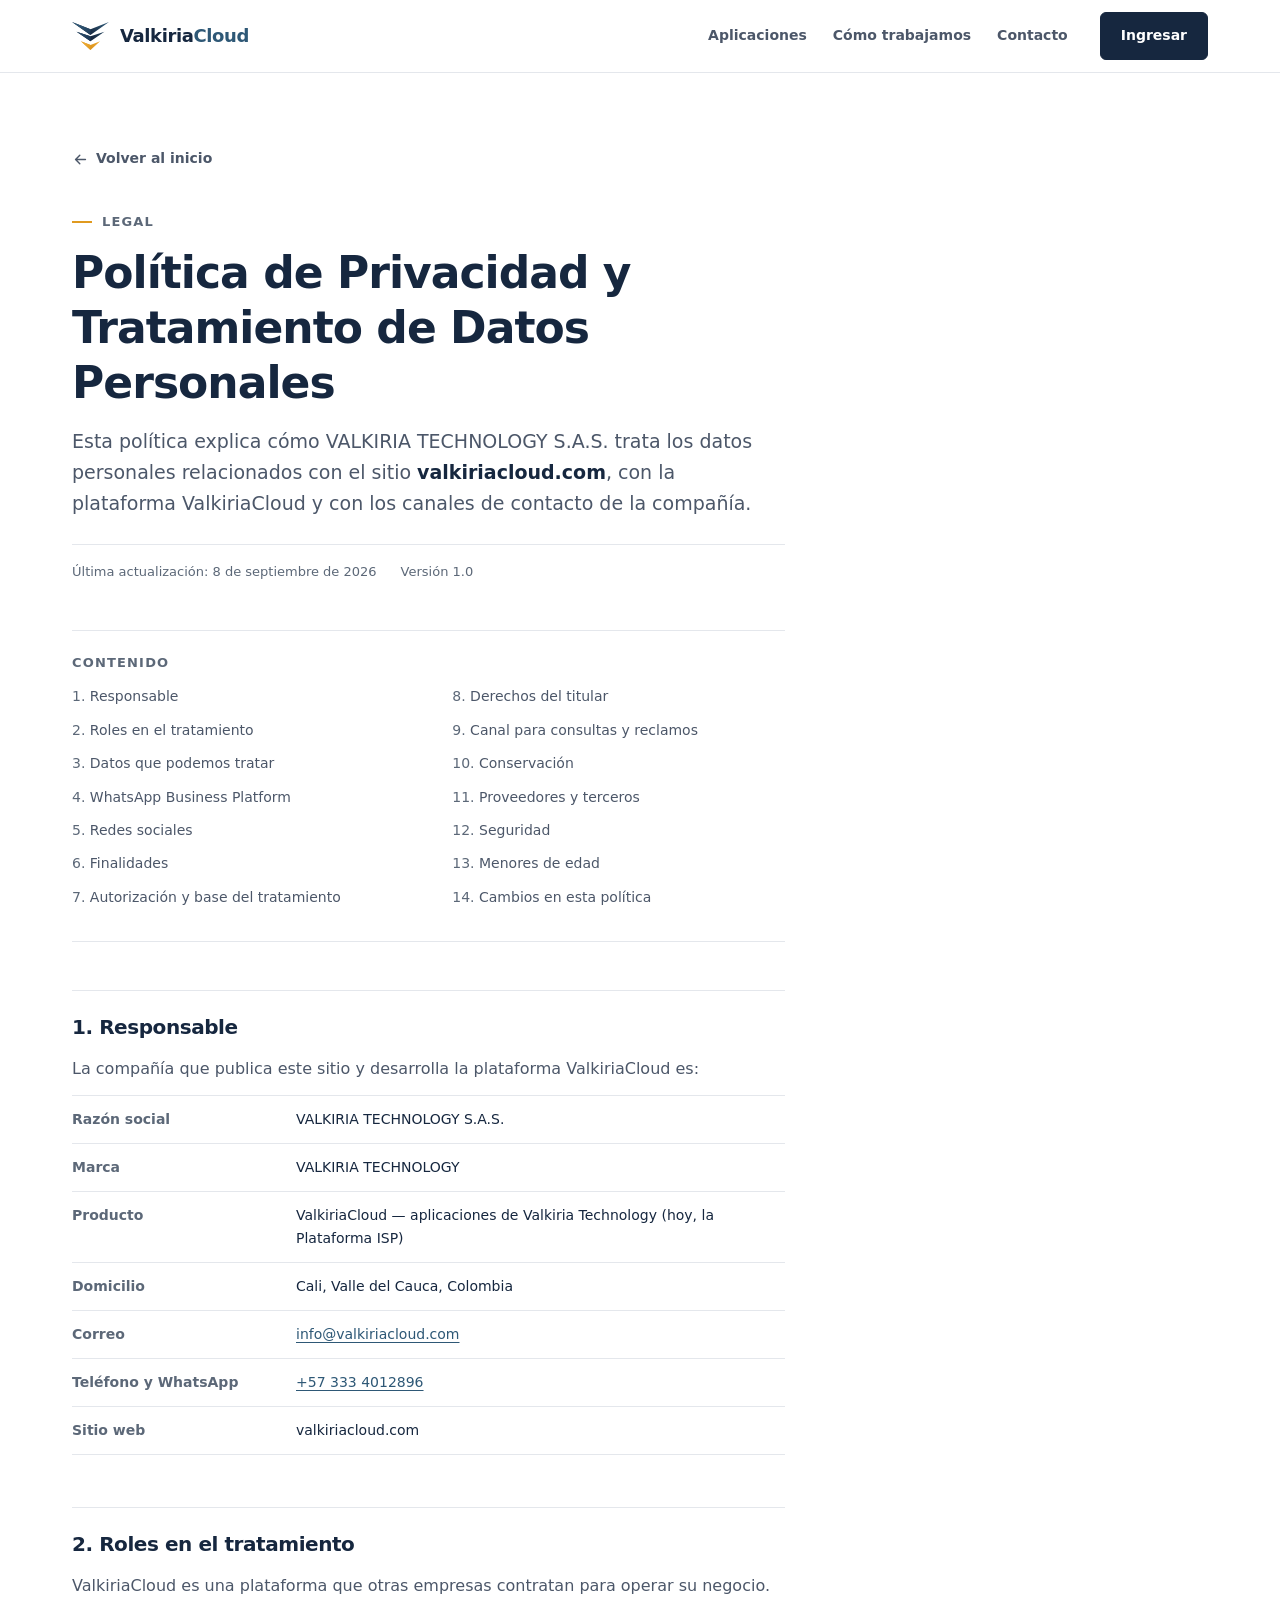
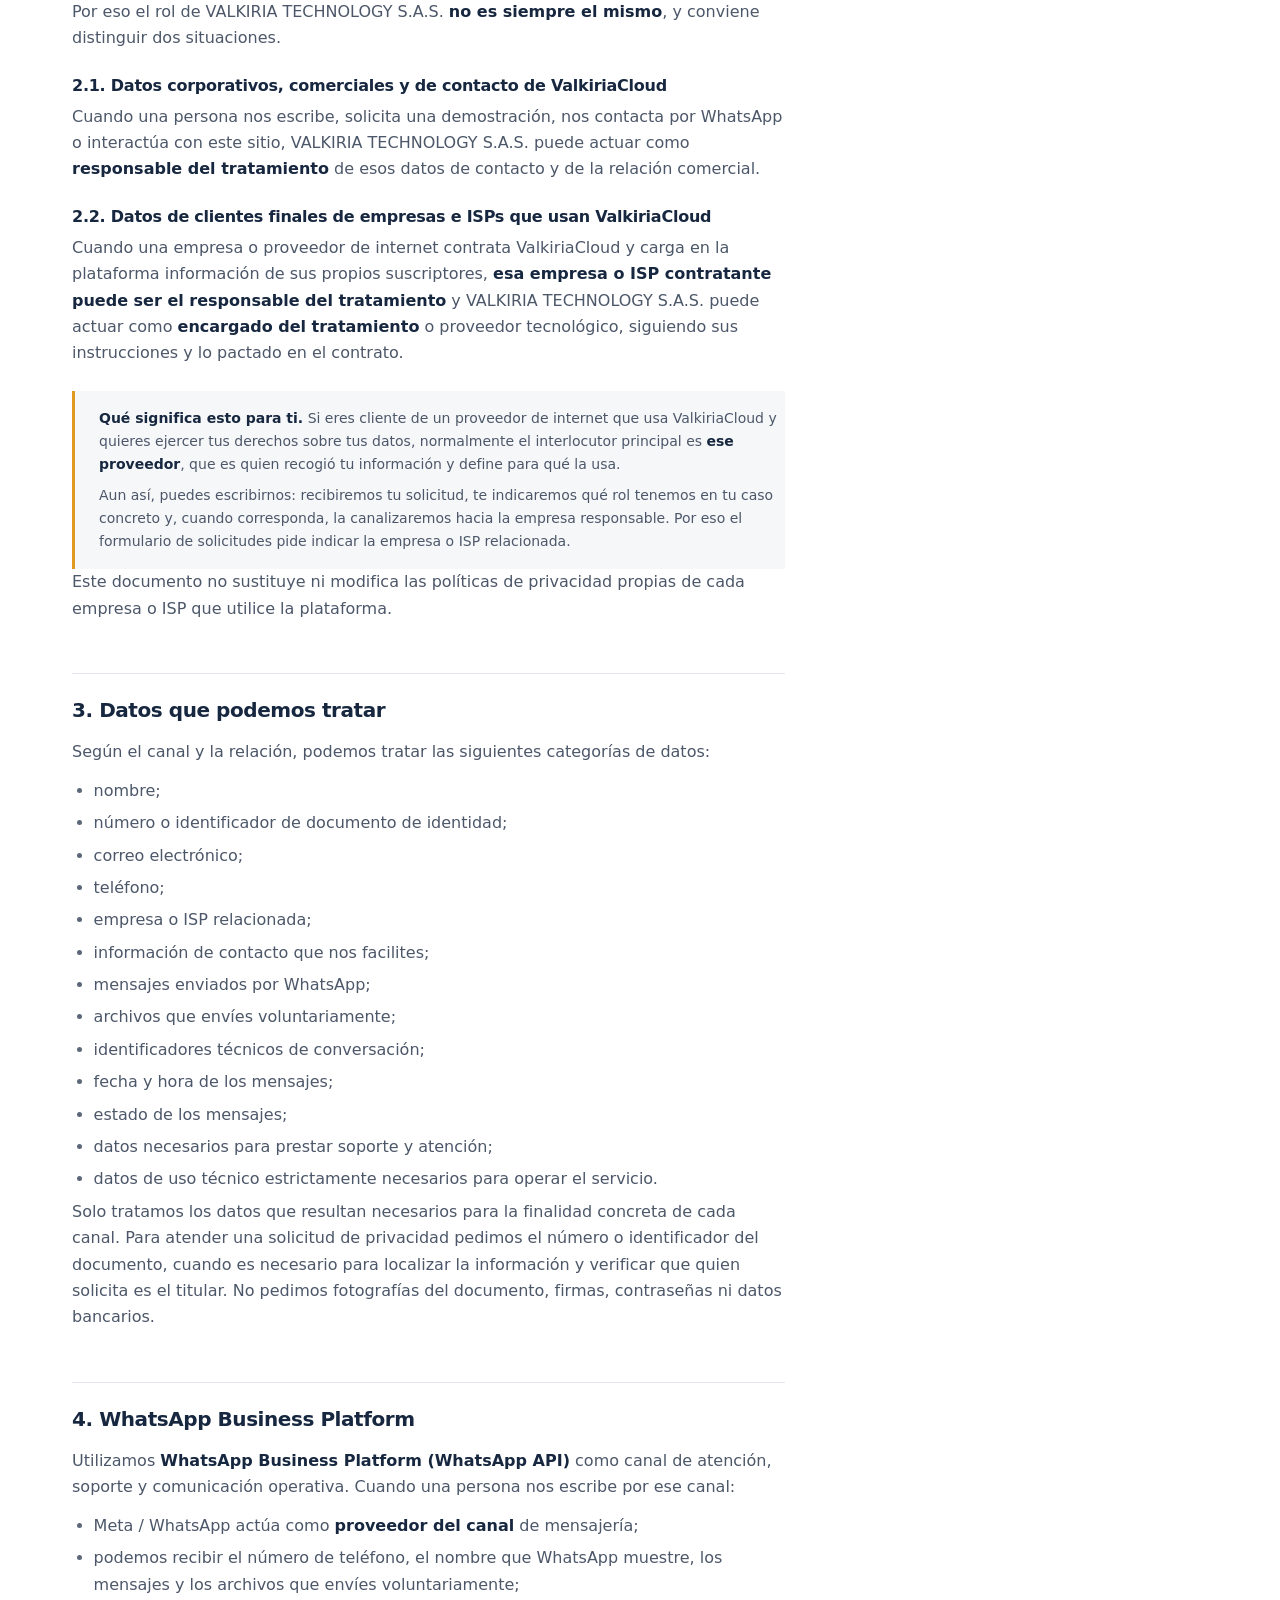
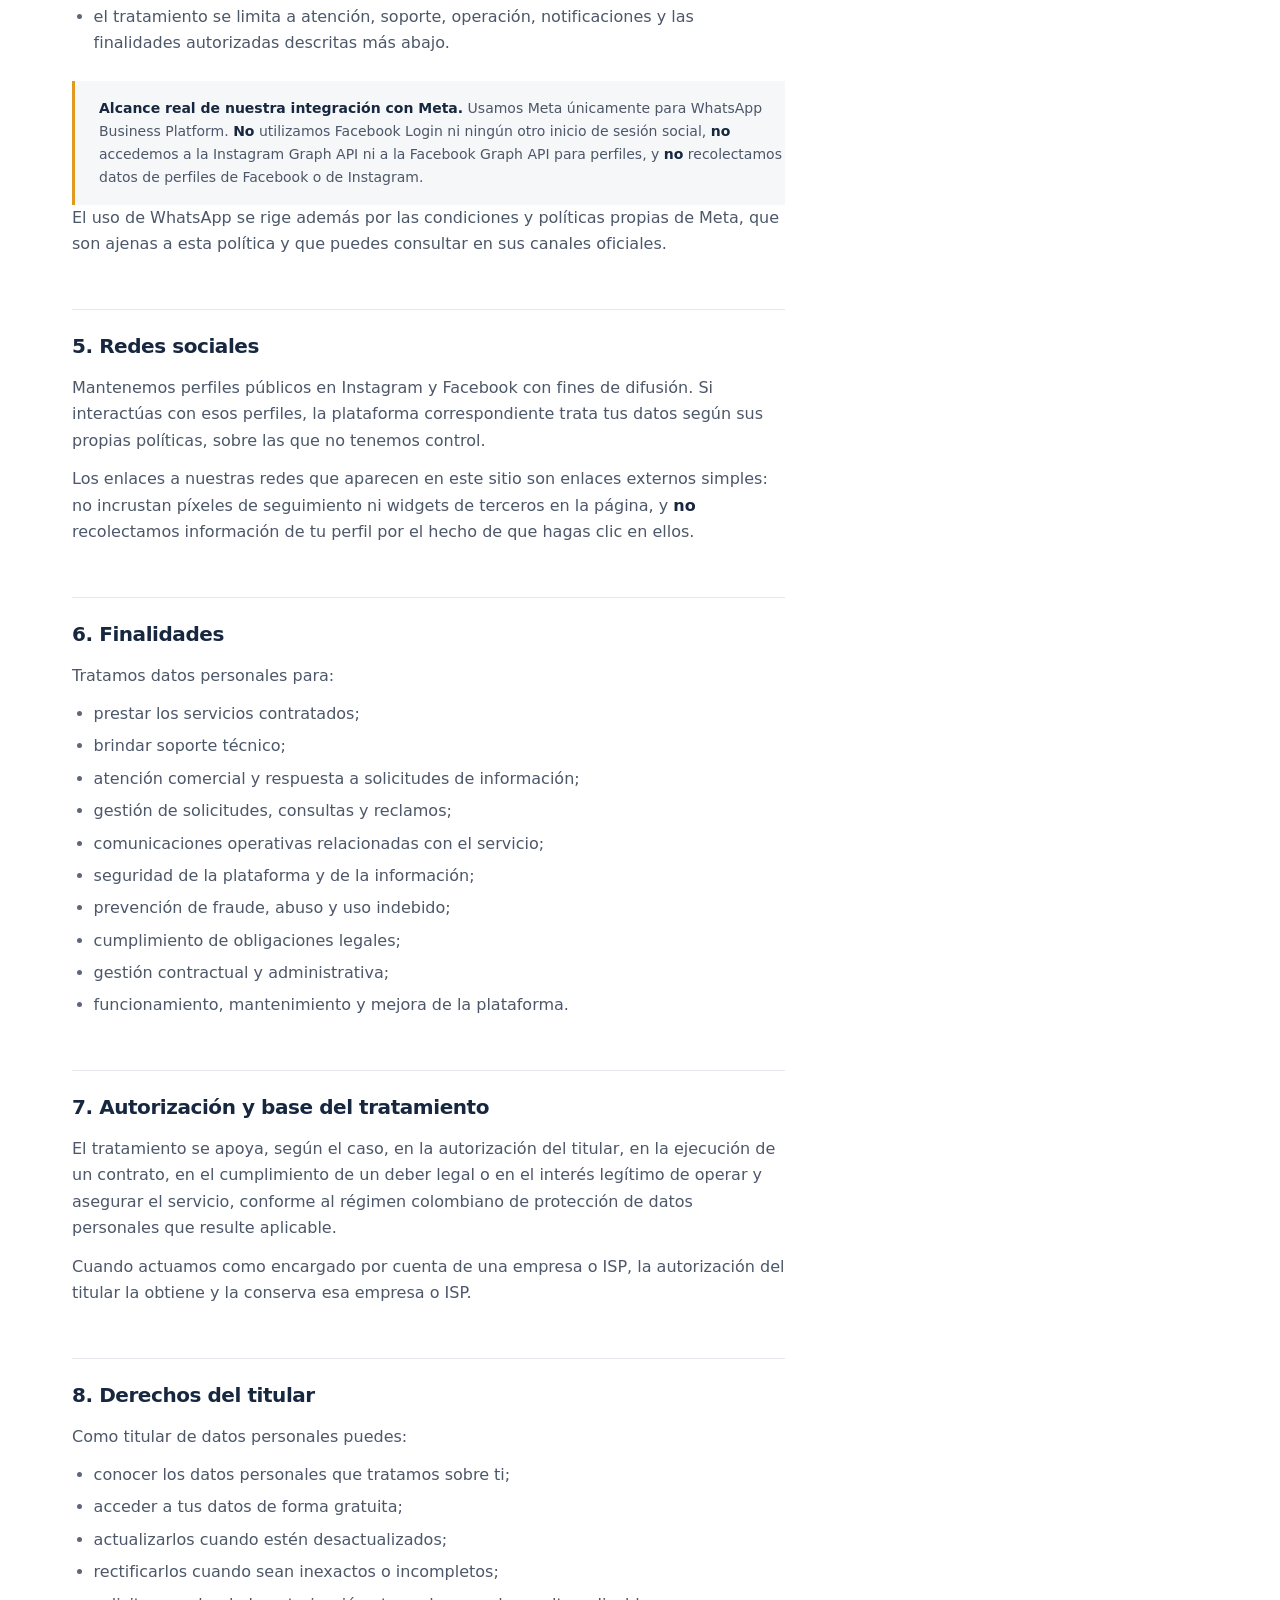
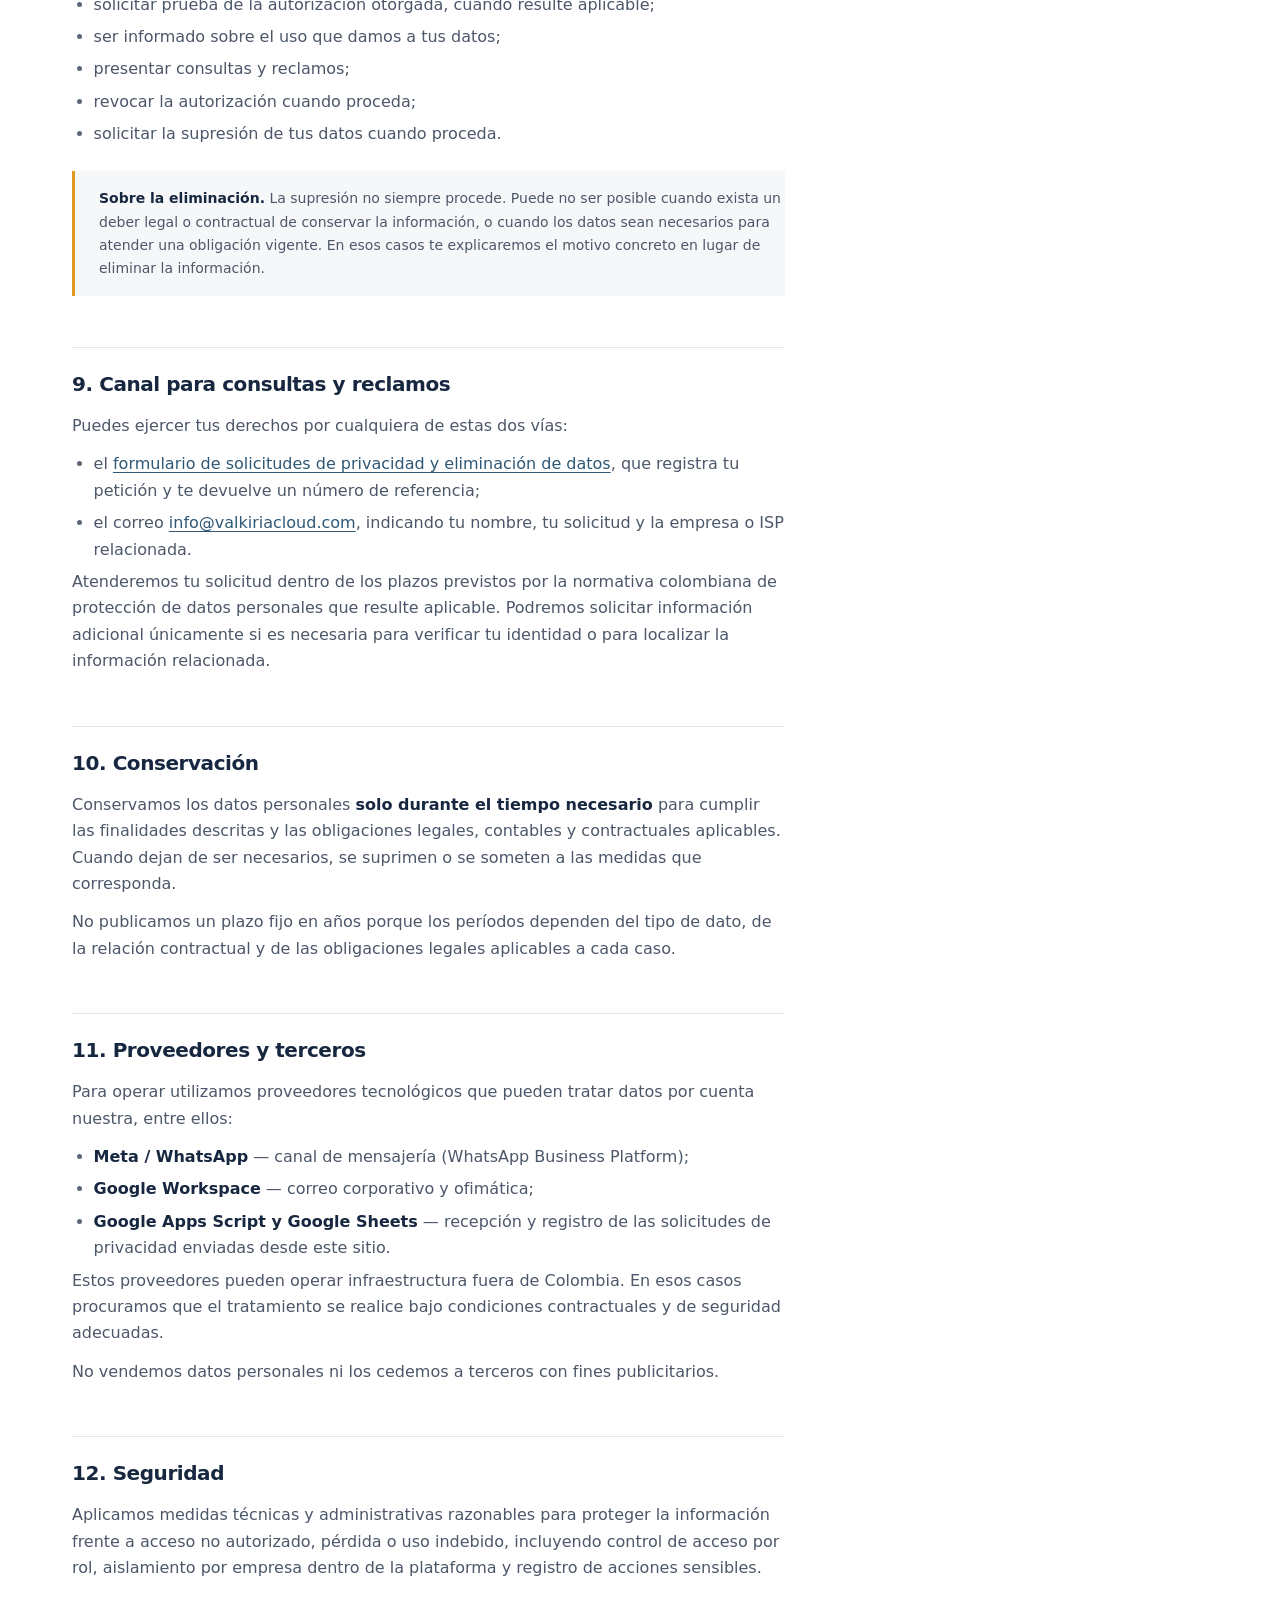
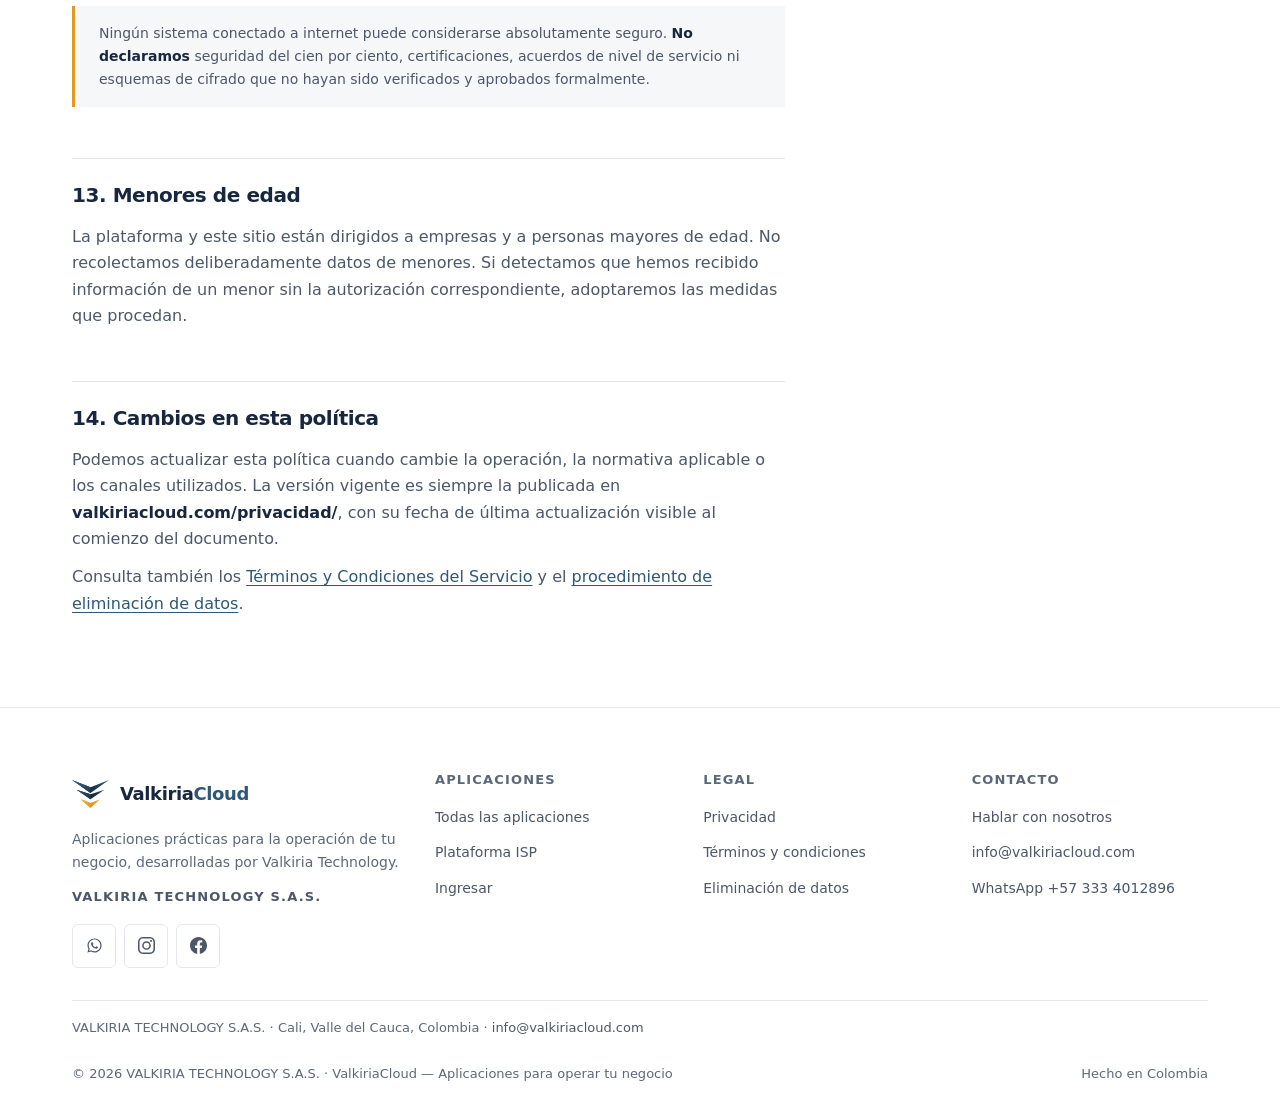
<file: privacidad/index.html>
<!DOCTYPE html>
<html lang="es">
<head>
<meta charset="UTF-8">
<meta name="viewport" content="width=device-width, initial-scale=1">
<title>Política de Privacidad y Tratamiento de Datos — ValkiriaCloud</title>
<meta name="description" content="Política de privacidad y tratamiento de datos personales de VALKIRIA TECHNOLOGY S.A.S. para ValkiriaCloud: responsable, roles, datos tratados, WhatsApp Business Platform, finalidades y derechos del titular.">
<meta name="robots" content="index, follow">
<meta name="theme-color" content="#FFFFFF">
<link rel="canonical" href="https://valkiriacloud.com/privacidad/">

<meta property="og:type" content="article">
<meta property="og:site_name" content="ValkiriaCloud">
<meta property="og:locale" content="es_CO">
<meta property="og:url" content="https://valkiriacloud.com/privacidad/">
<meta property="og:title" content="Política de Privacidad y Tratamiento de Datos — ValkiriaCloud">
<meta property="og:description" content="Cómo VALKIRIA TECHNOLOGY S.A.S. trata los datos personales relacionados con ValkiriaCloud y qué derechos tienes como titular.">

<meta name="twitter:card" content="summary">
<meta name="twitter:title" content="Política de Privacidad — ValkiriaCloud">
<meta name="twitter:description" content="Responsable, roles de tratamiento, datos, finalidades y derechos del titular.">

<link rel="icon" type="image/svg+xml" href="/assets/img/favicon.svg?v=20261029-001">
<link rel="shortcut icon" href="/assets/img/favicon.svg?v=20261029-001">
<link rel="stylesheet" href="/assets/css/site.css?v=20261029-001">
</head>
<body>

<a class="skip-link" href="#contenido">Saltar al contenido principal</a>

<header class="site-header" data-header>
  <div class="container header-inner">
    <a class="brand" href="/" aria-label="ValkiriaCloud, ir al inicio">
      <img class="brand-mark" src="/assets/img/valkiria-isotipo.svg?v=20261029-001" alt="" width="37" height="28">
      <span>Valkiria<span class="brand-word">Cloud</span></span>
    </a>
    <nav class="primary-nav" aria-label="Navegación principal">
      <ul>
        <li><a href="/aplicaciones/">Aplicaciones</a></li>
        <li><a href="/#como">Cómo trabajamos</a></li>
        <li><a href="/#contacto">Contacto</a></li>
      </ul>
    </nav>
    <div class="header-actions">
      <a class="btn btn--primary" href="/aplicaciones/">Ingresar</a>
    </div>
    <button class="nav-toggle" type="button" data-nav-toggle aria-expanded="false" aria-controls="mobile-nav" aria-label="Abrir menú de navegación">
      <svg class="icon-open" viewBox="0 0 24 24" fill="none" stroke="currentColor" stroke-width="1.8" stroke-linecap="round" aria-hidden="true" focusable="false"><path d="M4 7h16M4 12h16M4 17h16"/></svg>
      <svg class="icon-close" viewBox="0 0 24 24" fill="none" stroke="currentColor" stroke-width="1.8" stroke-linecap="round" aria-hidden="true" focusable="false"><path d="M6 6l12 12M18 6L6 18"/></svg>
    </button>
  </div>
  <nav class="mobile-nav" id="mobile-nav" aria-label="Navegación móvil" hidden>
    <ul>
      <li><a href="/aplicaciones/">Aplicaciones</a></li>
      <li><a href="/#como">Cómo trabajamos</a></li>
      <li><a href="/#contacto">Contacto</a></li>
    </ul>
    <div class="mobile-actions">
      <a class="btn btn--primary" href="/aplicaciones/">Ingresar</a>
    </div>
  </nav>
</header>

<main id="contenido">
  <div class="container legal">

    <a class="back-link" href="/">
      <svg viewBox="0 0 24 24" fill="none" stroke="currentColor" stroke-width="2" stroke-linecap="round" stroke-linejoin="round" aria-hidden="true" focusable="false"><path d="M19 12H5M11 18l-6-6 6-6"/></svg>
      Volver al inicio
    </a>

    <div class="legal-head">
      <span class="eyebrow">Legal</span>
      <h1>Política de Privacidad y Tratamiento de Datos Personales</h1>
      <p class="legal-lead">
        Esta política explica cómo VALKIRIA TECHNOLOGY S.A.S. trata los datos personales
        relacionados con el sitio <strong>valkiriacloud.com</strong>, con la plataforma
        ValkiriaCloud y con los canales de contacto de la compañía.
      </p>
      <div class="legal-meta">
        <span>Última actualización: 8 de septiembre de 2026</span>
        <span>Versión 1.0</span>
      </div>
    </div>

    <nav class="toc" aria-label="Índice de la política">
      <h2>Contenido</h2>
      <ol>
        <li><a href="#responsable">Responsable</a></li>
        <li><a href="#roles">Roles en el tratamiento</a></li>
        <li><a href="#datos">Datos que podemos tratar</a></li>
        <li><a href="#whatsapp">WhatsApp Business Platform</a></li>
        <li><a href="#redes">Redes sociales</a></li>
        <li><a href="#finalidades">Finalidades</a></li>
        <li><a href="#legitimacion">Autorización y base del tratamiento</a></li>
        <li><a href="#derechos">Derechos del titular</a></li>
        <li><a href="#canal">Canal para consultas y reclamos</a></li>
        <li><a href="#conservacion">Conservación</a></li>
        <li><a href="#proveedores">Proveedores y terceros</a></li>
        <li><a href="#seguridad">Seguridad</a></li>
        <li><a href="#menores">Menores de edad</a></li>
        <li><a href="#cambios">Cambios en esta política</a></li>
      </ol>
    </nav>

    <article class="prose">

      <section id="responsable">
        <h2>1. Responsable</h2>
        <p>
          La compañía que publica este sitio y desarrolla la plataforma ValkiriaCloud es:
        </p>
        <dl class="contact-block">
          <div><dt>Razón social</dt><dd>VALKIRIA TECHNOLOGY S.A.S.</dd></div>
          <div><dt>Marca</dt><dd>VALKIRIA TECHNOLOGY</dd></div>
          <div><dt>Producto</dt><dd>ValkiriaCloud — aplicaciones de Valkiria Technology (hoy, la Plataforma ISP)</dd></div>
          <div><dt>Domicilio</dt><dd>Cali, Valle del Cauca, Colombia</dd></div>
          <div><dt>Correo</dt><dd><a href="mailto:info@valkiriacloud.com">info@valkiriacloud.com</a></dd></div>
          <div><dt>Teléfono y WhatsApp</dt><dd><a href="https://wa.me/573334012896" target="_blank" rel="noopener noreferrer">+57 333 4012896</a></dd></div>
          <div><dt>Sitio web</dt><dd>valkiriacloud.com</dd></div>
        </dl>
      </section>

      <section id="roles">
        <h2>2. Roles en el tratamiento</h2>
        <p>
          ValkiriaCloud es una plataforma que otras empresas contratan para operar su
          negocio. Por eso el rol de VALKIRIA TECHNOLOGY S.A.S. <strong>no es siempre el
          mismo</strong>, y conviene distinguir dos situaciones.
        </p>

        <h3>2.1. Datos corporativos, comerciales y de contacto de ValkiriaCloud</h3>
        <p>
          Cuando una persona nos escribe, solicita una demostración, nos contacta por
          WhatsApp o interactúa con este sitio, VALKIRIA TECHNOLOGY S.A.S. puede actuar como
          <strong>responsable del tratamiento</strong> de esos datos de contacto y de la
          relación comercial.
        </p>

        <h3>2.2. Datos de clientes finales de empresas e ISPs que usan ValkiriaCloud</h3>
        <p>
          Cuando una empresa o proveedor de internet contrata ValkiriaCloud y carga en la
          plataforma información de sus propios suscriptores, <strong>esa empresa o ISP
          contratante puede ser el responsable del tratamiento</strong> y VALKIRIA
          TECHNOLOGY S.A.S. puede actuar como <strong>encargado del tratamiento</strong> o
          proveedor tecnológico, siguiendo sus instrucciones y lo pactado en el contrato.
        </p>

        <div class="callout">
          <p>
            <strong>Qué significa esto para ti.</strong> Si eres cliente de un proveedor de
            internet que usa ValkiriaCloud y quieres ejercer tus derechos sobre tus datos,
            normalmente el interlocutor principal es <strong>ese proveedor</strong>, que es
            quien recogió tu información y define para qué la usa.
          </p>
          <p>
            Aun así, puedes escribirnos: recibiremos tu solicitud, te indicaremos qué rol
            tenemos en tu caso concreto y, cuando corresponda, la canalizaremos hacia la
            empresa responsable. Por eso el formulario de solicitudes pide indicar la
            empresa o ISP relacionada.
          </p>
        </div>

        <p>
          Este documento no sustituye ni modifica las políticas de privacidad propias de
          cada empresa o ISP que utilice la plataforma.
        </p>
      </section>

      <section id="datos">
        <h2>3. Datos que podemos tratar</h2>
        <p>
          Según el canal y la relación, podemos tratar las siguientes categorías de datos:
        </p>
        <ul>
          <li>nombre;</li>
          <li>número o identificador de documento de identidad;</li>
          <li>correo electrónico;</li>
          <li>teléfono;</li>
          <li>empresa o ISP relacionada;</li>
          <li>información de contacto que nos facilites;</li>
          <li>mensajes enviados por WhatsApp;</li>
          <li>archivos que envíes voluntariamente;</li>
          <li>identificadores técnicos de conversación;</li>
          <li>fecha y hora de los mensajes;</li>
          <li>estado de los mensajes;</li>
          <li>datos necesarios para prestar soporte y atención;</li>
          <li>datos de uso técnico estrictamente necesarios para operar el servicio.</li>
        </ul>
        <p>
          Solo tratamos los datos que resultan necesarios para la finalidad concreta de cada
          canal. Para atender una solicitud de privacidad pedimos el número o identificador
          del documento, cuando es necesario para localizar la información y verificar que
          quien solicita es el titular. No pedimos fotografías del documento, firmas,
          contraseñas ni datos bancarios.
        </p>
      </section>

      <section id="whatsapp">
        <h2>4. WhatsApp Business Platform</h2>
        <p>
          Utilizamos <strong>WhatsApp Business Platform (WhatsApp API)</strong> como canal de
          atención, soporte y comunicación operativa. Cuando una persona nos escribe por ese
          canal:
        </p>
        <ul>
          <li>Meta / WhatsApp actúa como <strong>proveedor del canal</strong> de mensajería;</li>
          <li>podemos recibir el número de teléfono, el nombre que WhatsApp muestre, los mensajes y los archivos que envíes voluntariamente;</li>
          <li>el tratamiento se limita a atención, soporte, operación, notificaciones y las finalidades autorizadas descritas más abajo.</li>
        </ul>

        <div class="callout">
          <p>
            <strong>Alcance real de nuestra integración con Meta.</strong> Usamos Meta
            únicamente para WhatsApp Business Platform. <strong>No</strong> utilizamos
            Facebook Login ni ningún otro inicio de sesión social, <strong>no</strong>
            accedemos a la Instagram Graph API ni a la Facebook Graph API para perfiles, y
            <strong>no</strong> recolectamos datos de perfiles de Facebook o de Instagram.
          </p>
        </div>

        <p>
          El uso de WhatsApp se rige además por las condiciones y políticas propias de Meta,
          que son ajenas a esta política y que puedes consultar en sus canales oficiales.
        </p>
      </section>

      <section id="redes">
        <h2>5. Redes sociales</h2>
        <p>
          Mantenemos perfiles públicos en Instagram y Facebook con fines de difusión. Si
          interactúas con esos perfiles, la plataforma correspondiente trata tus datos según
          sus propias políticas, sobre las que no tenemos control.
        </p>
        <p>
          Los enlaces a nuestras redes que aparecen en este sitio son enlaces externos
          simples: no incrustan píxeles de seguimiento ni widgets de terceros en la página,
          y <strong>no</strong> recolectamos información de tu perfil por el hecho de que
          hagas clic en ellos.
        </p>
      </section>

      <section id="finalidades">
        <h2>6. Finalidades</h2>
        <p>Tratamos datos personales para:</p>
        <ul>
          <li>prestar los servicios contratados;</li>
          <li>brindar soporte técnico;</li>
          <li>atención comercial y respuesta a solicitudes de información;</li>
          <li>gestión de solicitudes, consultas y reclamos;</li>
          <li>comunicaciones operativas relacionadas con el servicio;</li>
          <li>seguridad de la plataforma y de la información;</li>
          <li>prevención de fraude, abuso y uso indebido;</li>
          <li>cumplimiento de obligaciones legales;</li>
          <li>gestión contractual y administrativa;</li>
          <li>funcionamiento, mantenimiento y mejora de la plataforma.</li>
        </ul>
      </section>

      <section id="legitimacion">
        <h2>7. Autorización y base del tratamiento</h2>
        <p>
          El tratamiento se apoya, según el caso, en la autorización del titular, en la
          ejecución de un contrato, en el cumplimiento de un deber legal o en el interés
          legítimo de operar y asegurar el servicio, conforme al régimen colombiano de
          protección de datos personales que resulte aplicable.
        </p>
        <p>
          Cuando actuamos como encargado por cuenta de una empresa o ISP, la autorización
          del titular la obtiene y la conserva esa empresa o ISP.
        </p>
      </section>

      <section id="derechos">
        <h2>8. Derechos del titular</h2>
        <p>Como titular de datos personales puedes:</p>
        <ul>
          <li>conocer los datos personales que tratamos sobre ti;</li>
          <li>acceder a tus datos de forma gratuita;</li>
          <li>actualizarlos cuando estén desactualizados;</li>
          <li>rectificarlos cuando sean inexactos o incompletos;</li>
          <li>solicitar prueba de la autorización otorgada, cuando resulte aplicable;</li>
          <li>ser informado sobre el uso que damos a tus datos;</li>
          <li>presentar consultas y reclamos;</li>
          <li>revocar la autorización cuando proceda;</li>
          <li>solicitar la supresión de tus datos cuando proceda.</li>
        </ul>

        <div class="callout">
          <p>
            <strong>Sobre la eliminación.</strong> La supresión no siempre procede. Puede no
            ser posible cuando exista un deber legal o contractual de conservar la
            información, o cuando los datos sean necesarios para atender una obligación
            vigente. En esos casos te explicaremos el motivo concreto en lugar de eliminar
            la información.
          </p>
        </div>
      </section>

      <section id="canal">
        <h2>9. Canal para consultas y reclamos</h2>
        <p>
          Puedes ejercer tus derechos por cualquiera de estas dos vías:
        </p>
        <ul>
          <li>
            el <a href="/eliminacion-datos/">formulario de solicitudes de privacidad y
            eliminación de datos</a>, que registra tu petición y te devuelve un número de
            referencia;
          </li>
          <li>
            el correo <a href="mailto:info@valkiriacloud.com">info@valkiriacloud.com</a>,
            indicando tu nombre, tu solicitud y la empresa o ISP relacionada.
          </li>
        </ul>
        <p>
          Atenderemos tu solicitud dentro de los plazos previstos por la normativa
          colombiana de protección de datos personales que resulte aplicable. Podremos
          solicitar información adicional únicamente si es necesaria para verificar tu
          identidad o para localizar la información relacionada.
        </p>
      </section>

      <section id="conservacion">
        <h2>10. Conservación</h2>
        <p>
          Conservamos los datos personales <strong>solo durante el tiempo necesario</strong>
          para cumplir las finalidades descritas y las obligaciones legales, contables y
          contractuales aplicables. Cuando dejan de ser necesarios, se suprimen o se someten
          a las medidas que corresponda.
        </p>
        <p>
          No publicamos un plazo fijo en años porque los períodos dependen del tipo de dato,
          de la relación contractual y de las obligaciones legales aplicables a cada caso.
        </p>
      </section>

      <section id="proveedores">
        <h2>11. Proveedores y terceros</h2>
        <p>
          Para operar utilizamos proveedores tecnológicos que pueden tratar datos por cuenta
          nuestra, entre ellos:
        </p>
        <ul>
          <li><strong>Meta / WhatsApp</strong> — canal de mensajería (WhatsApp Business Platform);</li>
          <li><strong>Google Workspace</strong> — correo corporativo y ofimática;</li>
          <li><strong>Google Apps Script y Google Sheets</strong> — recepción y registro de las solicitudes de privacidad enviadas desde este sitio.</li>
        </ul>
        <p>
          Estos proveedores pueden operar infraestructura fuera de Colombia. En esos casos
          procuramos que el tratamiento se realice bajo condiciones contractuales y de
          seguridad adecuadas.
        </p>
        <p>
          No vendemos datos personales ni los cedemos a terceros con fines publicitarios.
        </p>
      </section>

      <section id="seguridad">
        <h2>12. Seguridad</h2>
        <p>
          Aplicamos medidas técnicas y administrativas razonables para proteger la
          información frente a acceso no autorizado, pérdida o uso indebido, incluyendo
          control de acceso por rol, aislamiento por empresa dentro de la plataforma y
          registro de acciones sensibles.
        </p>
        <div class="callout">
          <p>
            Ningún sistema conectado a internet puede considerarse absolutamente seguro.
            <strong>No declaramos</strong> seguridad del cien por ciento, certificaciones,
            acuerdos de nivel de servicio ni esquemas de cifrado que no hayan sido
            verificados y aprobados formalmente.
          </p>
        </div>
      </section>

      <section id="menores">
        <h2>13. Menores de edad</h2>
        <p>
          La plataforma y este sitio están dirigidos a empresas y a personas mayores de
          edad. No recolectamos deliberadamente datos de menores. Si detectamos que hemos
          recibido información de un menor sin la autorización correspondiente, adoptaremos
          las medidas que procedan.
        </p>
      </section>

      <section id="cambios">
        <h2>14. Cambios en esta política</h2>
        <p>
          Podemos actualizar esta política cuando cambie la operación, la normativa
          aplicable o los canales utilizados. La versión vigente es siempre la publicada en
          <strong>valkiriacloud.com/privacidad/</strong>, con su fecha de última
          actualización visible al comienzo del documento.
        </p>
        <p>
          Consulta también los
          <a href="/terminos/">Términos y Condiciones del Servicio</a> y el
          <a href="/eliminacion-datos/">procedimiento de eliminación de datos</a>.
        </p>
      </section>

    </article>
  </div>
</main>

<footer class="site-footer">
  <div class="container">
    <div class="footer-grid">
      <div class="footer-brand">
        <a class="brand" href="/">
          <img class="brand-mark" src="/assets/img/valkiria-isotipo.svg?v=20261029-001" alt="" width="37" height="28">
          <span>Valkiria<span class="brand-word">Cloud</span></span>
        </a>
        <p>
          Aplicaciones prácticas para la operación de tu negocio, desarrolladas por
          Valkiria Technology.
        </p>
        <span class="footer-org">Valkiria Technology S.A.S.</span>
        <div class="footer-social">
          <a href="https://wa.me/573334012896" target="_blank" rel="noopener noreferrer" aria-label="Contactar por WhatsApp">
            <svg viewBox="0 0 24 24" fill="currentColor" aria-hidden="true" focusable="false"><path d="M12.04 2C6.58 2 2.13 6.45 2.13 11.91c0 1.75.46 3.45 1.32 4.95L2 22l5.25-1.38a9.87 9.87 0 0 0 4.79 1.22h.01c5.46 0 9.91-4.45 9.91-9.91 0-2.65-1.03-5.14-2.9-7.01A9.82 9.82 0 0 0 12.04 2zm0 18.15h-.01a8.2 8.2 0 0 1-4.18-1.15l-.3-.18-3.11.82.83-3.04-.2-.31a8.19 8.19 0 0 1-1.26-4.38c0-4.54 3.7-8.23 8.24-8.23 2.2 0 4.27.86 5.82 2.42a8.18 8.18 0 0 1 2.41 5.82c0 4.54-3.7 8.23-8.24 8.23zm4.52-6.16c-.25-.12-1.47-.72-1.69-.81-.23-.08-.39-.12-.56.13-.16.24-.64.8-.78.97-.15.16-.29.18-.54.06-.25-.12-1.05-.39-1.99-1.23-.74-.66-1.24-1.47-1.38-1.72-.15-.25-.02-.38.11-.5.11-.11.25-.29.37-.44.13-.15.17-.25.25-.41.08-.17.04-.31-.02-.43-.06-.12-.56-1.35-.77-1.84-.2-.49-.4-.42-.55-.43h-.47c-.16 0-.43.06-.65.31-.22.25-.85.83-.85 2.03s.87 2.35.99 2.51c.12.16 1.71 2.61 4.15 3.66.58.25 1.03.4 1.39.51.58.19 1.11.16 1.53.1.47-.07 1.44-.59 1.64-1.16.2-.57.2-1.06.14-1.16-.06-.1-.22-.16-.47-.28z"/></svg>
          </a>
          <a href="https://www.instagram.com/valkiriacloud/" target="_blank" rel="noopener noreferrer" aria-label="ValkiriaCloud en Instagram">
            <svg viewBox="0 0 24 24" fill="currentColor" aria-hidden="true" focusable="false"><path d="M12 2.16c3.2 0 3.58.01 4.85.07 1.17.05 1.8.25 2.23.41.56.22.96.48 1.38.9.42.42.68.82.9 1.38.16.42.36 1.06.41 2.23.06 1.27.07 1.65.07 4.85s-.01 3.58-.07 4.85c-.05 1.17-.25 1.8-.41 2.23-.22.56-.48.96-.9 1.38-.42.42-.82.68-1.38.9-.42.16-1.06.36-2.23.41-1.27.06-1.65.07-4.85.07s-3.58-.01-4.85-.07c-1.17-.05-1.8-.25-2.23-.41-.56-.22-.96-.48-1.38-.9-.42-.42-.68-.82-.9-1.38-.16-.42-.36-1.06-.41-2.23C2.17 15.58 2.16 15.2 2.16 12s.01-3.58.07-4.85c.05-1.17.25-1.8.41-2.23.22-.56.48-.96.9-1.38.42-.42.82-.68 1.38-.9.42-.16 1.06-.36 2.23-.41C8.42 2.17 8.8 2.16 12 2.16M12 0C8.74 0 8.33.01 7.05.07 5.78.13 4.9.33 4.14.63c-.79.3-1.46.72-2.13 1.38C1.35 2.68.93 3.35.63 4.14.33 4.9.13 5.78.07 7.05.01 8.33 0 8.74 0 12s.01 3.67.07 4.95c.06 1.27.26 2.15.56 2.91.3.79.72 1.46 1.38 2.13.67.66 1.34 1.08 2.13 1.38.76.3 1.64.5 2.91.56C8.33 23.99 8.74 24 12 24s3.67-.01 4.95-.07c1.27-.06 2.15-.26 2.91-.56.79-.3 1.46-.72 2.13-1.38.66-.67 1.08-1.34 1.38-2.13.3-.76.5-1.64.56-2.91.06-1.28.07-1.69.07-4.95s-.01-3.67-.07-4.95c-.06-1.27-.26-2.15-.56-2.91-.3-.79-.72-1.46-1.38-2.13C21.32 1.35 20.65.93 19.86.63c-.76-.3-1.64-.5-2.91-.56C15.67.01 15.26 0 12 0zm0 5.84a6.16 6.16 0 1 0 0 12.32 6.16 6.16 0 0 0 0-12.32zM12 16a4 4 0 1 1 0-8 4 4 0 0 1 0 8zm7.85-10.4a1.44 1.44 0 1 1-2.88 0 1.44 1.44 0 0 1 2.88 0z"/></svg>
          </a>
          <a href="https://www.facebook.com/valkiriacloud" target="_blank" rel="noopener noreferrer" aria-label="ValkiriaCloud en Facebook">
            <svg viewBox="0 0 24 24" fill="currentColor" aria-hidden="true" focusable="false"><path d="M24 12.07C24 5.4 18.63 0 12 0S0 5.4 0 12.07C0 18.1 4.39 23.09 10.13 24v-8.44H7.08v-3.49h3.05V9.41c0-3.02 1.79-4.69 4.53-4.69 1.31 0 2.68.24 2.68.24v2.96h-1.51c-1.49 0-1.96.93-1.96 1.89v2.26h3.33l-.53 3.49h-2.8V24C19.61 23.09 24 18.1 24 12.07z"/></svg>
          </a>
        </div>
      </div>

      <nav class="footer-col" aria-label="Enlaces de aplicaciones">
        <h3>Aplicaciones</h3>
        <ul>
          <li><a href="/aplicaciones/">Todas las aplicaciones</a></li>
          <li><a href="/isp/">Plataforma ISP</a></li>
          <li><a href="/aplicaciones/">Ingresar</a></li>
        </ul>
      </nav>

      <nav class="footer-col" aria-label="Enlaces legales">
        <h3>Legal</h3>
        <ul>
          <li><a href="/privacidad/">Privacidad</a></li>
          <li><a href="/terminos/">Términos y condiciones</a></li>
          <li><a href="/eliminacion-datos/">Eliminación de datos</a></li>
        </ul>
      </nav>

      <nav class="footer-col" aria-label="Enlaces de contacto">
        <h3>Contacto</h3>
        <ul>
          <li><a href="/#contacto">Hablar con nosotros</a></li>
          <li><a href="mailto:info@valkiriacloud.com">info@valkiriacloud.com</a></li>
          <li><a href="https://wa.me/573334012896" target="_blank" rel="noopener noreferrer">WhatsApp +57 333 4012896</a></li>
        </ul>
      </nav>
    </div>

    <p class="footer-legal">
      VALKIRIA TECHNOLOGY S.A.S. &middot; Cali, Valle del Cauca, Colombia &middot;
      <a href="mailto:info@valkiriacloud.com">info@valkiriacloud.com</a>
    </p>

    <div class="footer-bottom">
      <p>&copy; <span data-year>2026</span> VALKIRIA TECHNOLOGY S.A.S. &middot; ValkiriaCloud &mdash; Aplicaciones para operar tu negocio</p>
      <p>Hecho en Colombia</p>
    </div>
  </div>
</footer>

<script src="/assets/js/site.js?v=20261029-001" defer></script>
</body>
</html>
</file>
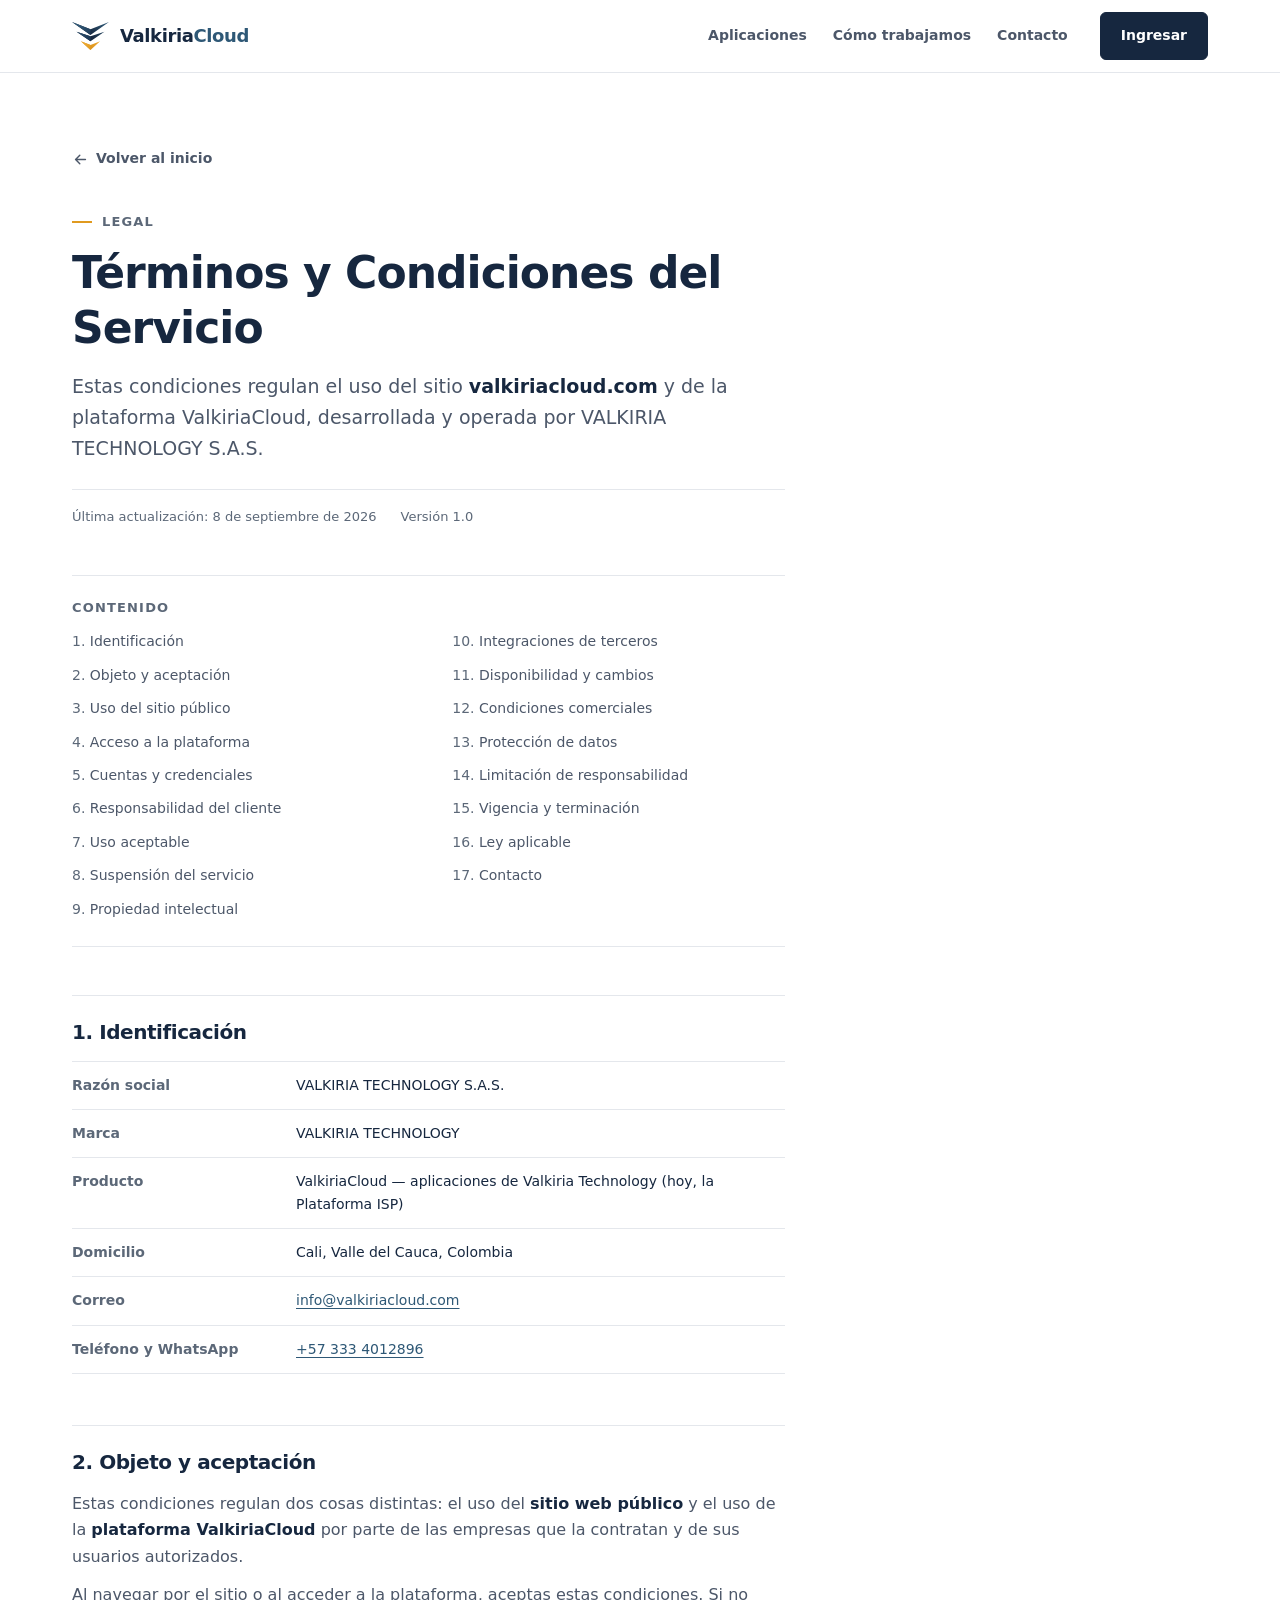
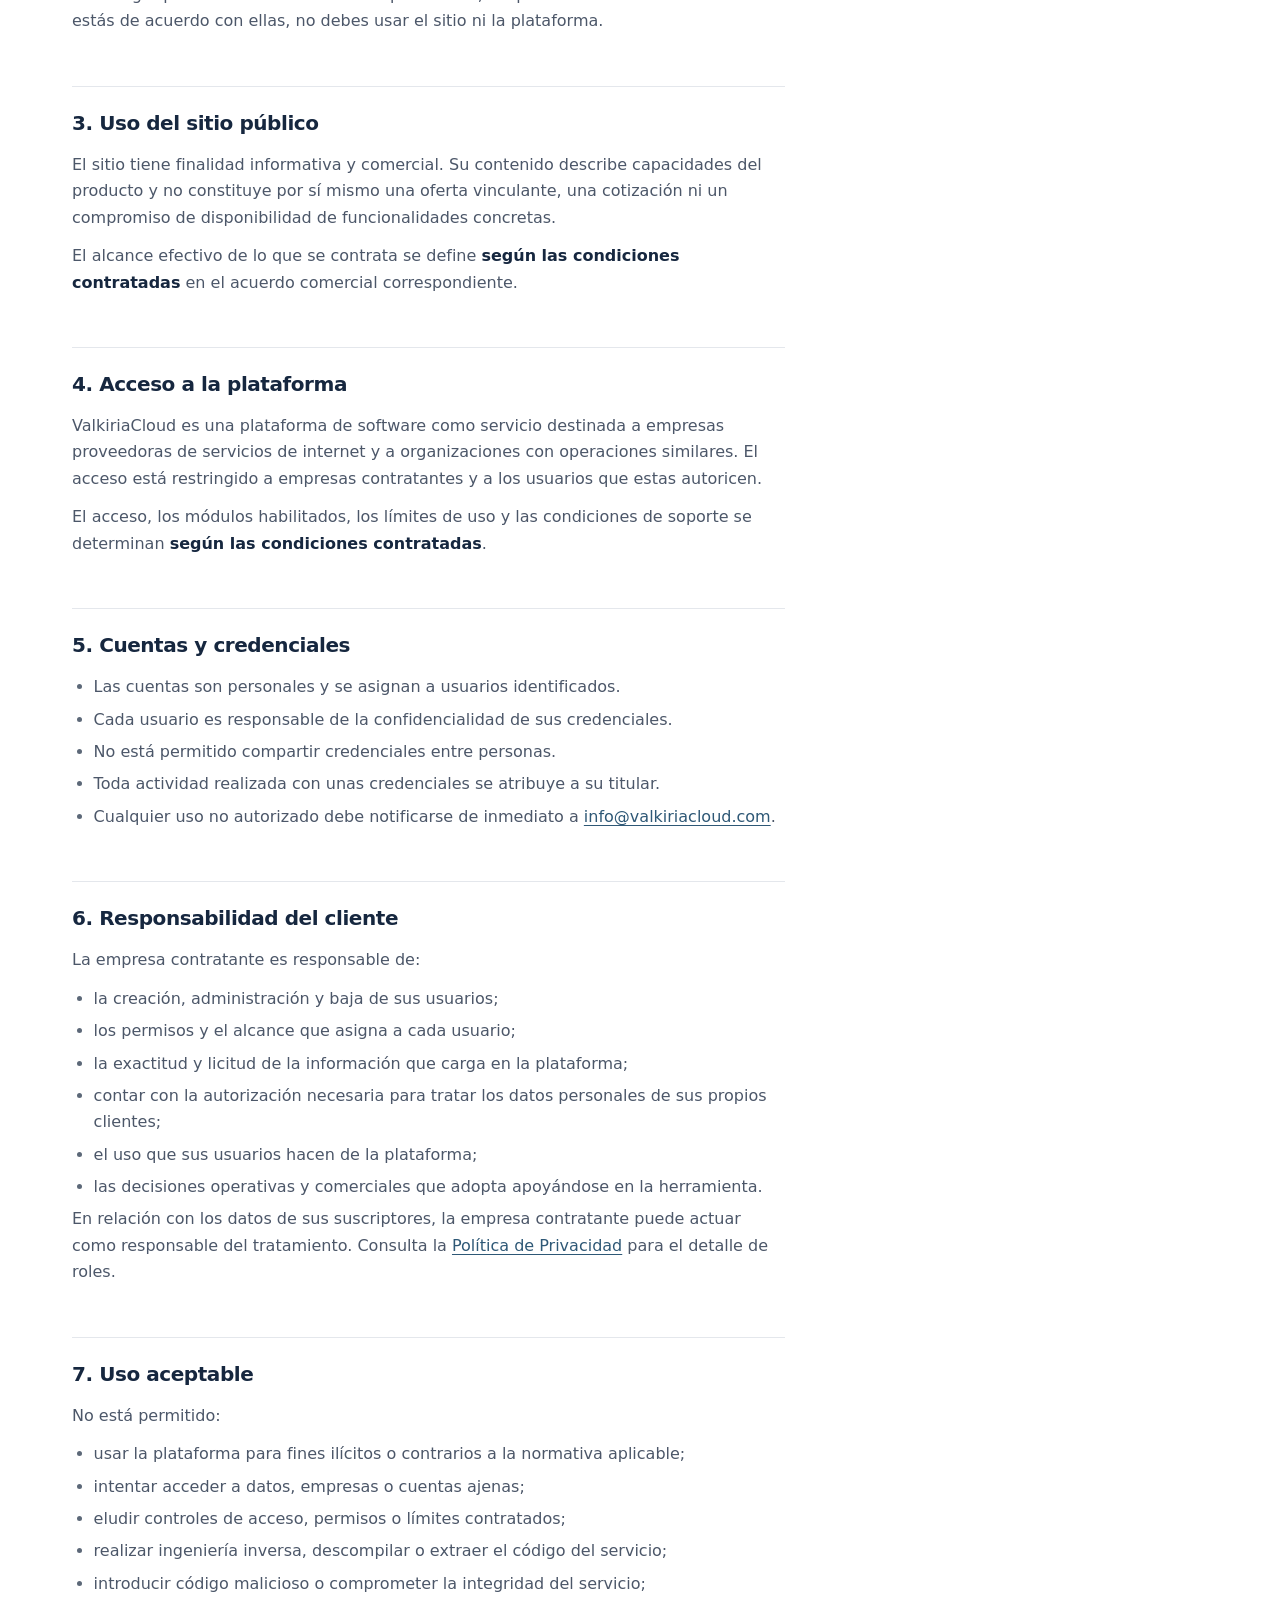
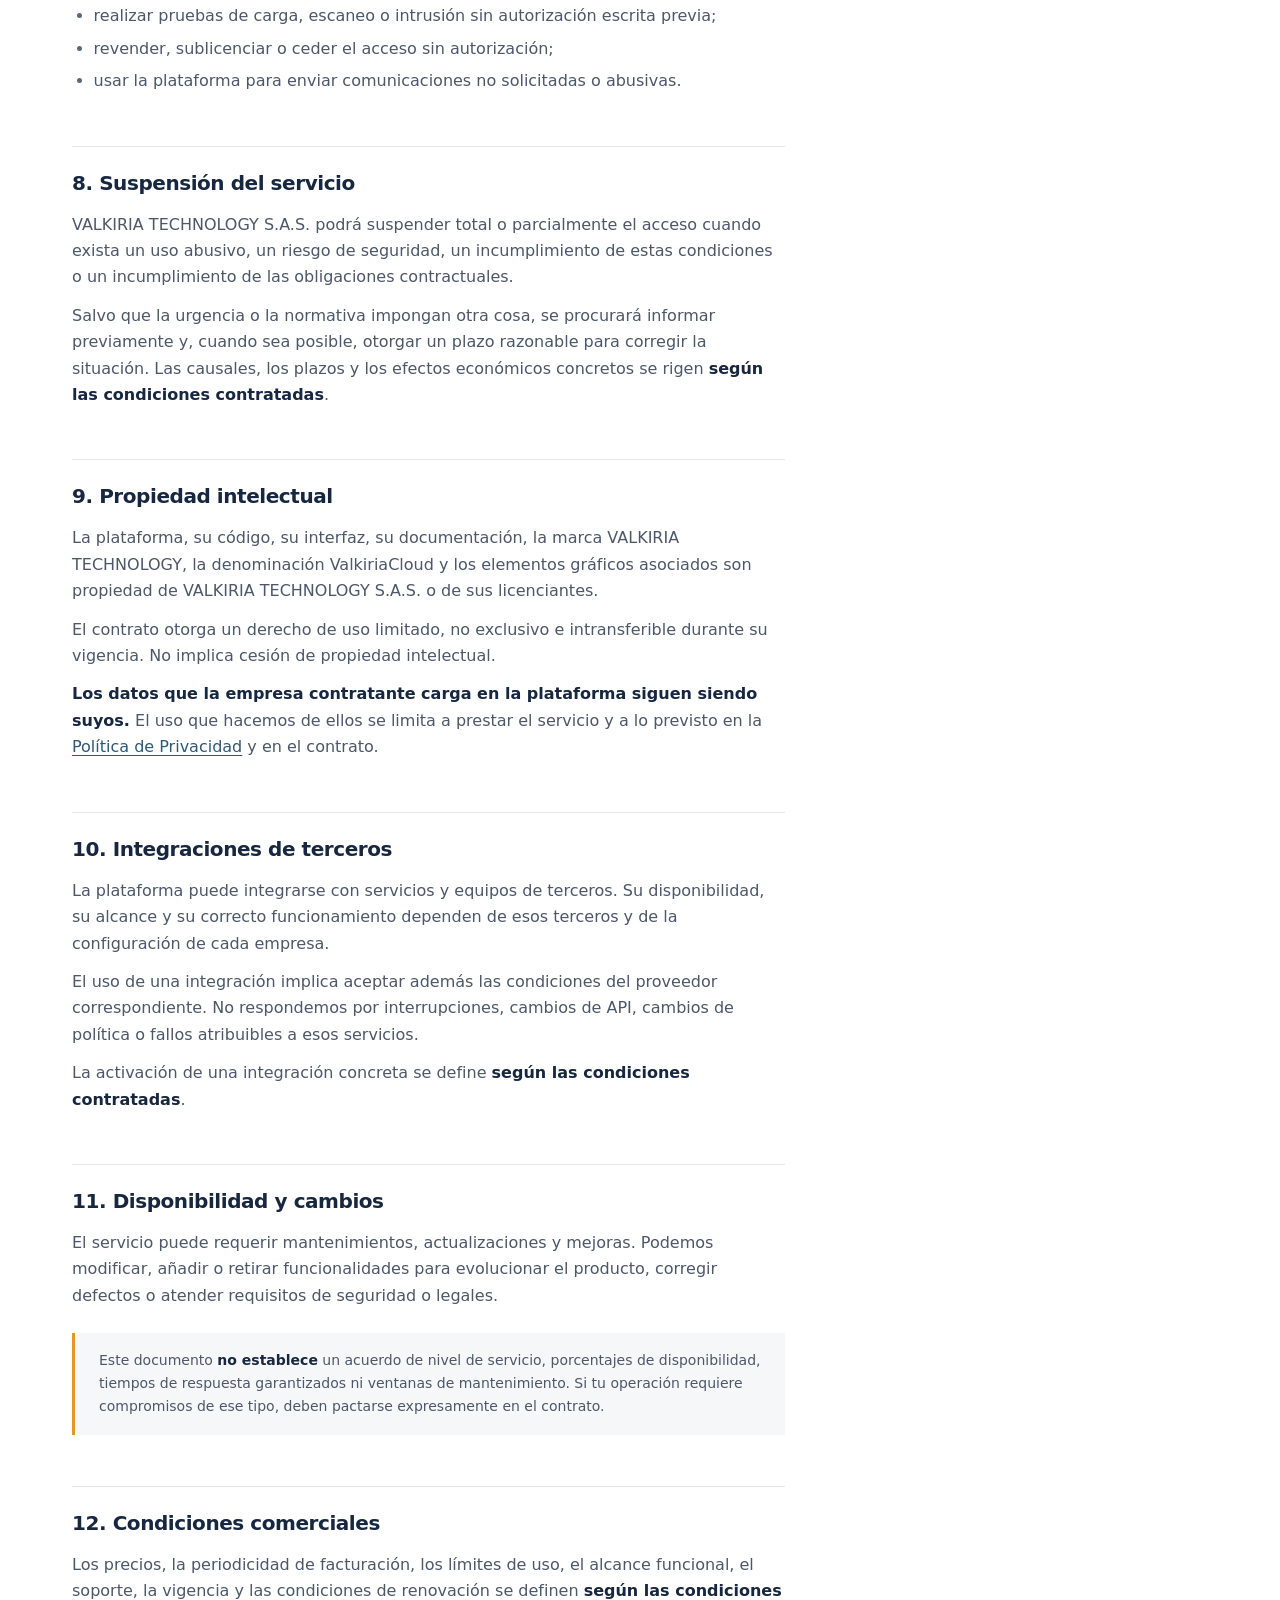
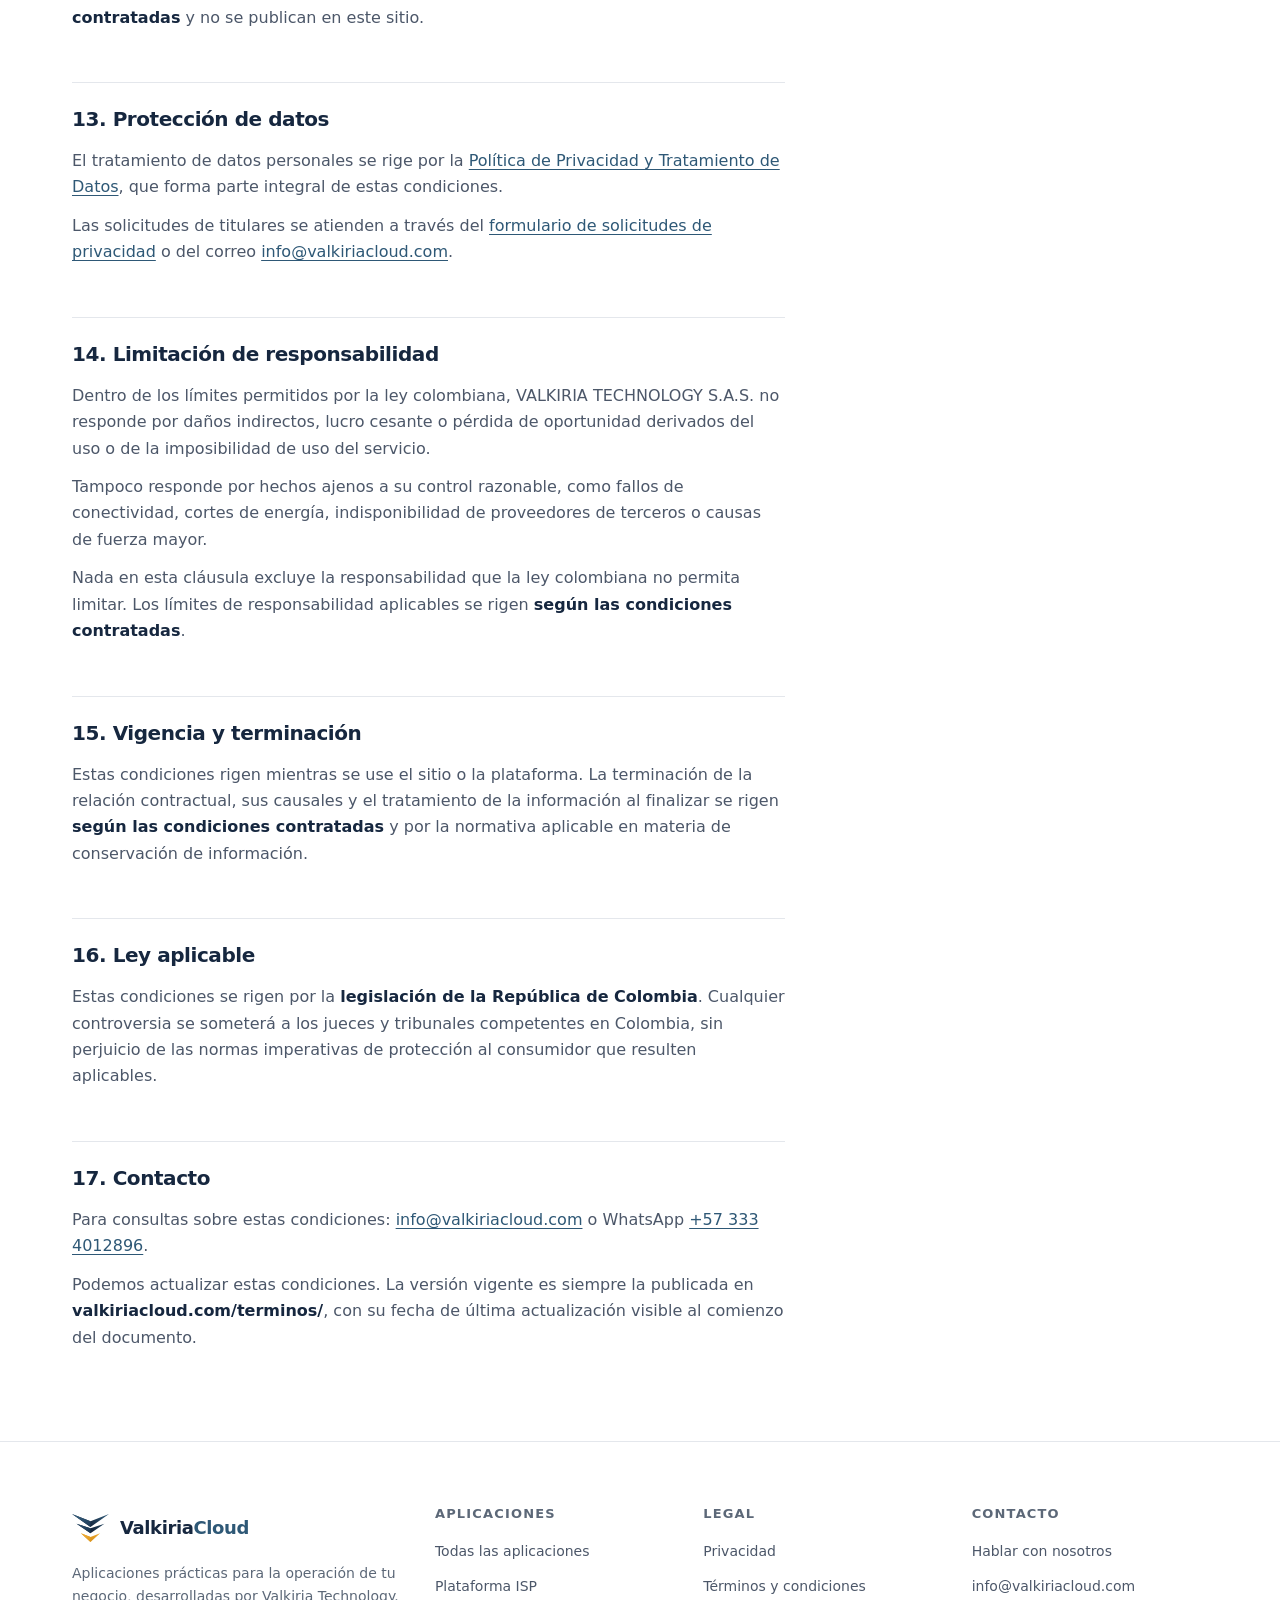
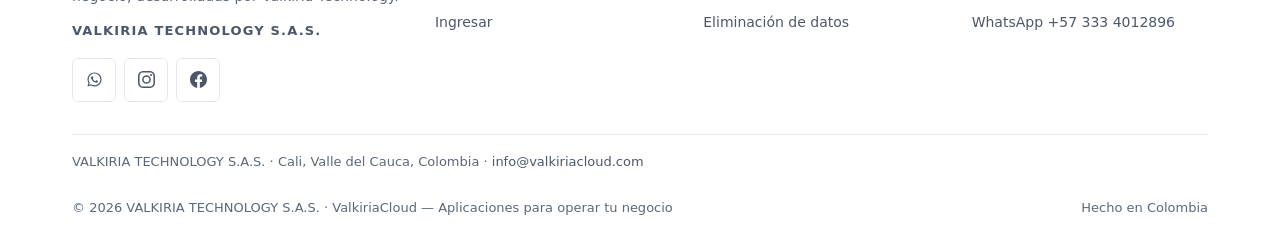
<file: terminos/index.html>
<!DOCTYPE html>
<html lang="es">
<head>
<meta charset="UTF-8">
<meta name="viewport" content="width=device-width, initial-scale=1">
<title>Términos y Condiciones del Servicio — ValkiriaCloud</title>
<meta name="description" content="Términos y condiciones de uso del sitio valkiriacloud.com y de la plataforma ValkiriaCloud de VALKIRIA TECHNOLOGY S.A.S.: cuentas, uso aceptable, propiedad intelectual, integraciones y ley aplicable colombiana.">
<meta name="robots" content="index, follow">
<meta name="theme-color" content="#FFFFFF">
<link rel="canonical" href="https://valkiriacloud.com/terminos/">

<meta property="og:type" content="article">
<meta property="og:site_name" content="ValkiriaCloud">
<meta property="og:locale" content="es_CO">
<meta property="og:url" content="https://valkiriacloud.com/terminos/">
<meta property="og:title" content="Términos y Condiciones del Servicio — ValkiriaCloud">
<meta property="og:description" content="Condiciones de uso del sitio público y de la plataforma ValkiriaCloud.">

<meta name="twitter:card" content="summary">
<meta name="twitter:title" content="Términos y Condiciones — ValkiriaCloud">
<meta name="twitter:description" content="Uso del sitio y de la plataforma, cuentas, uso aceptable y ley aplicable.">

<link rel="icon" type="image/svg+xml" href="/assets/img/favicon.svg?v=20261029-001">
<link rel="shortcut icon" href="/assets/img/favicon.svg?v=20261029-001">
<link rel="stylesheet" href="/assets/css/site.css?v=20261029-001">
</head>
<body>

<a class="skip-link" href="#contenido">Saltar al contenido principal</a>

<header class="site-header" data-header>
  <div class="container header-inner">
    <a class="brand" href="/" aria-label="ValkiriaCloud, ir al inicio">
      <img class="brand-mark" src="/assets/img/valkiria-isotipo.svg?v=20261029-001" alt="" width="37" height="28">
      <span>Valkiria<span class="brand-word">Cloud</span></span>
    </a>
    <nav class="primary-nav" aria-label="Navegación principal">
      <ul>
        <li><a href="/aplicaciones/">Aplicaciones</a></li>
        <li><a href="/#como">Cómo trabajamos</a></li>
        <li><a href="/#contacto">Contacto</a></li>
      </ul>
    </nav>
    <div class="header-actions">
      <a class="btn btn--primary" href="/aplicaciones/">Ingresar</a>
    </div>
    <button class="nav-toggle" type="button" data-nav-toggle aria-expanded="false" aria-controls="mobile-nav" aria-label="Abrir menú de navegación">
      <svg class="icon-open" viewBox="0 0 24 24" fill="none" stroke="currentColor" stroke-width="1.8" stroke-linecap="round" aria-hidden="true" focusable="false"><path d="M4 7h16M4 12h16M4 17h16"/></svg>
      <svg class="icon-close" viewBox="0 0 24 24" fill="none" stroke="currentColor" stroke-width="1.8" stroke-linecap="round" aria-hidden="true" focusable="false"><path d="M6 6l12 12M18 6L6 18"/></svg>
    </button>
  </div>
  <nav class="mobile-nav" id="mobile-nav" aria-label="Navegación móvil" hidden>
    <ul>
      <li><a href="/aplicaciones/">Aplicaciones</a></li>
      <li><a href="/#como">Cómo trabajamos</a></li>
      <li><a href="/#contacto">Contacto</a></li>
    </ul>
    <div class="mobile-actions">
      <a class="btn btn--primary" href="/aplicaciones/">Ingresar</a>
    </div>
  </nav>
</header>

<main id="contenido">
  <div class="container legal">

    <a class="back-link" href="/">
      <svg viewBox="0 0 24 24" fill="none" stroke="currentColor" stroke-width="2" stroke-linecap="round" stroke-linejoin="round" aria-hidden="true" focusable="false"><path d="M19 12H5M11 18l-6-6 6-6"/></svg>
      Volver al inicio
    </a>

    <div class="legal-head">
      <span class="eyebrow">Legal</span>
      <h1>Términos y Condiciones del Servicio</h1>
      <p class="legal-lead">
        Estas condiciones regulan el uso del sitio <strong>valkiriacloud.com</strong> y de la
        plataforma ValkiriaCloud, desarrollada y operada por VALKIRIA TECHNOLOGY S.A.S.
      </p>
      <div class="legal-meta">
        <span>Última actualización: 8 de septiembre de 2026</span>
        <span>Versión 1.0</span>
      </div>
    </div>

    <nav class="toc" aria-label="Índice de los términos">
      <h2>Contenido</h2>
      <ol>
        <li><a href="#identificacion">Identificación</a></li>
        <li><a href="#objeto">Objeto y aceptación</a></li>
        <li><a href="#sitio">Uso del sitio público</a></li>
        <li><a href="#plataforma">Acceso a la plataforma</a></li>
        <li><a href="#cuentas">Cuentas y credenciales</a></li>
        <li><a href="#responsabilidad-cliente">Responsabilidad del cliente</a></li>
        <li><a href="#uso-aceptable">Uso aceptable</a></li>
        <li><a href="#suspension">Suspensión del servicio</a></li>
        <li><a href="#propiedad">Propiedad intelectual</a></li>
        <li><a href="#terceros">Integraciones de terceros</a></li>
        <li><a href="#disponibilidad">Disponibilidad y cambios</a></li>
        <li><a href="#comerciales">Condiciones comerciales</a></li>
        <li><a href="#datos">Protección de datos</a></li>
        <li><a href="#responsabilidad">Limitación de responsabilidad</a></li>
        <li><a href="#vigencia">Vigencia y terminación</a></li>
        <li><a href="#ley">Ley aplicable</a></li>
        <li><a href="#contacto">Contacto</a></li>
      </ol>
    </nav>

    <article class="prose">

      <section id="identificacion">
        <h2>1. Identificación</h2>
        <dl class="contact-block">
          <div><dt>Razón social</dt><dd>VALKIRIA TECHNOLOGY S.A.S.</dd></div>
          <div><dt>Marca</dt><dd>VALKIRIA TECHNOLOGY</dd></div>
          <div><dt>Producto</dt><dd>ValkiriaCloud — aplicaciones de Valkiria Technology (hoy, la Plataforma ISP)</dd></div>
          <div><dt>Domicilio</dt><dd>Cali, Valle del Cauca, Colombia</dd></div>
          <div><dt>Correo</dt><dd><a href="mailto:info@valkiriacloud.com">info@valkiriacloud.com</a></dd></div>
          <div><dt>Teléfono y WhatsApp</dt><dd><a href="https://wa.me/573334012896" target="_blank" rel="noopener noreferrer">+57 333 4012896</a></dd></div>
        </dl>
      </section>

      <section id="objeto">
        <h2>2. Objeto y aceptación</h2>
        <p>
          Estas condiciones regulan dos cosas distintas: el uso del <strong>sitio web
          público</strong> y el uso de la <strong>plataforma ValkiriaCloud</strong> por parte
          de las empresas que la contratan y de sus usuarios autorizados.
        </p>
        <p>
          Al navegar por el sitio o al acceder a la plataforma, aceptas estas condiciones. Si
          no estás de acuerdo con ellas, no debes usar el sitio ni la plataforma.
        </p>
      </section>

      <section id="sitio">
        <h2>3. Uso del sitio público</h2>
        <p>
          El sitio tiene finalidad informativa y comercial. Su contenido describe capacidades
          del producto y no constituye por sí mismo una oferta vinculante, una cotización ni
          un compromiso de disponibilidad de funcionalidades concretas.
        </p>
        <p>
          El alcance efectivo de lo que se contrata se define <strong>según las condiciones
          contratadas</strong> en el acuerdo comercial correspondiente.
        </p>
      </section>

      <section id="plataforma">
        <h2>4. Acceso a la plataforma</h2>
        <p>
          ValkiriaCloud es una plataforma de software como servicio destinada a empresas
          proveedoras de servicios de internet y a organizaciones con operaciones similares.
          El acceso está restringido a empresas contratantes y a los usuarios que estas
          autoricen.
        </p>
        <p>
          El acceso, los módulos habilitados, los límites de uso y las condiciones de soporte
          se determinan <strong>según las condiciones contratadas</strong>.
        </p>
      </section>

      <section id="cuentas">
        <h2>5. Cuentas y credenciales</h2>
        <ul>
          <li>Las cuentas son personales y se asignan a usuarios identificados.</li>
          <li>Cada usuario es responsable de la confidencialidad de sus credenciales.</li>
          <li>No está permitido compartir credenciales entre personas.</li>
          <li>Toda actividad realizada con unas credenciales se atribuye a su titular.</li>
          <li>Cualquier uso no autorizado debe notificarse de inmediato a <a href="mailto:info@valkiriacloud.com">info@valkiriacloud.com</a>.</li>
        </ul>
      </section>

      <section id="responsabilidad-cliente">
        <h2>6. Responsabilidad del cliente</h2>
        <p>
          La empresa contratante es responsable de:
        </p>
        <ul>
          <li>la creación, administración y baja de sus usuarios;</li>
          <li>los permisos y el alcance que asigna a cada usuario;</li>
          <li>la exactitud y licitud de la información que carga en la plataforma;</li>
          <li>contar con la autorización necesaria para tratar los datos personales de sus propios clientes;</li>
          <li>el uso que sus usuarios hacen de la plataforma;</li>
          <li>las decisiones operativas y comerciales que adopta apoyándose en la herramienta.</li>
        </ul>
        <p>
          En relación con los datos de sus suscriptores, la empresa contratante puede actuar
          como responsable del tratamiento. Consulta la
          <a href="/privacidad/">Política de Privacidad</a> para el detalle de roles.
        </p>
      </section>

      <section id="uso-aceptable">
        <h2>7. Uso aceptable</h2>
        <p>No está permitido:</p>
        <ul>
          <li>usar la plataforma para fines ilícitos o contrarios a la normativa aplicable;</li>
          <li>intentar acceder a datos, empresas o cuentas ajenas;</li>
          <li>eludir controles de acceso, permisos o límites contratados;</li>
          <li>realizar ingeniería inversa, descompilar o extraer el código del servicio;</li>
          <li>introducir código malicioso o comprometer la integridad del servicio;</li>
          <li>realizar pruebas de carga, escaneo o intrusión sin autorización escrita previa;</li>
          <li>revender, sublicenciar o ceder el acceso sin autorización;</li>
          <li>usar la plataforma para enviar comunicaciones no solicitadas o abusivas.</li>
        </ul>
      </section>

      <section id="suspension">
        <h2>8. Suspensión del servicio</h2>
        <p>
          VALKIRIA TECHNOLOGY S.A.S. podrá suspender total o parcialmente el acceso cuando
          exista un uso abusivo, un riesgo de seguridad, un incumplimiento de estas
          condiciones o un incumplimiento de las obligaciones contractuales.
        </p>
        <p>
          Salvo que la urgencia o la normativa impongan otra cosa, se procurará informar
          previamente y, cuando sea posible, otorgar un plazo razonable para corregir la
          situación. Las causales, los plazos y los efectos económicos concretos se rigen
          <strong>según las condiciones contratadas</strong>.
        </p>
      </section>

      <section id="propiedad">
        <h2>9. Propiedad intelectual</h2>
        <p>
          La plataforma, su código, su interfaz, su documentación, la marca VALKIRIA
          TECHNOLOGY, la denominación ValkiriaCloud y los elementos gráficos asociados son
          propiedad de VALKIRIA TECHNOLOGY S.A.S. o de sus licenciantes.
        </p>
        <p>
          El contrato otorga un derecho de uso limitado, no exclusivo e intransferible
          durante su vigencia. No implica cesión de propiedad intelectual.
        </p>
        <p>
          <strong>Los datos que la empresa contratante carga en la plataforma siguen siendo
          suyos.</strong> El uso que hacemos de ellos se limita a prestar el servicio y a lo
          previsto en la <a href="/privacidad/">Política de Privacidad</a> y en el contrato.
        </p>
      </section>

      <section id="terceros">
        <h2>10. Integraciones de terceros</h2>
        <p>
          La plataforma puede integrarse con servicios y equipos de terceros. Su
          disponibilidad, su alcance y su correcto funcionamiento dependen de esos terceros y
          de la configuración de cada empresa.
        </p>
        <p>
          El uso de una integración implica aceptar además las condiciones del proveedor
          correspondiente. No respondemos por interrupciones, cambios de API, cambios de
          política o fallos atribuibles a esos servicios.
        </p>
        <p>
          La activación de una integración concreta se define <strong>según las condiciones
          contratadas</strong>.
        </p>
      </section>

      <section id="disponibilidad">
        <h2>11. Disponibilidad y cambios</h2>
        <p>
          El servicio puede requerir mantenimientos, actualizaciones y mejoras. Podemos
          modificar, añadir o retirar funcionalidades para evolucionar el producto, corregir
          defectos o atender requisitos de seguridad o legales.
        </p>
        <div class="callout">
          <p>
            Este documento <strong>no establece</strong> un acuerdo de nivel de servicio,
            porcentajes de disponibilidad, tiempos de respuesta garantizados ni ventanas de
            mantenimiento. Si tu operación requiere compromisos de ese tipo, deben pactarse
            expresamente en el contrato.
          </p>
        </div>
      </section>

      <section id="comerciales">
        <h2>12. Condiciones comerciales</h2>
        <p>
          Los precios, la periodicidad de facturación, los límites de uso, el alcance
          funcional, el soporte, la vigencia y las condiciones de renovación se definen
          <strong>según las condiciones contratadas</strong> y no se publican en este sitio.
        </p>
      </section>

      <section id="datos">
        <h2>13. Protección de datos</h2>
        <p>
          El tratamiento de datos personales se rige por la
          <a href="/privacidad/">Política de Privacidad y Tratamiento de Datos</a>, que forma
          parte integral de estas condiciones.
        </p>
        <p>
          Las solicitudes de titulares se atienden a través del
          <a href="/eliminacion-datos/">formulario de solicitudes de privacidad</a> o del
          correo <a href="mailto:info@valkiriacloud.com">info@valkiriacloud.com</a>.
        </p>
      </section>

      <section id="responsabilidad">
        <h2>14. Limitación de responsabilidad</h2>
        <p>
          Dentro de los límites permitidos por la ley colombiana, VALKIRIA TECHNOLOGY S.A.S.
          no responde por daños indirectos, lucro cesante o pérdida de oportunidad derivados
          del uso o de la imposibilidad de uso del servicio.
        </p>
        <p>
          Tampoco responde por hechos ajenos a su control razonable, como fallos de
          conectividad, cortes de energía, indisponibilidad de proveedores de terceros o
          causas de fuerza mayor.
        </p>
        <p>
          Nada en esta cláusula excluye la responsabilidad que la ley colombiana no permita
          limitar. Los límites de responsabilidad aplicables se rigen <strong>según las
          condiciones contratadas</strong>.
        </p>
      </section>

      <section id="vigencia">
        <h2>15. Vigencia y terminación</h2>
        <p>
          Estas condiciones rigen mientras se use el sitio o la plataforma. La terminación de
          la relación contractual, sus causales y el tratamiento de la información al
          finalizar se rigen <strong>según las condiciones contratadas</strong> y por la
          normativa aplicable en materia de conservación de información.
        </p>
      </section>

      <section id="ley">
        <h2>16. Ley aplicable</h2>
        <p>
          Estas condiciones se rigen por la <strong>legislación de la República de
          Colombia</strong>. Cualquier controversia se someterá a los jueces y tribunales
          competentes en Colombia, sin perjuicio de las normas imperativas de protección al
          consumidor que resulten aplicables.
        </p>
      </section>

      <section id="contacto">
        <h2>17. Contacto</h2>
        <p>
          Para consultas sobre estas condiciones:
          <a href="mailto:info@valkiriacloud.com">info@valkiriacloud.com</a> o WhatsApp
          <a href="https://wa.me/573334012896" target="_blank" rel="noopener noreferrer">+57 333 4012896</a>.
        </p>
        <p>
          Podemos actualizar estas condiciones. La versión vigente es siempre la publicada en
          <strong>valkiriacloud.com/terminos/</strong>, con su fecha de última actualización
          visible al comienzo del documento.
        </p>
      </section>

    </article>

  </div>
</main>

<footer class="site-footer">
  <div class="container">
    <div class="footer-grid">
      <div class="footer-brand">
        <a class="brand" href="/">
          <img class="brand-mark" src="/assets/img/valkiria-isotipo.svg?v=20261029-001" alt="" width="37" height="28">
          <span>Valkiria<span class="brand-word">Cloud</span></span>
        </a>
        <p>
          Aplicaciones prácticas para la operación de tu negocio, desarrolladas por
          Valkiria Technology.
        </p>
        <span class="footer-org">Valkiria Technology S.A.S.</span>
        <div class="footer-social">
          <a href="https://wa.me/573334012896" target="_blank" rel="noopener noreferrer" aria-label="Contactar por WhatsApp">
            <svg viewBox="0 0 24 24" fill="currentColor" aria-hidden="true" focusable="false"><path d="M12.04 2C6.58 2 2.13 6.45 2.13 11.91c0 1.75.46 3.45 1.32 4.95L2 22l5.25-1.38a9.87 9.87 0 0 0 4.79 1.22h.01c5.46 0 9.91-4.45 9.91-9.91 0-2.65-1.03-5.14-2.9-7.01A9.82 9.82 0 0 0 12.04 2zm0 18.15h-.01a8.2 8.2 0 0 1-4.18-1.15l-.3-.18-3.11.82.83-3.04-.2-.31a8.19 8.19 0 0 1-1.26-4.38c0-4.54 3.7-8.23 8.24-8.23 2.2 0 4.27.86 5.82 2.42a8.18 8.18 0 0 1 2.41 5.82c0 4.54-3.7 8.23-8.24 8.23zm4.52-6.16c-.25-.12-1.47-.72-1.69-.81-.23-.08-.39-.12-.56.13-.16.24-.64.8-.78.97-.15.16-.29.18-.54.06-.25-.12-1.05-.39-1.99-1.23-.74-.66-1.24-1.47-1.38-1.72-.15-.25-.02-.38.11-.5.11-.11.25-.29.37-.44.13-.15.17-.25.25-.41.08-.17.04-.31-.02-.43-.06-.12-.56-1.35-.77-1.84-.2-.49-.4-.42-.55-.43h-.47c-.16 0-.43.06-.65.31-.22.25-.85.83-.85 2.03s.87 2.35.99 2.51c.12.16 1.71 2.61 4.15 3.66.58.25 1.03.4 1.39.51.58.19 1.11.16 1.53.1.47-.07 1.44-.59 1.64-1.16.2-.57.2-1.06.14-1.16-.06-.1-.22-.16-.47-.28z"/></svg>
          </a>
          <a href="https://www.instagram.com/valkiriacloud/" target="_blank" rel="noopener noreferrer" aria-label="ValkiriaCloud en Instagram">
            <svg viewBox="0 0 24 24" fill="currentColor" aria-hidden="true" focusable="false"><path d="M12 2.16c3.2 0 3.58.01 4.85.07 1.17.05 1.8.25 2.23.41.56.22.96.48 1.38.9.42.42.68.82.9 1.38.16.42.36 1.06.41 2.23.06 1.27.07 1.65.07 4.85s-.01 3.58-.07 4.85c-.05 1.17-.25 1.8-.41 2.23-.22.56-.48.96-.9 1.38-.42.42-.82.68-1.38.9-.42.16-1.06.36-2.23.41-1.27.06-1.65.07-4.85.07s-3.58-.01-4.85-.07c-1.17-.05-1.8-.25-2.23-.41-.56-.22-.96-.48-1.38-.9-.42-.42-.68-.82-.9-1.38-.16-.42-.36-1.06-.41-2.23C2.17 15.58 2.16 15.2 2.16 12s.01-3.58.07-4.85c.05-1.17.25-1.8.41-2.23.22-.56.48-.96.9-1.38.42-.42.82-.68 1.38-.9.42-.16 1.06-.36 2.23-.41C8.42 2.17 8.8 2.16 12 2.16M12 0C8.74 0 8.33.01 7.05.07 5.78.13 4.9.33 4.14.63c-.79.3-1.46.72-2.13 1.38C1.35 2.68.93 3.35.63 4.14.33 4.9.13 5.78.07 7.05.01 8.33 0 8.74 0 12s.01 3.67.07 4.95c.06 1.27.26 2.15.56 2.91.3.79.72 1.46 1.38 2.13.67.66 1.34 1.08 2.13 1.38.76.3 1.64.5 2.91.56C8.33 23.99 8.74 24 12 24s3.67-.01 4.95-.07c1.27-.06 2.15-.26 2.91-.56.79-.3 1.46-.72 2.13-1.38.66-.67 1.08-1.34 1.38-2.13.3-.76.5-1.64.56-2.91.06-1.28.07-1.69.07-4.95s-.01-3.67-.07-4.95c-.06-1.27-.26-2.15-.56-2.91-.3-.79-.72-1.46-1.38-2.13C21.32 1.35 20.65.93 19.86.63c-.76-.3-1.64-.5-2.91-.56C15.67.01 15.26 0 12 0zm0 5.84a6.16 6.16 0 1 0 0 12.32 6.16 6.16 0 0 0 0-12.32zM12 16a4 4 0 1 1 0-8 4 4 0 0 1 0 8zm7.85-10.4a1.44 1.44 0 1 1-2.88 0 1.44 1.44 0 0 1 2.88 0z"/></svg>
          </a>
          <a href="https://www.facebook.com/valkiriacloud" target="_blank" rel="noopener noreferrer" aria-label="ValkiriaCloud en Facebook">
            <svg viewBox="0 0 24 24" fill="currentColor" aria-hidden="true" focusable="false"><path d="M24 12.07C24 5.4 18.63 0 12 0S0 5.4 0 12.07C0 18.1 4.39 23.09 10.13 24v-8.44H7.08v-3.49h3.05V9.41c0-3.02 1.79-4.69 4.53-4.69 1.31 0 2.68.24 2.68.24v2.96h-1.51c-1.49 0-1.96.93-1.96 1.89v2.26h3.33l-.53 3.49h-2.8V24C19.61 23.09 24 18.1 24 12.07z"/></svg>
          </a>
        </div>
      </div>

      <nav class="footer-col" aria-label="Enlaces de aplicaciones">
        <h3>Aplicaciones</h3>
        <ul>
          <li><a href="/aplicaciones/">Todas las aplicaciones</a></li>
          <li><a href="/isp/">Plataforma ISP</a></li>
          <li><a href="/aplicaciones/">Ingresar</a></li>
        </ul>
      </nav>

      <nav class="footer-col" aria-label="Enlaces legales">
        <h3>Legal</h3>
        <ul>
          <li><a href="/privacidad/">Privacidad</a></li>
          <li><a href="/terminos/">Términos y condiciones</a></li>
          <li><a href="/eliminacion-datos/">Eliminación de datos</a></li>
        </ul>
      </nav>

      <nav class="footer-col" aria-label="Enlaces de contacto">
        <h3>Contacto</h3>
        <ul>
          <li><a href="/#contacto">Hablar con nosotros</a></li>
          <li><a href="mailto:info@valkiriacloud.com">info@valkiriacloud.com</a></li>
          <li><a href="https://wa.me/573334012896" target="_blank" rel="noopener noreferrer">WhatsApp +57 333 4012896</a></li>
        </ul>
      </nav>
    </div>

    <p class="footer-legal">
      VALKIRIA TECHNOLOGY S.A.S. &middot; Cali, Valle del Cauca, Colombia &middot;
      <a href="mailto:info@valkiriacloud.com">info@valkiriacloud.com</a>
    </p>

    <div class="footer-bottom">
      <p>&copy; <span data-year>2026</span> VALKIRIA TECHNOLOGY S.A.S. &middot; ValkiriaCloud &mdash; Aplicaciones para operar tu negocio</p>
      <p>Hecho en Colombia</p>
    </div>
  </div>
</footer>

<script src="/assets/js/site.js?v=20261029-001" defer></script>
</body>
</html>
</file>
<file: assets/css/site.css>
/* ==========================================================================
   ValkiriaCloud — sitio público
   Dirección visual Enterprise (TASK-20260824-003)

   Referencia estructural primaria: rampstackco/saas-landing-theme
   («Polished Standard»: convención bien ejecutada en lugar de novedad visual).

   Reglas duras de esta dirección:
   · Proporción 80 / 15 / 5 — blanco / navy / ámbar.
   · Cero secciones oscuras a sangre. Cero degradados. Cero glass.
   · Iconos ordinarios <= 22 px. Sin contenedores de icono.
   · Las superficies se reservan para el producto, no para cada párrafo.
   · La jerarquía la crean tipografía y espacio, no el color:
     la página debe funcionar impresa en escala de grises.

   Índice
     1. Tokens
     2. Base
     3. Layout
     4. Componentes
     5. Secciones
     6. Páginas legales, formulario y redes
     7. Movimiento reducido
   ========================================================================== */

/* ==========================================================================
   1. TOKENS
   ========================================================================== */
:root {
  /* --- Fondos e ink ------------------------------------------------------ */
  --ground: #FFFFFF;          /* fondo dominante (80 %) */
  --surface: #FFFFFF;
  --surface-muted: #F6F7F9;   /* banda neutra puntual; sin tinte cálido */
  --ink: #16273F;             /* navy del logo: texto y controles (15 %) */
  --ink-muted: #4C5769;       /* texto de apoyo */
  --ink-subtle: #5C6878;      /* leyendas, etiquetas, meta */

  /* --- Marca ------------------------------------------------------------- */
  --navy-900: #16273F;
  --navy-700: #23425C;
  --navy-600: #2E5876;
  --brand: #16273F;
  --brand-strong: #22395A;
  --brand-ink: #FFFFFF;

  --accent: #E09A1F;          /* ámbar: filetes y microdetalle (5 %) */
  --accent-ink: #8A5705;      /* única variante ámbar usada como texto (AA) */

  /* --- Líneas ------------------------------------------------------------ */
  --border: #E4E7EC;          /* divisores decorativos */
  --border-strong: #D0D5DD;
  --border-control: #98A2B3;  /* límites interactivos: perceptibles */

  /* --- Estados ----------------------------------------------------------- */
  --ok: #127A4B;
  --warn: #8A5705;
  --idle: #667085;

  /* --- Tipografía -------------------------------------------------------- */
  --font: "Segoe UI", system-ui, -apple-system, "Helvetica Neue", Roboto, Arial, sans-serif;
  --font-mono: "Cascadia Mono", Consolas, "SF Mono", Menlo, monospace;

  --fs-meta: 0.8125rem;                                   /* 13 px — piso */
  --fs-sm: 0.875rem;                                      /* 14 */
  --fs-base: 1rem;                                        /* 16 */
  --fs-lead: 1.1875rem;                                   /* 19 */
  --fs-h3: 1.25rem;                                       /* 20 */
  --fs-h2: clamp(1.75rem, 1.35rem + 1.7vw, 2.5rem);       /* 28 → 40 */
  --fs-h1: clamp(2.35rem, 1.7rem + 2.7vw, 3.6rem);        /* 38 → 58 */

  --lh-tight: 1.1;
  --lh-snug: 1.25;
  --lh-body: 1.65;
  --ls-tight: -0.022em;
  --ls-wide: 0.09em;

  /* --- Escala de espacio (base 4) ---------------------------------------- */
  --s1: 4px;  --s2: 8px;  --s3: 12px; --s4: 16px;
  --s5: 24px; --s6: 32px; --s7: 48px; --s8: 64px;

  /* --- Ritmo ------------------------------------------------------------- */
  --container: 1200px;
  --container-narrow: 760px;
  --measure: 66ch;
  --gutter: clamp(20px, 5vw, 32px);
  --section-y: clamp(52px, 7vw, 112px);   /* 52 móvil → ~88 tablet → 112 desktop */
  --hero-y: clamp(56px, 7.5vw, 116px);

  /* --- Radios ------------------------------------------------------------ */
  --radius-sm: 6px;
  --radius: 10px;
  --radius-lg: 14px;

  /* --- Sombras: alpha <= 0.10, separan sin levantar ----------------------- */
  --shadow-xs: 0 1px 2px rgba(16, 24, 40, 0.05);
  --shadow-sm: 0 1px 2px rgba(16, 24, 40, 0.05), 0 1px 3px rgba(16, 24, 40, 0.06);
  --shadow-md: 0 2px 4px rgba(16, 24, 40, 0.04), 0 8px 20px -8px rgba(16, 24, 40, 0.10);

  /* --- Icono: tope ordinario --------------------------------------------- */
  --icon: 20px;
  --icon-sm: 17px;
}

/* ==========================================================================
   2. BASE
   ========================================================================== */
*, *::before, *::after { box-sizing: border-box; }
* { margin: 0; padding: 0; }

html {
  scroll-behavior: smooth;
  scroll-padding-top: 92px;
  -webkit-text-size-adjust: 100%;
}

body {
  background: var(--ground);
  color: var(--ink);
  font-family: var(--font);
  font-size: var(--fs-base);
  line-height: var(--lh-body);
  overflow-x: hidden;
  -webkit-font-smoothing: antialiased;
}

img, svg { max-width: 100%; display: block; }
ul { list-style: none; }

a { color: var(--navy-600); text-decoration: none; }
a:hover { color: var(--navy-900); }

h1, h2, h3, h4 { color: var(--ink); font-weight: 660; letter-spacing: var(--ls-tight); }
h1 { font-size: var(--fs-h1); line-height: var(--lh-tight); }
h2 { font-size: var(--fs-h2); line-height: var(--lh-snug); }
h3 { font-size: var(--fs-h3); line-height: var(--lh-snug); letter-spacing: -0.015em; }
h4 { font-size: var(--fs-base); line-height: var(--lh-snug); letter-spacing: -0.01em; }

strong { color: var(--ink); font-weight: 640; }

:focus-visible {
  outline: 2px solid var(--navy-600);
  outline-offset: 2px;
  border-radius: 3px;
}

.visually-hidden {
  position: absolute; width: 1px; height: 1px;
  margin: -1px; padding: 0; overflow: hidden;
  clip: rect(0 0 0 0); white-space: nowrap; border: 0;
}

/* ==========================================================================
   3. LAYOUT
   ========================================================================== */
.container {
  width: 100%;
  max-width: var(--container);
  margin-inline: auto;
  padding-inline: var(--gutter);
}

/* Las secciones se separan con filete, no con bloques de color. */
.section { padding-block: var(--section-y); border-top: 1px solid var(--border); }
.section--muted { background: var(--surface-muted); }
.section--plain { border-top: 0; }

.section-head { max-width: 46rem; margin-bottom: clamp(36px, 4.5vw, 64px); }
.section-head--center { margin-inline: auto; text-align: center; }
.section-head p {
  color: var(--ink-muted);
  font-size: var(--fs-lead);
  margin-top: var(--s4);
  max-width: var(--measure);
}
.section-head--center p { margin-inline: auto; }

.skip-link {
  position: absolute; left: 12px; top: -100px; z-index: 100;
  background: var(--brand); color: var(--brand-ink);
  padding: 10px 18px; border-radius: var(--radius-sm);
  font-weight: 640; font-size: var(--fs-sm);
  transition: top 0.15s ease;
}
.skip-link:focus { top: 12px; color: var(--brand-ink); }

/* ==========================================================================
   4. COMPONENTES
   ========================================================================== */

/* --- Eyebrow: filete ámbar + versalita. Cita del logo. -------------------- */
.eyebrow {
  display: inline-flex; align-items: center; gap: 10px;
  font-size: var(--fs-meta); font-weight: 680;
  letter-spacing: var(--ls-wide); text-transform: uppercase;
  color: var(--ink-subtle);
  margin-bottom: var(--s3);
}
.eyebrow::before { content: ""; width: 20px; height: 2px; background: var(--accent); flex: none; }
.section-head--center .eyebrow { justify-content: center; }

/* --- Botones ------------------------------------------------------------- */
.btn {
  display: inline-flex; align-items: center; justify-content: center; gap: 8px;
  min-height: 44px; padding: 11px 20px;
  border: 1px solid transparent; border-radius: var(--radius-sm);
  font: inherit; font-size: var(--fs-sm); font-weight: 640;
  cursor: pointer;
  transition: background-color 0.16s ease, border-color 0.16s ease, color 0.16s ease;
}
.btn--primary { background: var(--brand); color: var(--brand-ink); border-color: var(--brand); }
.btn--primary:hover { background: var(--brand-strong); border-color: var(--brand-strong); color: var(--brand-ink); }
.btn--secondary { background: var(--surface); color: var(--ink); border-color: var(--border-control); }
.btn--secondary:hover { border-color: var(--navy-600); color: var(--ink); }
.btn--lg { min-height: 50px; padding-inline: 26px; font-size: var(--fs-base); }
.btn svg { width: var(--icon-sm); height: var(--icon-sm); flex: none; }

/* --- Iconografía: trazo, sin contenedor, tope 20 px ---------------------- */
.ico {
  width: var(--icon); height: var(--icon); flex: none;
  color: var(--navy-600); stroke-width: 1.6;
}
.ico--sm { width: var(--icon-sm); height: var(--icon-sm); }

/* --- Lista de puntos ----------------------------------------------------- */
.points { display: grid; gap: var(--s3); margin-top: var(--s5); }
.points li {
  display: flex; align-items: flex-start; gap: 10px;
  font-size: var(--fs-sm); color: var(--ink-muted); line-height: 1.6;
}
.points svg {
  width: var(--icon-sm); height: var(--icon-sm); flex: none;
  margin-top: 3px; color: var(--navy-600);
}

.note { font-size: var(--fs-meta); color: var(--ink-subtle); line-height: 1.6; }
.note--spaced { margin-top: var(--s5); max-width: 70ch; }

/* --- Estados: siempre punto + etiqueta textual --------------------------- */
.status {
  display: inline-flex; align-items: center; gap: 6px;
  font-size: var(--fs-meta); font-weight: 600; white-space: nowrap;
}
.status::before {
  content: ""; width: 6px; height: 6px; border-radius: 50%;
  background: currentColor; flex: none;
}
.status--ok { color: var(--ok); }
.status--warn { color: var(--warn); }
.status--idle { color: var(--idle); }

/* --- Visual de producto -------------------------------------------------- */
.product {
  background: var(--surface);
  border: 1px solid var(--border-strong);
  border-radius: var(--radius-lg);
  overflow: hidden;
  box-shadow: var(--shadow-md);
}
.product-bar {
  display: flex; align-items: center; gap: 10px;
  padding: 10px 14px;
  background: var(--surface-muted);
  border-bottom: 1px solid var(--border);
}
.product-dots { display: flex; gap: 5px; flex: none; }
.product-dots span { width: 8px; height: 8px; border-radius: 50%; background: var(--border-strong); }
.product-url {
  flex: 1; min-width: 0;
  font-family: var(--font-mono); font-size: var(--fs-meta);
  color: var(--ink-subtle); text-align: center;
  overflow: hidden; text-overflow: ellipsis; white-space: nowrap;
}
.product-body { display: flex; min-height: 0; }

.product-side {
  flex: none; width: 158px; padding: 12px 9px;
  border-right: 1px solid var(--border);
  background: var(--surface-muted);
}
.product-side li {
  display: flex; align-items: center; gap: 9px;
  padding: 7px 9px; border-radius: var(--radius-sm);
  font-size: var(--fs-meta); color: var(--ink-subtle); white-space: nowrap;
}
.product-side li svg { width: 15px; height: 15px; flex: none; }
.product-side li.is-active {
  background: var(--surface); color: var(--ink); font-weight: 620;
  box-shadow: inset 2px 0 0 var(--accent);
}
.product-side-label {
  padding: 12px 9px 6px;
  font-size: var(--fs-meta); letter-spacing: var(--ls-wide);
  text-transform: uppercase; color: var(--ink-subtle);
}

.product-main { flex: 1; min-width: 0; padding: 16px; }
.product-context { display: flex; flex-wrap: wrap; align-items: center; gap: 7px; margin-bottom: var(--s4); }
.product-chip {
  display: inline-flex; align-items: center;
  padding: 3px 9px; border: 1px solid var(--border);
  border-radius: var(--radius-sm);
  font-size: var(--fs-meta); color: var(--ink-muted);
  background: var(--surface-muted); white-space: nowrap;
}
.product-chip--current { color: var(--ink); font-weight: 620; border-color: var(--border-strong); }
.product-title { font-size: var(--fs-sm); font-weight: 660; color: var(--ink); margin-bottom: var(--s3); }
.product-title--stack { margin-top: var(--s4); }

.product-table { border: 1px solid var(--border); border-radius: var(--radius-sm); overflow: hidden; }
.product-row {
  display: grid;
  grid-template-columns: minmax(0, 1.6fr) minmax(0, 1fr) minmax(0, 0.9fr);
  gap: 10px; align-items: center;
  padding: 10px 13px;
  border-bottom: 1px solid var(--border);
  font-size: var(--fs-meta); color: var(--ink-muted);
  background: var(--surface);
}
.product-row:last-child { border-bottom: 0; }
.product-row--head {
  background: var(--surface-muted); color: var(--ink-subtle);
  font-weight: 640; letter-spacing: 0.02em;
}
.product-row span { overflow: hidden; text-overflow: ellipsis; white-space: nowrap; }
.product-row .cell-primary { color: var(--ink); font-weight: 600; }
.product-row .cell-sub {
  display: block; font-size: var(--fs-meta);
  color: var(--ink-subtle); font-weight: 400;
}

.product-caption {
  margin-top: var(--s3);
  font-size: var(--fs-meta); color: var(--ink-subtle);
  display: flex; align-items: flex-start; gap: 7px;
}
.product-caption svg { width: 15px; height: 15px; flex: none; margin-top: 3px; }

@media (max-width: 560px) {
  .product-side { display: none; }
  .product-row { grid-template-columns: minmax(0, 1.4fr) minmax(0, 0.9fr); }
  .product-row > :nth-child(2) { display: none; }
}

/* ==========================================================================
   5. SECCIONES
   ========================================================================== */

/* --- 5.1 Cabecera: clara, filete inferior, sin blur ---------------------- */
.site-header {
  position: sticky; top: 0; z-index: 50;
  background: var(--ground);
  border-bottom: 1px solid var(--border);
}
.header-inner { display: flex; align-items: center; gap: 20px; height: 72px; }

.brand {
  display: inline-flex; align-items: center; gap: 11px;
  color: var(--ink); font-weight: 680;
  font-size: 1.125rem; letter-spacing: var(--ls-tight);
  flex: none; min-height: 44px;
}
.brand:hover { color: var(--ink); }
.brand-mark { width: 37px; height: 28px; flex: none; }
.brand-word { color: var(--navy-600); font-weight: 600; }

.primary-nav { margin-left: auto; }
.primary-nav ul { display: flex; align-items: center; gap: 2px; }
.primary-nav a {
  display: block; padding: 8px 12px; border-radius: var(--radius-sm);
  color: var(--ink-muted); font-size: var(--fs-sm); font-weight: 560;
}
.primary-nav a:hover { color: var(--ink); background: var(--surface-muted); }

.header-actions { display: flex; align-items: center; gap: 10px; flex: none; }
.link-login {
  padding: 8px 12px; border-radius: var(--radius-sm);
  color: var(--ink-muted); font-size: var(--fs-sm); font-weight: 560;
}
.link-login:hover { color: var(--ink); background: var(--surface-muted); }

.nav-toggle {
  display: none; align-items: center; justify-content: center;
  width: 44px; height: 44px; margin-left: auto;
  background: var(--surface); border: 1px solid var(--border-control);
  border-radius: var(--radius-sm); color: var(--ink); cursor: pointer;
}
.nav-toggle svg { width: var(--icon); height: var(--icon); }
.nav-toggle .icon-close { display: none; }
.nav-toggle[aria-expanded="true"] .icon-open { display: none; }
.nav-toggle[aria-expanded="true"] .icon-close { display: block; }

.mobile-nav {
  display: none; background: var(--ground);
  border-top: 1px solid var(--border);
  padding: 8px var(--gutter) 24px;
}
.mobile-nav.is-open { display: block; }
.mobile-nav ul { display: flex; flex-direction: column; }
.mobile-nav ul a {
  display: block; padding: 14px 4px;
  color: var(--ink-muted); font-size: var(--fs-base); font-weight: 560;
  border-bottom: 1px solid var(--border);
}
.mobile-nav ul a:hover { color: var(--ink); }
.mobile-actions { display: grid; gap: 10px; margin-top: var(--s5); }
.mobile-nav .btn { width: 100%; min-height: 48px; }

@media (min-width: 980px) and (max-width: 1129px) {
  .header-inner { gap: 12px; }
  .primary-nav ul { gap: 0; }
  .primary-nav a { padding-inline: 8px; }
  .header-actions { gap: 6px; }
  .link-login { padding-inline: 8px; }
}
@media (max-width: 979px) {
  .primary-nav, .header-actions { display: none; }
  .nav-toggle { display: inline-flex; }
}
body.nav-open { overflow: hidden; }

/* --- 5.2 Hero ------------------------------------------------------------ */
.hero { padding-block: var(--hero-y); }
.hero-grid {
  display: grid; grid-template-columns: minmax(0, 1fr);
  gap: clamp(40px, 5vw, 64px); align-items: center;
}
@media (min-width: 1000px) {
  .hero-grid { grid-template-columns: minmax(0, 0.92fr) minmax(0, 1.08fr); }
}

.hero h1 { margin-bottom: var(--s5); max-width: 15ch; }
.hero-lead {
  color: var(--ink-muted);
  font-size: var(--fs-lead);
  max-width: 54ch;
}
.hero-actions { display: flex; flex-wrap: wrap; gap: var(--s3); margin-top: var(--s7); }

/* --- 5.3 Franja de cobertura: texto y divisores, sin tarjetas ------------ */
.coverage { display: grid; grid-template-columns: minmax(0, 1fr); gap: 0; }
.coverage li { padding: var(--s4) 0; border-top: 1px solid var(--border); }
.coverage li:first-child { border-top: 0; }
.coverage b { display: block; font-size: var(--fs-base); font-weight: 660; color: var(--ink); }
.coverage span { display: block; font-size: var(--fs-sm); color: var(--ink-subtle); margin-top: 3px; }

@media (min-width: 760px) {
  .coverage { grid-template-columns: repeat(4, minmax(0, 1fr)); gap: 0; }
  .coverage li {
    padding: 0 var(--s5);
    border-top: 0; border-left: 1px solid var(--border);
  }
  .coverage li:first-child { padding-left: 0; border-left: 0; }
  .coverage li:last-child { padding-right: 0; }
}

/* --- 5.4 Filas narrativas de producto ------------------------------------ */
.row {
  display: grid; grid-template-columns: minmax(0, 1fr);
  gap: clamp(32px, 4.5vw, 72px); align-items: center;
}
.row + .row { margin-top: clamp(56px, 8vw, 112px); }
@media (min-width: 940px) {
  .row { grid-template-columns: repeat(2, minmax(0, 1fr)); }
  .row--flip .row-copy { order: 2; }
}
.row-copy h2 { font-size: clamp(1.5rem, 1.2rem + 1.1vw, 2rem); margin-bottom: var(--s4); }
.row-copy > p { color: var(--ink-muted); max-width: var(--measure); }

/* --- 5.5 Red: lista compacta + pasos con filete, sin tarjetas ------------ */
.tech-grid {
  display: grid; grid-template-columns: minmax(0, 1fr);
  gap: clamp(36px, 4.5vw, 64px); align-items: start;
}
@media (min-width: 980px) { .tech-grid { grid-template-columns: minmax(0, 1fr) minmax(0, 1fr); } }
.tech-copy p { color: var(--ink-muted); max-width: var(--measure); }
.tech-copy p + p { margin-top: var(--s3); }

.flow-label {
  font-size: var(--fs-meta); font-weight: 680;
  letter-spacing: var(--ls-wide); text-transform: uppercase;
  color: var(--ink-subtle); margin-bottom: var(--s4);
}
.flow { display: grid; }
.flow li {
  display: grid; grid-template-columns: 2.5rem minmax(0, 1fr);
  gap: var(--s4); align-items: start;
  padding: var(--s5) 0;
  border-top: 1px solid var(--border);
}
.flow li:last-child { border-bottom: 1px solid var(--border); }
.flow-num {
  font-size: var(--fs-meta); font-weight: 720;
  letter-spacing: 0.06em; color: var(--accent-ink);
  padding-top: 2px;
}
.flow h3 { font-weight: 660; margin-bottom: 5px; }
.flow p { font-size: var(--fs-sm); color: var(--ink-muted); line-height: 1.6; }

/* --- 5.6 Confianza: columnas de texto, icono pequeño --------------------- */
.trust { display: grid; grid-template-columns: minmax(0, 1fr); gap: var(--s6) var(--s7); }
@media (min-width: 640px) { .trust { grid-template-columns: repeat(2, minmax(0, 1fr)); } }
@media (min-width: 1000px) { .trust { grid-template-columns: repeat(4, minmax(0, 1fr)); } }
.trust h3 {
  display: flex; align-items: center; gap: 9px;
  font-weight: 660; margin-bottom: var(--s3);
}
.trust p { font-size: var(--fs-sm); color: var(--ink-muted); line-height: 1.65; }

/* --- 5.7 Integraciones: matriz, no catálogo ------------------------------ */
.matrix { display: grid; grid-template-columns: minmax(0, 1fr); }
@media (min-width: 860px) { .matrix { grid-template-columns: repeat(2, minmax(0, 1fr)); column-gap: var(--s8); } }
.matrix li {
  display: grid; grid-template-columns: minmax(0, 1fr) minmax(0, 1fr);
  gap: var(--s4); align-items: baseline;
  padding: var(--s4) 0;
  border-bottom: 1px solid var(--border);
}
.matrix-name {
  display: flex; align-items: center; gap: 9px;
  font-size: var(--fs-base); font-weight: 620; color: var(--ink);
}
.matrix-name svg { width: var(--icon-sm); height: var(--icon-sm); flex: none; color: var(--navy-600); }
.matrix-desc { font-size: var(--fs-sm); color: var(--ink-subtle); }

/* --- 5.8 FAQ ------------------------------------------------------------- */
.faq { max-width: 46rem; }
.faq-item { border-bottom: 1px solid var(--border); }
.faq-item:first-child { border-top: 1px solid var(--border); }
.faq-item summary {
  display: flex; align-items: center; justify-content: space-between; gap: var(--s5);
  padding: var(--s5) 0; cursor: pointer; list-style: none;
  font-size: var(--fs-base); font-weight: 640; color: var(--ink);
  min-height: 48px;
}
.faq-item summary::-webkit-details-marker { display: none; }
.faq-item summary::after {
  content: ""; flex: none; width: 9px; height: 9px;
  border-right: 2px solid var(--ink-subtle); border-bottom: 2px solid var(--ink-subtle);
  transform: rotate(45deg) translate(-2px, -2px);
  transition: transform 0.18s ease;
}
.faq-item[open] summary::after { transform: rotate(225deg) translate(-2px, -2px); }
.faq-item summary:hover { color: var(--navy-600); }
.faq-answer {
  padding: 0 0 var(--s5);
  color: var(--ink-muted); font-size: var(--fs-sm);
  line-height: 1.7; max-width: var(--measure);
}
.faq-answer p + p { margin-top: var(--s3); }

/* --- 5.9 CTA final: claro, sin panel oscuro ------------------------------ */
.cta { text-align: center; }
.cta::before {
  content: ""; display: block;
  width: 36px; height: 3px; background: var(--accent);
  margin: 0 auto var(--s5);
}
.cta h2 { max-width: 24ch; margin-inline: auto; }
.cta p {
  color: var(--ink-muted); font-size: var(--fs-lead);
  max-width: 56ch; margin: var(--s4) auto 0;
}
.cta-actions { display: flex; flex-wrap: wrap; gap: var(--s3); justify-content: center; margin-top: var(--s7); }
.cta .note { margin-top: var(--s5); }

/* --- 5.10 Pie: claro, filete superior ------------------------------------ */
.site-footer { border-top: 1px solid var(--border); padding-block: clamp(44px, 5vw, 64px) 28px; }
.footer-grid {
  display: grid; grid-template-columns: minmax(0, 1fr);
  gap: var(--s6); padding-bottom: var(--s6);
  border-bottom: 1px solid var(--border);
}
@media (min-width: 760px) { .footer-grid { grid-template-columns: minmax(0, 1.4fr) repeat(3, minmax(0, 1fr)); } }
.footer-brand p { margin-top: var(--s3); color: var(--ink-subtle); font-size: var(--fs-sm); max-width: 42ch; }
.footer-org {
  display: block; margin-top: var(--s3);
  font-size: var(--fs-meta); font-weight: 680;
  letter-spacing: var(--ls-wide); text-transform: uppercase;
  color: var(--ink-muted);
}
.footer-col h3 {
  font-size: var(--fs-meta); font-weight: 680;
  letter-spacing: var(--ls-wide); text-transform: uppercase;
  color: var(--ink-subtle); margin-bottom: var(--s4);
}
.footer-col li + li { margin-top: 9px; }
.footer-col a { color: var(--ink-muted); font-size: var(--fs-sm); }
.footer-col a:hover { color: var(--ink); }
@media (max-width: 759px) {
  .footer-col a { display: inline-block; padding-block: 9px; }
  .footer-col li + li { margin-top: 0; }
}
.footer-bottom {
  display: flex; flex-wrap: wrap; justify-content: space-between;
  gap: 10px var(--s5); padding-top: var(--s5);
  font-size: var(--fs-meta); color: var(--ink-subtle);
}

/* ==========================================================================
   6. PÁGINAS LEGALES, FORMULARIO Y REDES (TASK-20260908-001)
   Reutiliza los tokens de la dirección Enterprise. Sin colores nuevos.
   ========================================================================== */

/* --- 7.1 Documento legal ------------------------------------------------- */
.legal { padding-block: clamp(40px, 5vw, 72px) clamp(52px, 7vw, 96px); }

.legal-head { max-width: 70ch; margin-bottom: clamp(32px, 4vw, 48px); }
.legal-head h1 {
  font-size: clamp(1.9rem, 1.45rem + 1.9vw, 2.75rem);
  line-height: var(--lh-snug);
  margin-bottom: var(--s4);
}
.legal-head .legal-lead { color: var(--ink-muted); font-size: var(--fs-lead); }
.legal-meta {
  display: flex; flex-wrap: wrap; gap: var(--s2) var(--s5);
  margin-top: var(--s5); padding-top: var(--s4);
  border-top: 1px solid var(--border);
  font-size: var(--fs-meta); color: var(--ink-subtle);
}

.back-link {
  display: inline-flex; align-items: center; gap: 7px;
  font-size: var(--fs-sm); font-weight: 560;
  color: var(--ink-muted); margin-bottom: var(--s5);
  min-height: 44px;
}
.back-link:hover { color: var(--ink); }
.back-link svg { width: var(--icon-sm); height: var(--icon-sm); flex: none; }

/* Índice de contenidos */
.toc {
  max-width: 70ch;
  padding: var(--s5) 0;
  border-block: 1px solid var(--border);
  margin-bottom: clamp(32px, 4vw, 48px);
}
.toc h2 {
  font-size: var(--fs-meta); font-weight: 680;
  letter-spacing: var(--ls-wide); text-transform: uppercase;
  color: var(--ink-subtle); margin-bottom: var(--s3);
}
.toc ol { list-style: none; counter-reset: toc; columns: 2; column-gap: var(--s7); }
.toc li { counter-increment: toc; break-inside: avoid; margin-bottom: 7px; }
.toc a { font-size: var(--fs-sm); color: var(--ink-muted); }
.toc a::before { content: counter(toc) ". "; color: var(--ink-subtle); }
.toc a:hover { color: var(--ink); }
@media (max-width: 639px) { .toc ol { columns: 1; } }

/* Cuerpo del documento: ancho de lectura ~70ch */
.prose { max-width: 70ch; }
.prose > section + section { margin-top: clamp(36px, 4vw, 52px); }
.prose h2 {
  font-size: var(--fs-h3);
  margin-bottom: var(--s4);
  padding-top: var(--s5);
  border-top: 1px solid var(--border);
  scroll-margin-top: 92px;
}
.prose h3 {
  font-size: var(--fs-base); font-weight: 660;
  margin: var(--s5) 0 var(--s2);
}
.prose p { color: var(--ink-muted); }
.prose p + p { margin-top: var(--s3); }
.prose ul, .prose ol { margin: var(--s3) 0 0; padding-left: 1.35em; }
.prose ul { list-style: disc; }
.prose ol { list-style: decimal; }
.prose li { color: var(--ink-muted); margin-bottom: 6px; }
.prose li::marker { color: var(--ink-subtle); }
.prose strong { color: var(--ink); }
.prose a { text-decoration: underline; text-underline-offset: 3px; }
.prose dl { margin-top: var(--s3); }
.prose dt { color: var(--ink); font-weight: 620; margin-top: var(--s3); }
.prose dd { color: var(--ink-muted); }

/* Aviso destacado, sin tarjeta: filete ámbar a la izquierda */
.callout {
  margin-top: var(--s5);
  padding: var(--s4) 0 var(--s4) var(--s5);
  border-left: 3px solid var(--accent);
  background: var(--surface-muted);
}
.callout p { color: var(--ink-muted); font-size: var(--fs-sm); }
.callout p + p { margin-top: var(--s2); }
.callout strong { color: var(--ink); }

/* Bloque de datos de contacto */
.contact-block {
  margin-top: var(--s4);
  border-top: 1px solid var(--border);
}
.contact-block div {
  display: grid; grid-template-columns: minmax(0, 1fr);
  gap: 2px; padding: var(--s3) 0;
  border-bottom: 1px solid var(--border);
}
@media (min-width: 560px) {
  .contact-block div { grid-template-columns: 13rem minmax(0, 1fr); gap: var(--s4); align-items: baseline; }
}
.contact-block dt { font-size: var(--fs-sm); color: var(--ink-subtle); font-weight: 560; margin: 0; }
.contact-block dd { font-size: var(--fs-sm); color: var(--ink); }

/* --- 7.2 Formulario ------------------------------------------------------ */
.form { max-width: 46rem; margin-top: var(--s6); }
.form-grid { display: grid; grid-template-columns: minmax(0, 1fr); gap: var(--s5); }
@media (min-width: 700px) {
  .form-grid { grid-template-columns: repeat(2, minmax(0, 1fr)); }
  .field--full { grid-column: 1 / -1; }
}

.field { display: flex; flex-direction: column; gap: 6px; }
.field label { font-size: var(--fs-sm); font-weight: 620; color: var(--ink); }
.field .req { color: var(--accent-ink); font-weight: 700; }
.field .hint { font-size: var(--fs-meta); color: var(--ink-subtle); line-height: 1.5; }

.field input,
.field select,
.field textarea {
  width: 100%;
  min-height: 44px;
  padding: 10px 12px;
  font: inherit;
  font-size: var(--fs-sm);
  color: var(--ink);
  background: var(--surface);
  border: 1px solid var(--border-control);
  border-radius: var(--radius-sm);
  transition: border-color 0.16s ease;
}
.field textarea { min-height: 132px; resize: vertical; line-height: 1.6; }
.field select { appearance: none; padding-right: 38px;
  background-image: url("data:image/svg+xml;charset=utf-8,%3Csvg xmlns='http://www.w3.org/2000/svg' viewBox='0 0 24 24' fill='none' stroke='%235C6878' stroke-width='2' stroke-linecap='round' stroke-linejoin='round'%3E%3Cpath d='M6 9l6 6 6-6'/%3E%3C/svg%3E");
  background-repeat: no-repeat; background-position: right 11px center; background-size: 17px; }
.field input:hover,
.field select:hover,
.field textarea:hover { border-color: var(--ink-subtle); }
.field input:focus-visible,
.field select:focus-visible,
.field textarea:focus-visible { border-color: var(--navy-600); }
.field input::placeholder,
.field textarea::placeholder { color: var(--idle); }

/* Casilla de confirmación */
/* `.check` también lleva `.field`, que apila en columna: hay que devolver la
   fila explícitamente para que la casilla quede junto a su texto. */
.check { display: flex; flex-direction: row; align-items: flex-start; gap: 10px; }
.check input[type="checkbox"] {
  width: 18px; height: 18px; min-height: 0; flex: none;
  margin-top: 3px; accent-color: var(--brand);
  border-radius: var(--radius-sm);
}
.check label { font-size: var(--fs-sm); font-weight: 400; color: var(--ink-muted); line-height: 1.6; }
.check label strong { color: var(--ink); font-weight: 620; }

/* Honeypot: fuera de pantalla, no `display:none` (algunos bots lo detectan) */
.hp {
  position: absolute; left: -9999px; top: auto;
  width: 1px; height: 1px; overflow: hidden;
}

.form-actions {
  display: flex; flex-wrap: wrap; align-items: center; gap: var(--s4);
  margin-top: var(--s6);
  padding-top: var(--s5);
  border-top: 1px solid var(--border);
}
.form button[type="submit"][disabled] { opacity: 0.6; cursor: progress; }

/* Estado accesible del envío */
.form-status { font-size: var(--fs-sm); line-height: 1.6; }
.form-status:empty { display: none; }
.form-status[data-state="sending"] { color: var(--ink-muted); }
.form-status[data-state="ok"] {
  color: var(--ink);
  padding: var(--s4) 0 var(--s4) var(--s5);
  border-left: 3px solid var(--ok);
  background: var(--surface-muted);
}
.form-status[data-state="error"] {
  color: var(--ink);
  padding: var(--s4) 0 var(--s4) var(--s5);
  border-left: 3px solid var(--accent);
  background: var(--surface-muted);
}
.form-status .req-id {
  display: inline-block; margin-top: 6px;
  font-family: var(--font-mono); font-size: var(--fs-sm);
  color: var(--ink); font-weight: 620;
}

/* --- 7.3 Redes sociales -------------------------------------------------- */
.social {
  display: flex; flex-wrap: wrap; align-items: center;
  gap: var(--s3);
}
.social a {
  display: inline-flex; align-items: center; gap: 8px;
  min-height: 44px; padding: 8px 14px;
  border: 1px solid var(--border);
  border-radius: var(--radius-sm);
  font-size: var(--fs-sm); font-weight: 560;
  color: var(--ink-muted);
  background: var(--surface);
  transition: border-color 0.16s ease, color 0.16s ease;
}
.social a:hover { border-color: var(--border-control); color: var(--ink); }
.social svg { width: var(--icon-sm); height: var(--icon-sm); flex: none; }

/* Variante dentro del CTA de cierre */
.social-note {
  margin-top: var(--s6); padding-top: var(--s5);
  border-top: 1px solid var(--border);
}
.social-note p {
  font-size: var(--fs-meta); color: var(--ink-subtle);
  margin-bottom: var(--s3);
}
.cta .social { justify-content: center; }

/* Variante compacta del pie */
.footer-social { display: flex; flex-wrap: wrap; gap: var(--s2); margin-top: var(--s4); }
.footer-social a {
  display: inline-flex; align-items: center; justify-content: center;
  width: 44px; height: 44px;
  border: 1px solid var(--border);
  border-radius: var(--radius-sm);
  color: var(--ink-muted);
  transition: border-color 0.16s ease, color 0.16s ease;
}
.footer-social a:hover { border-color: var(--border-control); color: var(--ink); }
.footer-social svg { width: var(--icon-sm); height: var(--icon-sm); }

/* Datos corporativos del pie */
.footer-legal {
  margin-top: var(--s4);
  font-size: var(--fs-meta); color: var(--ink-subtle); line-height: 1.7;
}
.footer-legal a { color: var(--ink-muted); }
.footer-legal a:hover { color: var(--ink); }

/* ==========================================================================
   8. HUB DE APLICACIONES (TASK-20261029-001)
   ValkiriaCloud pasa de producto único a marca paraguas. Mismos tokens y
   misma proporción 80/15/5: la tarjeta de aplicación es un objeto discreto
   (una aplicación), no un recurso decorativo.
   ========================================================================== */

/* --- Ruta de navegación y cabecera de página ----------------------------- */
.crumbs {
  display: flex; flex-wrap: wrap; align-items: center; gap: 8px;
  font-size: var(--fs-sm); color: var(--ink-subtle);
}
.crumbs a { color: var(--ink-muted); }
.crumbs a:hover { color: var(--ink); }
.crumbs-wrap { padding-top: var(--s5); }
.crumbs-wrap + .hero { padding-top: clamp(28px, 4vw, 56px); }

.page-head { padding-block: clamp(28px, 4vw, 56px) clamp(28px, 4vw, 48px); }
.page-head .crumbs { margin-bottom: var(--s6); }
.page-head h1 { font-size: clamp(2rem, 1.5rem + 2.2vw, 3.1rem); max-width: 22ch; }
.page-lead { color: var(--ink-muted); font-size: var(--fs-lead); max-width: 54ch; margin-top: var(--s4); }
.apps-section { padding-top: 0; }

/* --- Tarjeta de aplicación ----------------------------------------------- */
.apps {
  display: grid; gap: var(--s5);
  grid-template-columns: repeat(auto-fit, minmax(min(100%, 340px), 1fr));
}
.app {
  position: relative; display: flex; flex-direction: column; gap: var(--s3);
  padding: var(--s6);
  background: var(--surface);
  border: 1px solid var(--border-strong);
  border-radius: var(--radius-lg);
  box-shadow: var(--shadow-sm);
  transition: border-color 0.16s ease, box-shadow 0.16s ease;
}
.app::before {
  content: ""; position: absolute; inset: -1px -1px auto -1px;
  height: 3px; background: var(--accent);
  border-radius: var(--radius-lg) var(--radius-lg) 0 0;
}
.app:hover { border-color: var(--navy-600); box-shadow: var(--shadow-md); }
.app-head { display: flex; align-items: center; justify-content: space-between; gap: var(--s3); }
.app-tag {
  font-size: var(--fs-meta); font-weight: 680;
  letter-spacing: var(--ls-wide); text-transform: uppercase;
  color: var(--ink-subtle);
}
.app h3, .app .app-title { font-size: 1.375rem; line-height: var(--lh-snug); letter-spacing: -0.018em; }
.app p { color: var(--ink-muted); font-size: var(--fs-sm); line-height: 1.65; }
.app-meta { display: flex; flex-wrap: wrap; gap: 7px; margin-top: var(--s2); }
.app-actions { display: flex; flex-wrap: wrap; gap: var(--s3); margin-top: auto; padding-top: var(--s4); }

/* Ranura «a tu medida»: invita, no promete. */
.app--custom {
  border-style: dashed; border-color: var(--border-control);
  background: var(--surface-muted); box-shadow: none;
}
.app--custom::before { display: none; }
.app--custom:hover { box-shadow: none; }

/* --- Visual del hero: lanzador de aplicaciones --------------------------- */
.launcher { padding: var(--s5); }
.launcher .product-title { margin-bottom: var(--s4); }
.launcher-row {
  display: flex; align-items: center; gap: var(--s4);
  padding: var(--s4);
  border: 1px solid var(--border-strong);
  border-radius: var(--radius);
  background: var(--surface);
}
.launcher-row + .launcher-row { margin-top: var(--s3); }
.launcher-row--active { box-shadow: inset 3px 0 0 var(--accent); }
.launcher-row--empty { border-style: dashed; border-color: var(--border-control); background: var(--surface-muted); }
.launcher-mark {
  flex: none; display: inline-flex; align-items: center; justify-content: center;
  width: 44px; height: 44px; border-radius: var(--radius-sm);
  border: 1px solid var(--border-strong); background: var(--surface-muted);
  font-size: var(--fs-meta); font-weight: 720; letter-spacing: 0.04em; color: var(--ink);
}
.launcher-row--empty .launcher-mark { color: var(--ink-subtle); font-size: 1.25rem; font-weight: 500; }
.launcher-text { flex: 1 1 150px; min-width: 0; }
.launcher-text b { display: block; font-size: var(--fs-base); font-weight: 650; color: var(--ink); }
.launcher-text span { display: block; font-size: var(--fs-sm); color: var(--ink-subtle); }
.launcher .status { flex: none; }
@media (max-width: 480px) {
  .launcher-row { flex-wrap: wrap; }
  .launcher .status { margin-left: calc(44px + var(--s4)); }
}

/* --- Método de trabajo: tres pasos con filete ---------------------------- */
.method { list-style: none; display: grid; grid-template-columns: minmax(0, 1fr); gap: var(--s6); }
@media (min-width: 860px) { .method { grid-template-columns: repeat(3, minmax(0, 1fr)); gap: var(--s7); } }
.method li { border-top: 2px solid var(--ink); padding-top: var(--s4); }
.method .flow-num { display: block; margin-bottom: var(--s3); }
.method h3 { font-weight: 660; margin-bottom: var(--s2); }
.method p { font-size: var(--fs-sm); color: var(--ink-muted); line-height: 1.65; }

/* El hero de la marca paraguas tiene un titular más largo. */
.hero h1 { max-width: 17ch; }

/* ==========================================================================
   7. MOVIMIENTO REDUCIDO
   ========================================================================== */
@media (prefers-reduced-motion: reduce) {
  html { scroll-behavior: auto; }
  *, *::before, *::after {
    animation-duration: 0.001ms !important;
    animation-iteration-count: 1 !important;
    transition-duration: 0.001ms !important;
  }
}
</file>
